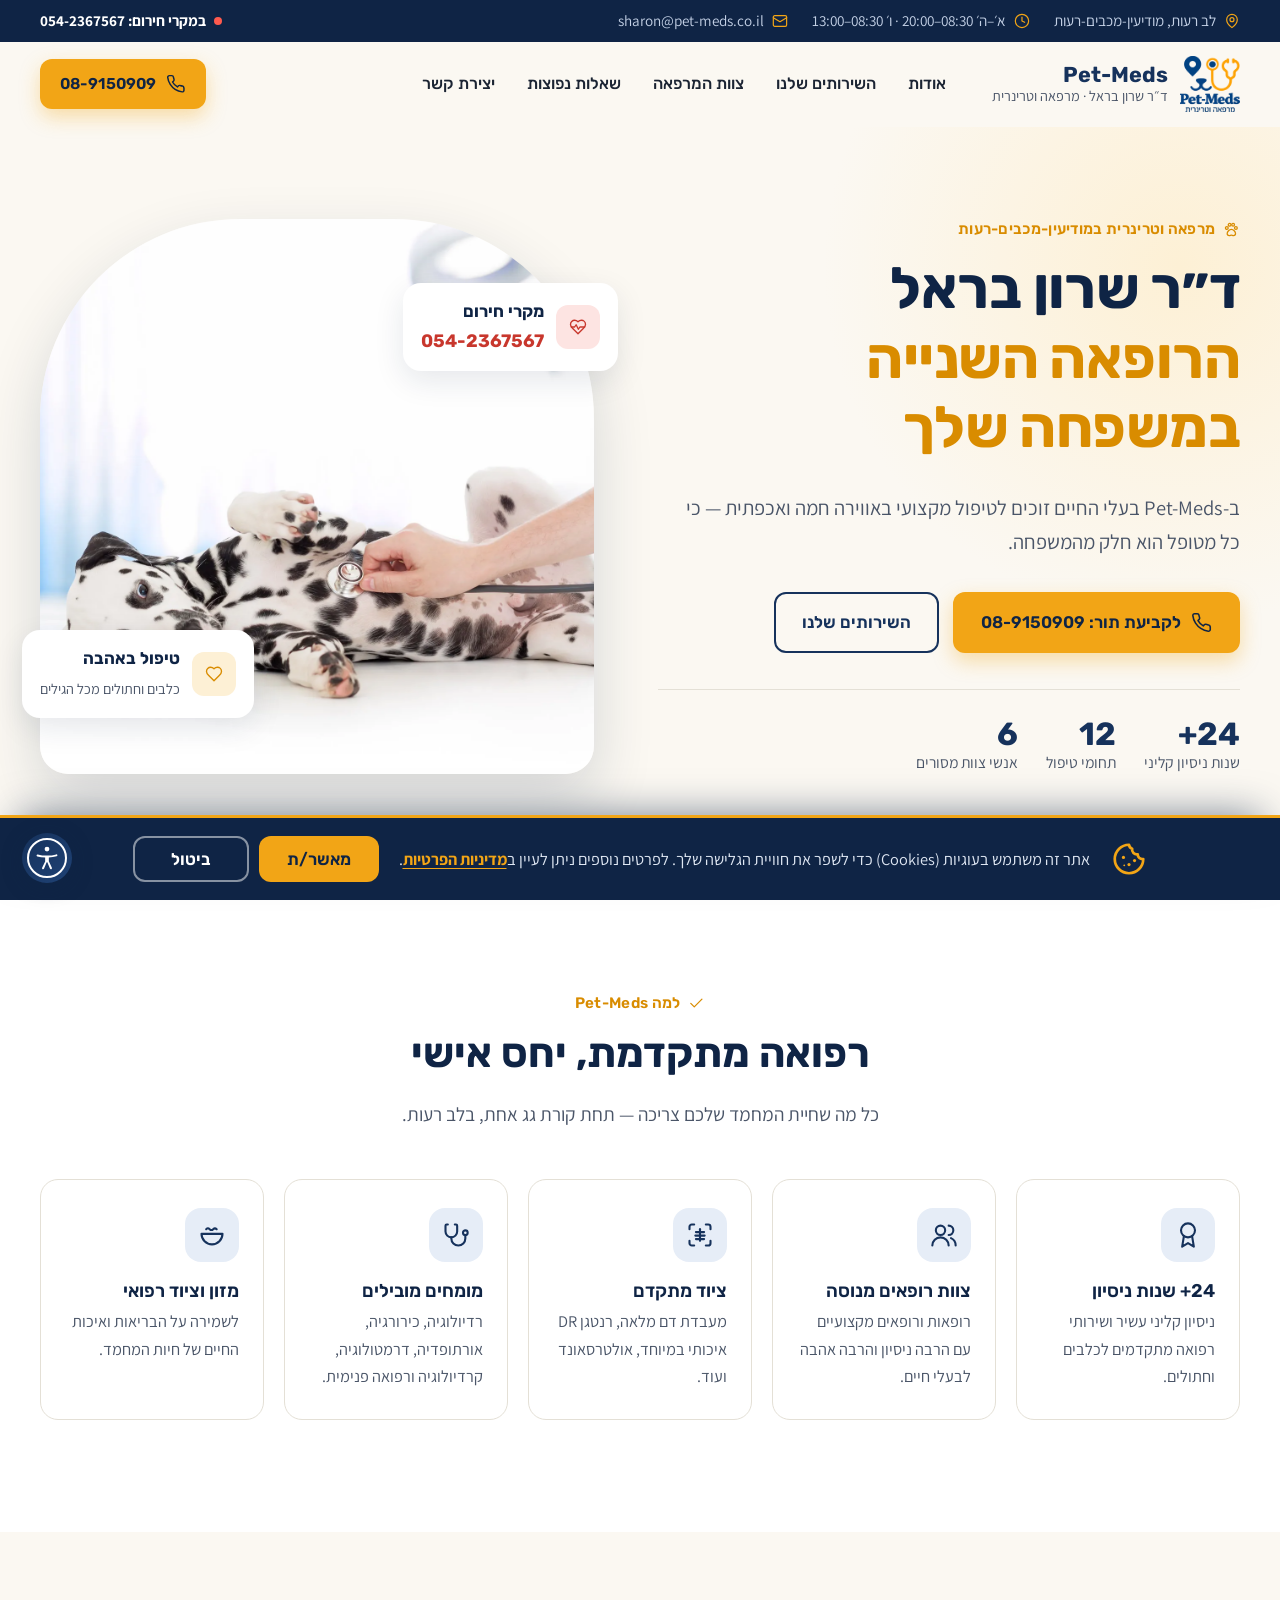
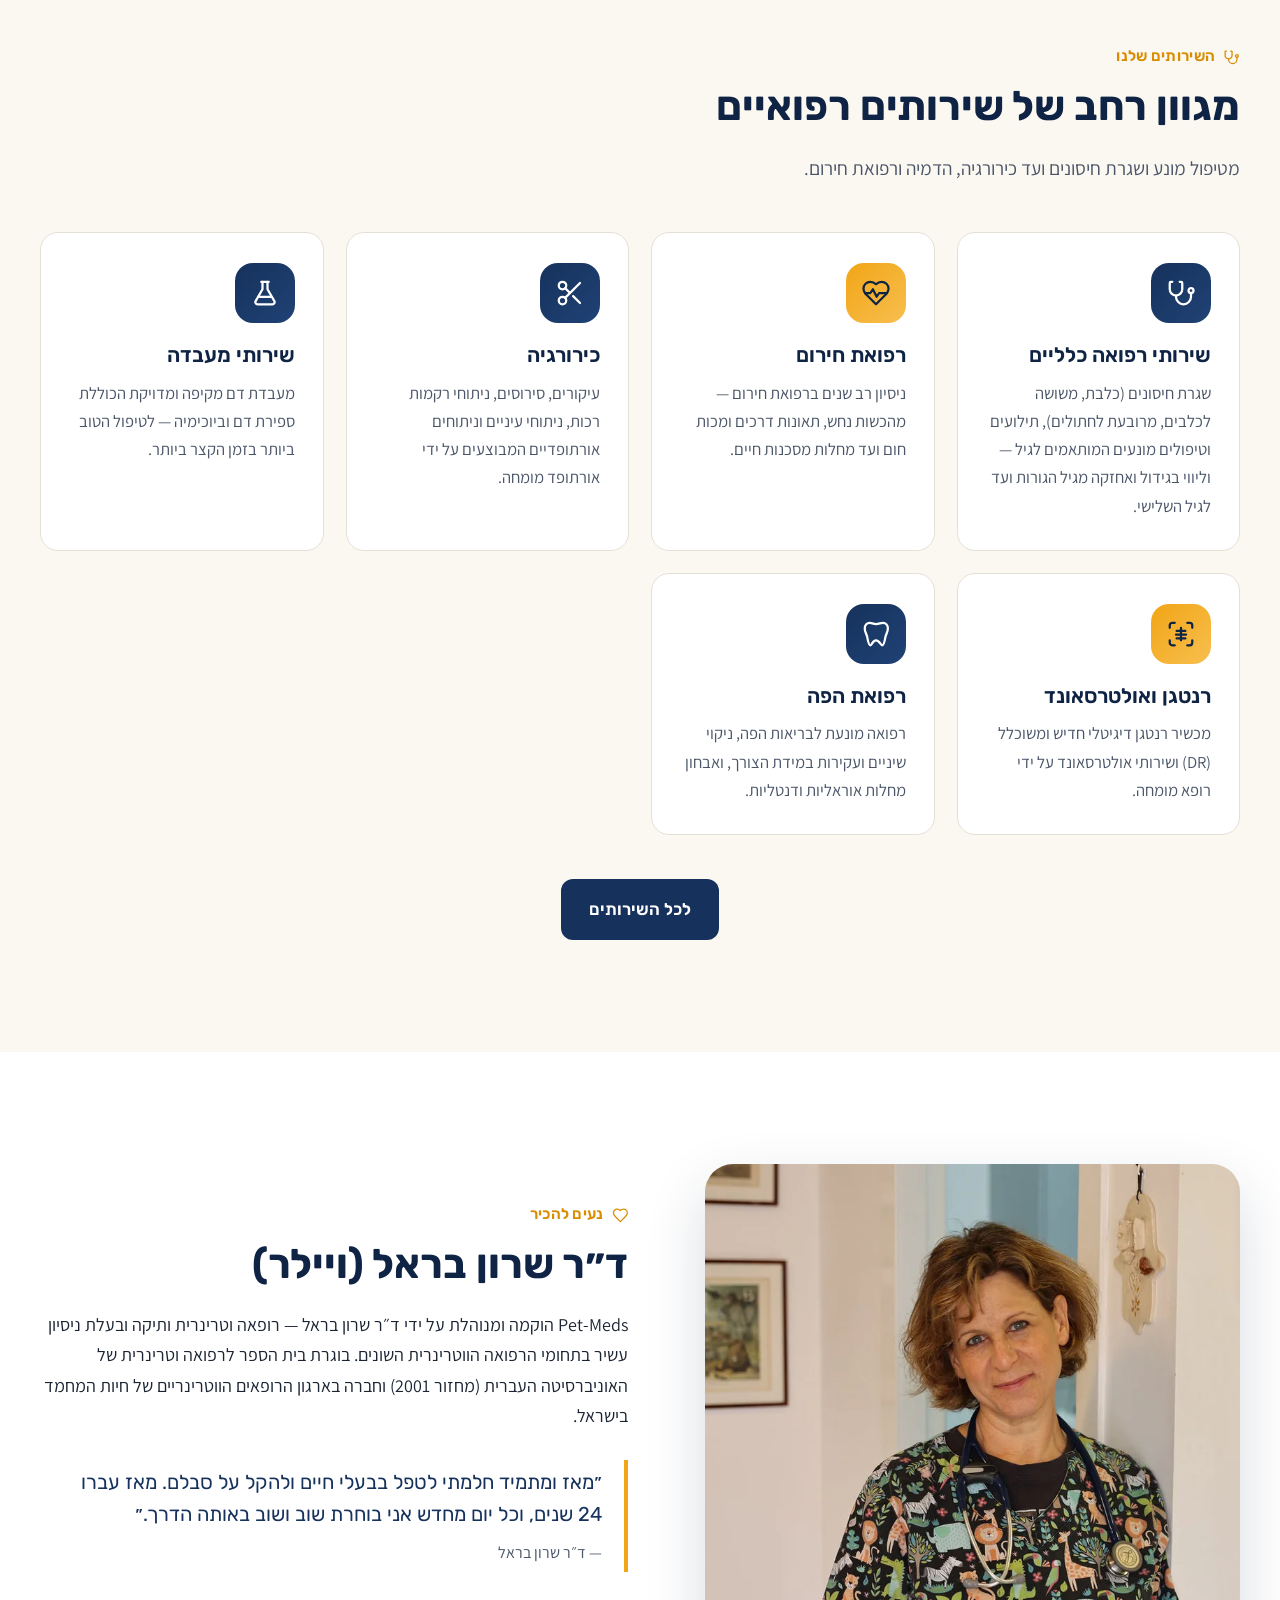
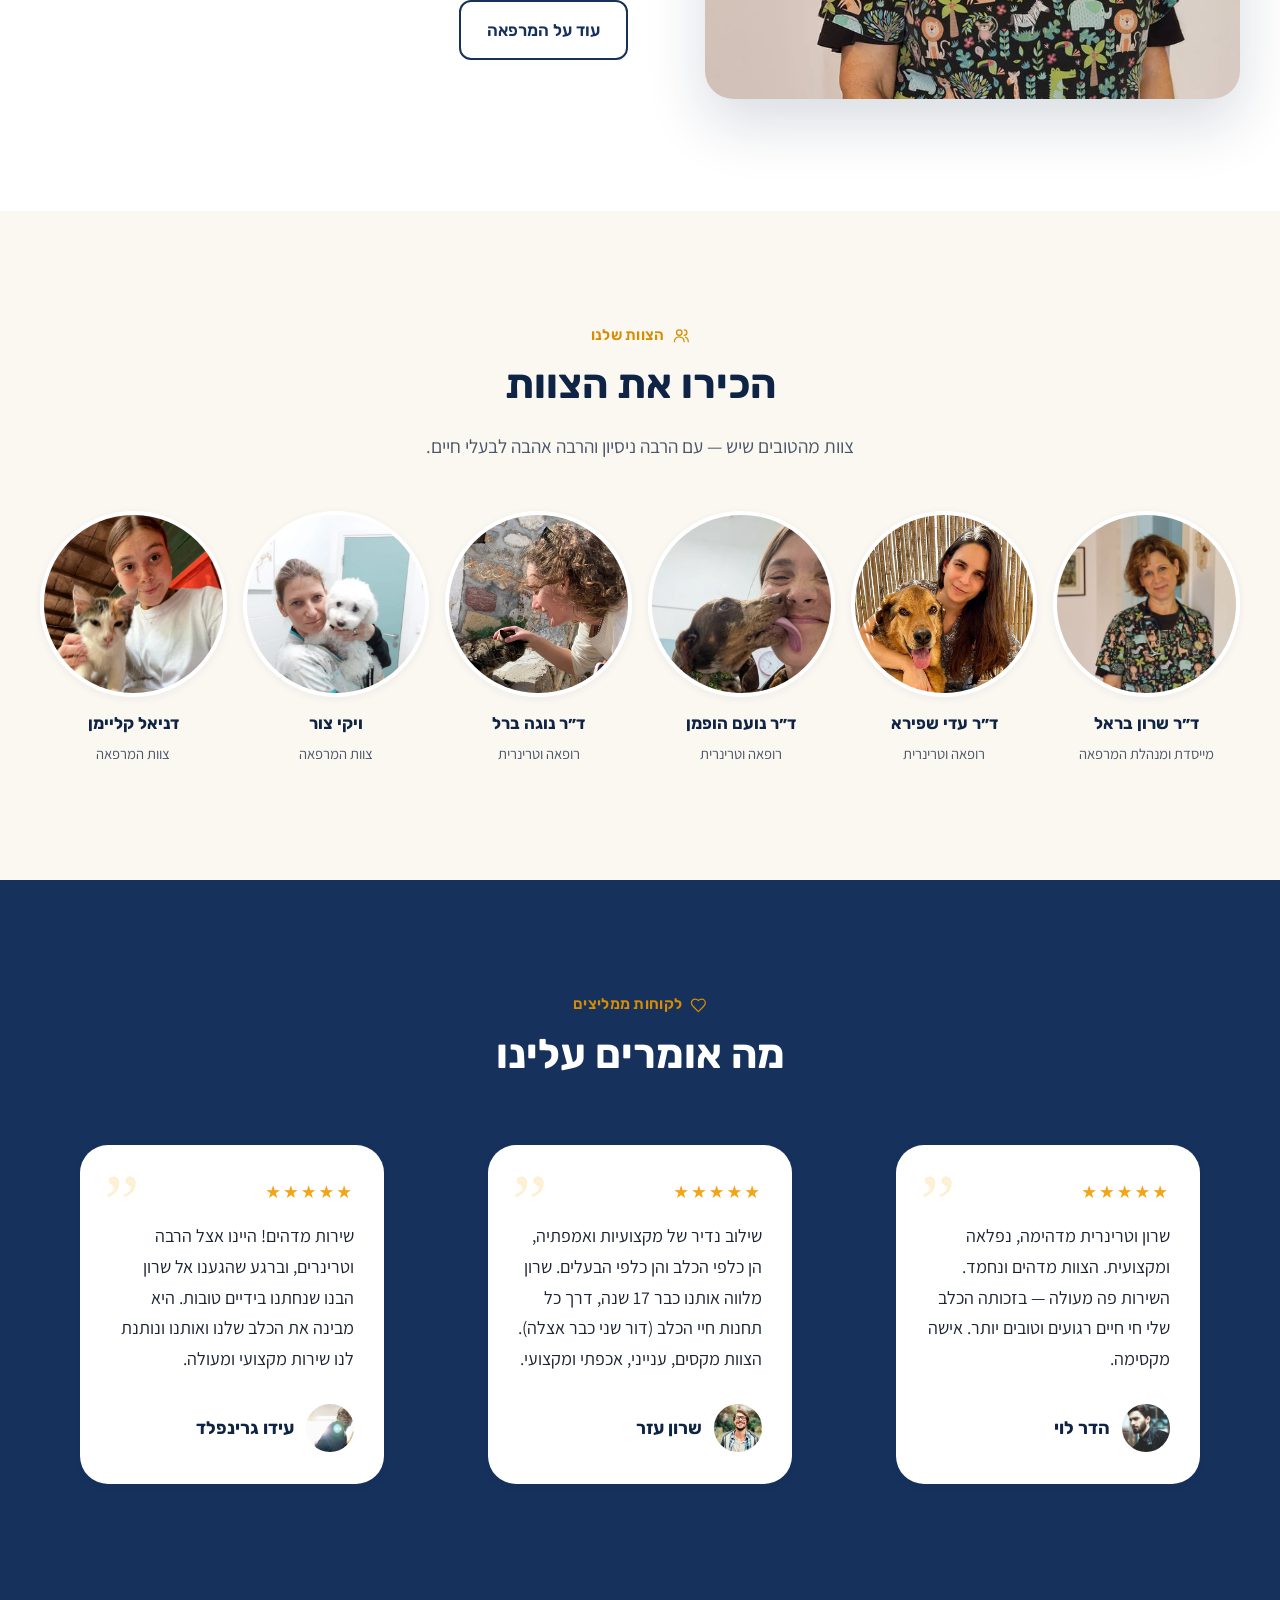
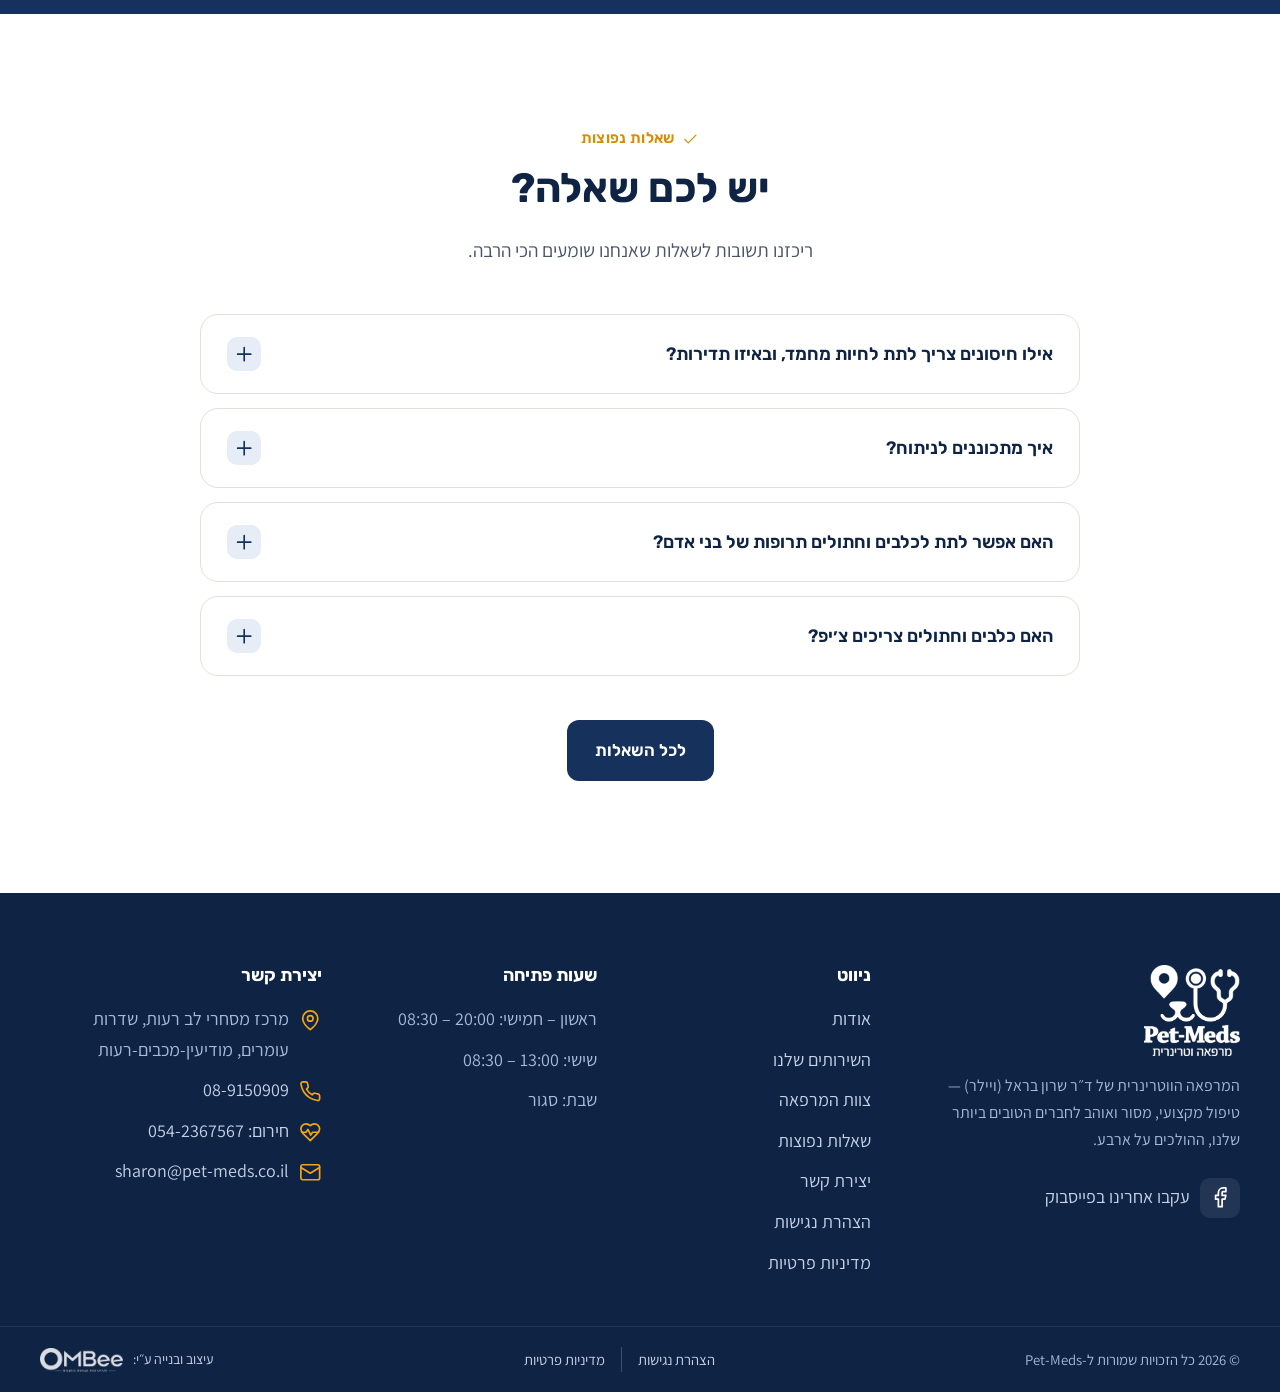
<file: index.html>
<!doctype html>
<html lang="he" dir="rtl">
<head>
  <meta charset="utf-8">
  <meta name="viewport" content="width=device-width, initial-scale=1">
  <title>Pet-Meds | וטרינר במודיעין — ד״ר שרון בראל, מכבים רעות</title>
  <meta name="description" content="המרפאה הווטרינרית של ד״ר שרון בראל (ויילר) בלב רעות, מודיעין-מכבים-רעות. למעלה מ-24 שנות ניסיון, ציוד מתקדם, כירורגיה, מעבדה, רנטגן ורפואת חירום לכלבים וחתולים.">
  <meta property="og:title" content="Pet-Meds | וטרינר במודיעין — ד״ר שרון בראל, מכבים רעות">
  <meta property="og:description" content="המרפאה הווטרינרית של ד״ר שרון בראל (ויילר) בלב רעות, מודיעין-מכבים-רעות. למעלה מ-24 שנות ניסיון, ציוד מתקדם, כירורגיה, מעבדה, רנטגן ורפואת חירום לכלבים וחתולים.">
  <meta property="og:type" content="website">
  <meta property="og:locale" content="he_IL">
  <meta property="og:image" content="img/hero.webp">
  <meta name="theme-color" content="#16325c">
  <link rel="canonical" href="https://www.pet-meds.co.il/">
  <link rel="icon" href="img/logo-Pet-Meds.webp">
  <link rel="preconnect" href="https://fonts.googleapis.com">
  <link rel="preconnect" href="https://fonts.gstatic.com" crossorigin>
  <link href="https://fonts.googleapis.com/css2?family=Assistant:wght@400;600;700&family=Rubik:wght@500;600;700&display=swap" rel="stylesheet">
  <link rel="stylesheet" href="css/style.css">

  <script type="application/ld+json">
  {"@context":"https://schema.org","@type":"VeterinaryCare","name":"Pet-Meds — המרפאה הווטרינרית של ד״ר שרון בראל","url":"https://www.pet-meds.co.il","telephone":"+972-8-9150909","email":"sharon@pet-meds.co.il","image":"https://www.pet-meds.co.il/img/logo-Pet-Meds.webp","address":{"@type":"PostalAddress","streetAddress":"מרכז מסחרי לב רעות, שדרות עומרים","addressLocality":"מודיעין-מכבים-רעות","addressCountry":"IL"},"openingHoursSpecification":[{"@type":"OpeningHoursSpecification","dayOfWeek":["Sunday","Monday","Tuesday","Wednesday","Thursday"],"opens":"08:30","closes":"20:00"},{"@type":"OpeningHoursSpecification","dayOfWeek":"Friday","opens":"08:30","closes":"13:00"}]}
  </script>
</head>
<body>
<a class="skip-link" href="#main">דילוג לתוכן הראשי</a>
<div class="topbar">
  <div class="container">
    <div class="topbar__info">
      <span class="topbar__item"><svg class="icon" viewBox="0 0 24 24" aria-hidden="true" focusable="false"><path d="M20 10c0 6-8 12-8 12s-8-6-8-12a8 8 0 0 1 16 0Z"/><circle cx="12" cy="10" r="3"/></svg> לב רעות, מודיעין-מכבים-רעות</span>
      <span class="topbar__item"><svg class="icon" viewBox="0 0 24 24" aria-hidden="true" focusable="false"><circle cx="12" cy="12" r="10"/><path d="M12 6v6l4 2"/></svg> א׳–ה׳ 08:30–20:00 · ו׳ 08:30–13:00</span>
      <a class="topbar__item" href="mailto:sharon@pet-meds.co.il"><svg class="icon" viewBox="0 0 24 24" aria-hidden="true" focusable="false"><rect x="2" y="4" width="20" height="16" rx="2"/><path d="m22 7-10 6L2 7"/></svg> sharon@pet-meds.co.il</a>
    </div>
    <a class="topbar__emergency" href="tel:0542367567"><span class="dot" aria-hidden="true"></span> במקרי חירום: 054-2367567</a>
  </div>
</div>
<header class="header">
  <div class="container">
    <button class="nav-toggle" type="button" aria-label="פתיחת תפריט" aria-controls="drawer" aria-expanded="false"><svg class="icon" viewBox="0 0 24 24" aria-hidden="true" focusable="false"><path d="M4 6h16M4 12h16M4 18h16"/></svg></button>
    <a class="brand" href="index.html" aria-label="Pet-Meds — לעמוד הבית">
      <img src="img/logo-Pet-Meds.webp" alt="" width="60" height="60">
      <span class="brand__text">
        <span class="brand__name">Pet-Meds</span>
        <span class="brand__sub">ד״ר שרון בראל · מרפאה וטרינרית</span>
      </span>
    </a>
    <nav class="nav" id="main-nav" aria-label="ניווט ראשי">
      <a href="about.html">אודות</a>
      <a href="services.html">השירותים שלנו</a>
      <a href="team.html">צוות המרפאה</a>
      <a href="faq.html">שאלות נפוצות</a>
      <a href="contact.html">יצירת קשר</a>
    </nav>
    <div class="header__cta">
      <a class="btn btn--primary btn--sm" href="tel:089150909"><svg class="icon" viewBox="0 0 24 24" aria-hidden="true" focusable="false"><path d="M22 16.9v3a2 2 0 0 1-2.2 2 19.8 19.8 0 0 1-8.6-3.1 19.5 19.5 0 0 1-6-6A19.8 19.8 0 0 1 2.1 4.2 2 2 0 0 1 4.1 2h3a2 2 0 0 1 2 1.7c.1.9.4 1.8.7 2.7a2 2 0 0 1-.5 2.1L8 9.8a16 16 0 0 0 6 6l1.3-1.3a2 2 0 0 1 2.1-.4c.9.3 1.8.6 2.7.7a2 2 0 0 1 1.7 2Z"/></svg> 08-9150909</a>
    </div>
  </div>
</header>
<main id="main">

<section class="hero">
  <div class="container">
    <div class="hero__text">
      <span class="eyebrow"><svg class="icon" viewBox="0 0 24 24" aria-hidden="true" focusable="false"><circle cx="5.5" cy="10" r="2"/><circle cx="9.5" cy="5.5" r="2"/><circle cx="14.5" cy="5.5" r="2"/><circle cx="18.5" cy="10" r="2"/><path d="M12 12c-2.8 0-6 3.4-6 6 0 1.7 1.3 3 3 3 1.2 0 2-.6 3-.6s1.8.6 3 .6c1.7 0 3-1.3 3-3 0-2.6-3.2-6-6-6Z"/></svg> מרפאה וטרינרית במודיעין-מכבים-רעות</span>
      <h1>ד״ר שרון בראל <span class="accent">הרופאה השנייה במשפחה שלך</span></h1>
      <p class="hero__lead">ב-Pet-Meds בעלי החיים זוכים לטיפול מקצועי באווירה חמה ואכפתית — כי כל מטופל הוא חלק מהמשפחה.</p>
      <div class="hero__actions">
        <a class="btn btn--primary" href="tel:089150909"><svg class="icon" viewBox="0 0 24 24" aria-hidden="true" focusable="false"><path d="M22 16.9v3a2 2 0 0 1-2.2 2 19.8 19.8 0 0 1-8.6-3.1 19.5 19.5 0 0 1-6-6A19.8 19.8 0 0 1 2.1 4.2 2 2 0 0 1 4.1 2h3a2 2 0 0 1 2 1.7c.1.9.4 1.8.7 2.7a2 2 0 0 1-.5 2.1L8 9.8a16 16 0 0 0 6 6l1.3-1.3a2 2 0 0 1 2.1-.4c.9.3 1.8.6 2.7.7a2 2 0 0 1 1.7 2Z"/></svg> לקביעת תור: 08-9150909</a>
        <a class="btn btn--ghost" href="services.html">השירותים שלנו</a>
      </div>
      <div class="hero__stats">
        <div><div class="stat__num">24+</div><div class="stat__label">שנות ניסיון קליני</div></div>
        <div><div class="stat__num">12</div><div class="stat__label">תחומי טיפול</div></div>
        <div><div class="stat__num">6</div><div class="stat__label">אנשי צוות מסורים</div></div>
      </div>
    </div>
    <div class="hero__media">
      <img class="hero__img" src="img/hero.webp" alt="ווטרינר בודק כלב דלמטי עם סטטוסקופ" width="2000" height="1312" fetchpriority="high">
      <div class="hero__badge hero__badge--a"><span class="ico"><svg class="icon" viewBox="0 0 24 24" aria-hidden="true" focusable="false"><path d="M19 14c1.5-1.5 3-3.2 3-5.5A5.5 5.5 0 0 0 16.5 3c-1.8 0-3 .5-4.5 2-1.5-1.5-2.7-2-4.5-2A5.5 5.5 0 0 0 2 8.5c0 2.3 1.5 4 3 5.5l7 7Z"/></svg></span><div><strong>טיפול באהבה</strong><span>כלבים וחתולים מכל הגילים</span></div></div>
      <div class="hero__badge hero__badge--b"><span class="ico"><svg class="icon" viewBox="0 0 24 24" aria-hidden="true" focusable="false"><path d="M19 14c1.5-1.5 3-3.2 3-5.5A5.5 5.5 0 0 0 16.5 3c-1.8 0-3 .5-4.5 2-1.5-1.5-2.7-2-4.5-2A5.5 5.5 0 0 0 2 8.5c0 2.3 1.5 4 3 5.5l7 7Z"/><path d="M3.2 12h4.3l2-3 3 6 2-3h6.3"/></svg></span><div><strong>מקרי חירום</strong><a href="tel:0542367567">054-2367567</a></div></div>
    </div>
  </div>
</section>

<section class="section section--white">
  <div class="container">
    <div class="section-head section-head--center">
      <span class="eyebrow"><svg class="icon" viewBox="0 0 24 24" aria-hidden="true" focusable="false"><path d="M20 6 9 17l-5-5"/></svg> למה Pet-Meds</span>
      <h2>רפואה מתקדמת, יחס אישי</h2>
      <p>כל מה שחיית המחמד שלכם צריכה — תחת קורת גג אחת, בלב רעות.</p>
    </div>
    <div class="features">
      <div class="feature reveal"><div class="feature__ico"><svg class="icon" viewBox="0 0 24 24" aria-hidden="true" focusable="false"><circle cx="12" cy="8" r="6"/><path d="M15.5 13 17 22l-5-3-5 3 1.5-9"/></svg></div><h3>24+ שנות ניסיון</h3><p>ניסיון קליני עשיר ושירותי רפואה מתקדמים לכלבים וחתולים.</p></div>
      <div class="feature reveal"><div class="feature__ico"><svg class="icon" viewBox="0 0 24 24" aria-hidden="true" focusable="false"><circle cx="9" cy="8" r="4"/><path d="M2 21a7 7 0 0 1 14 0"/><path d="M16 4a4 4 0 0 1 0 8"/><path d="M22 21a7 7 0 0 0-4-6.3"/></svg></div><h3>צוות רופאים מנוסה</h3><p>רופאות ורופאים מקצועיים עם הרבה ניסיון והרבה אהבה לבעלי חיים.</p></div>
      <div class="feature reveal"><div class="feature__ico"><svg class="icon" viewBox="0 0 24 24" aria-hidden="true" focusable="false"><path d="M3 7V5a2 2 0 0 1 2-2h2"/><path d="M17 3h2a2 2 0 0 1 2 2v2"/><path d="M21 17v2a2 2 0 0 1-2 2h-2"/><path d="M7 21H5a2 2 0 0 1-2-2v-2"/><path d="M12 7v10"/><path d="M8.5 9.5h7M8 12.5h8M8.5 15.5h7"/></svg></div><h3>ציוד מתקדם</h3><p>מעבדת דם מלאה, רנטגן DR איכותי במיוחד, אולטרסאונד ועוד.</p></div>
      <div class="feature reveal"><div class="feature__ico"><svg class="icon" viewBox="0 0 24 24" aria-hidden="true" focusable="false"><path d="M5 3H4a1 1 0 0 0-1 1v5a5 5 0 0 0 10 0V4a1 1 0 0 0-1-1h-1"/><path d="M8 14v1a6 6 0 0 0 12 0v-3"/><circle cx="20" cy="10" r="2"/></svg></div><h3>מומחים מובילים</h3><p>רדיולוגיה, כירורגיה, אורתופדיה, דרמטולוגיה, קרדיולוגיה ורפואה פנימית.</p></div>
      <div class="feature reveal"><div class="feature__ico"><svg class="icon" viewBox="0 0 24 24" aria-hidden="true" focusable="false"><path d="M3 11h18a9 9 0 0 1-18 0Z"/><path d="M7 7c1-1 2-1 3 0s2 1 3 0 2-1 3 0"/></svg></div><h3>מזון וציוד רפואי</h3><p>לשמירה על הבריאות ואיכות החיים של חיות המחמד.</p></div>
    </div>
  </div>
</section>

<section class="section">
  <div class="container">
    <div class="section-head">
      <span class="eyebrow"><svg class="icon" viewBox="0 0 24 24" aria-hidden="true" focusable="false"><path d="M5 3H4a1 1 0 0 0-1 1v5a5 5 0 0 0 10 0V4a1 1 0 0 0-1-1h-1"/><path d="M8 14v1a6 6 0 0 0 12 0v-3"/><circle cx="20" cy="10" r="2"/></svg> השירותים שלנו</span>
      <h2>מגוון רחב של שירותים רפואיים</h2>
      <p>מטיפול מונע ושגרת חיסונים ועד כירורגיה, הדמיה ורפואת חירום.</p>
    </div>
    <div class="services">
      <article class="service reveal">
        <div class="service__ico"><svg class="icon" viewBox="0 0 24 24" aria-hidden="true" focusable="false"><path d="M5 3H4a1 1 0 0 0-1 1v5a5 5 0 0 0 10 0V4a1 1 0 0 0-1-1h-1"/><path d="M8 14v1a6 6 0 0 0 12 0v-3"/><circle cx="20" cy="10" r="2"/></svg></div>
        <h3>שירותי רפואה כלליים</h3>
        <p>שגרת חיסונים (כלבת, משושה לכלבים, מרובעת לחתולים), תילועים וטיפולים מונעים המותאמים לגיל — וליווי בגידול ואחזקה מגיל הגורות ועד לגיל השלישי.</p>
      </article>
      <article class="service reveal">
        <div class="service__ico"><svg class="icon" viewBox="0 0 24 24" aria-hidden="true" focusable="false"><path d="M19 14c1.5-1.5 3-3.2 3-5.5A5.5 5.5 0 0 0 16.5 3c-1.8 0-3 .5-4.5 2-1.5-1.5-2.7-2-4.5-2A5.5 5.5 0 0 0 2 8.5c0 2.3 1.5 4 3 5.5l7 7Z"/><path d="M3.2 12h4.3l2-3 3 6 2-3h6.3"/></svg></div>
        <h3>רפואת חירום</h3>
        <p>ניסיון רב שנים ברפואת חירום — מהכשות נחש, תאונות דרכים ומכות חום ועד מחלות מסכנות חיים.</p>
      </article>
      <article class="service reveal">
        <div class="service__ico"><svg class="icon" viewBox="0 0 24 24" aria-hidden="true" focusable="false"><circle cx="6" cy="6" r="3"/><circle cx="6" cy="18" r="3"/><path d="M20 4 8.1 15.9"/><path d="M14.5 14.5 20 20"/><path d="M8.1 8.1 12 12"/></svg></div>
        <h3>כירורגיה</h3>
        <p>עיקורים, סירוסים, ניתוחי רקמות רכות, ניתוחי עיניים וניתוחים אורתופדיים המבוצעים על ידי אורתופד מומחה.</p>
      </article>
      <article class="service reveal">
        <div class="service__ico"><svg class="icon" viewBox="0 0 24 24" aria-hidden="true" focusable="false"><path d="M9 3h6"/><path d="M10 3v6L4.5 18.5A1.7 1.7 0 0 0 6 21h12a1.7 1.7 0 0 0 1.5-2.5L14 9V3"/><path d="M7 15h10"/></svg></div>
        <h3>שירותי מעבדה</h3>
        <p>מעבדת דם מקיפה ומדויקת הכוללת ספירת דם וביוכימיה — לטיפול הטוב ביותר בזמן הקצר ביותר.</p>
      </article>
      <article class="service reveal">
        <div class="service__ico"><svg class="icon" viewBox="0 0 24 24" aria-hidden="true" focusable="false"><path d="M3 7V5a2 2 0 0 1 2-2h2"/><path d="M17 3h2a2 2 0 0 1 2 2v2"/><path d="M21 17v2a2 2 0 0 1-2 2h-2"/><path d="M7 21H5a2 2 0 0 1-2-2v-2"/><path d="M12 7v10"/><path d="M8.5 9.5h7M8 12.5h8M8.5 15.5h7"/></svg></div>
        <h3>רנטגן ואולטרסאונד</h3>
        <p>מכשיר רנטגן דיגיטלי חדיש ומשוכלל (DR) ושירותי אולטרסאונד על ידי רופא מומחה.</p>
      </article>
      <article class="service reveal">
        <div class="service__ico"><svg class="icon" viewBox="0 0 24 24" aria-hidden="true" focusable="false"><path d="M7 3c-2.5 0-4 2-4 4.5 0 3 1.5 4.5 2 7 .5 3 1 6.5 2.5 6.5S9 17 12 17s3.5 4 5 4 2-3.5 2.5-6.5c.5-2.5 2-4 2-7C21.5 5 20 3 17.5 3c-2 0-3 1-5.5 1S9 3 7 3Z"/></svg></div>
        <h3>רפואת הפה</h3>
        <p>רפואה מונעת לבריאות הפה, ניקוי שיניים ועקירות במידת הצורך, ואבחון מחלות אוראליות ודנטליות.</p>
      </article>
    </div>
    <div class="section-cta"><a class="btn btn--navy" href="services.html">לכל השירותים</a></div>
  </div>
</section>

<section class="section section--white">
  <div class="container split">
    <div class="split__media reveal">
      <img src="img/team-sharon.webp" alt="ד״ר שרון בראל במרפאה" width="900" height="765" loading="lazy">
    </div>
    <div class="reveal">
      <span class="eyebrow"><svg class="icon" viewBox="0 0 24 24" aria-hidden="true" focusable="false"><path d="M19 14c1.5-1.5 3-3.2 3-5.5A5.5 5.5 0 0 0 16.5 3c-1.8 0-3 .5-4.5 2-1.5-1.5-2.7-2-4.5-2A5.5 5.5 0 0 0 2 8.5c0 2.3 1.5 4 3 5.5l7 7Z"/></svg> נעים להכיר</span>
      <h2>ד״ר שרון בראל (ויילר)</h2>
      <p>Pet-Meds הוקמה ומנוהלת על ידי ד״ר שרון בראל — רופאה וטרינרית ותיקה ובעלת ניסיון עשיר בתחומי הרפואה הווטרינרית השונים. בוגרת בית הספר לרפואה וטרינרית של האוניברסיטה העברית (מחזור 2001) וחברה בארגון הרופאים הווטרינריים של חיות המחמד בישראל.</p>
      <blockquote class="quote">
        ״מאז ומתמיד חלמתי לטפל בבעלי חיים ולהקל על סבלם. מאז עברו 24 שנים, וכל יום מחדש אני בוחרת שוב ושוב באותה הדרך.״
        <cite>— ד״ר שרון בראל</cite>
      </blockquote>
      <a class="btn btn--ghost" href="about.html">עוד על המרפאה</a>
    </div>
  </div>
</section>

<section class="section">
  <div class="container">
    <div class="section-head section-head--center">
      <span class="eyebrow"><svg class="icon" viewBox="0 0 24 24" aria-hidden="true" focusable="false"><circle cx="9" cy="8" r="4"/><path d="M2 21a7 7 0 0 1 14 0"/><path d="M16 4a4 4 0 0 1 0 8"/><path d="M22 21a7 7 0 0 0-4-6.3"/></svg> הצוות שלנו</span>
      <h2>הכירו את הצוות</h2>
      <p>צוות מהטובים שיש — עם הרבה ניסיון והרבה אהבה לבעלי חיים.</p>
    </div>
    <div class="team-strip">
      <a class="reveal" href="team.html#sharon"><img src="img/team-sharon.webp" alt="" loading="lazy"><strong>ד״ר שרון בראל</strong><span>מייסדת ומנהלת המרפאה</span></a>
      <a class="reveal" href="team.html#adi"><img src="img/team-adi.webp" alt="" loading="lazy"><strong>ד״ר עדי שפירא</strong><span>רופאה וטרינרית</span></a>
      <a class="reveal" href="team.html#noam"><img src="img/team-noam.webp" alt="" loading="lazy"><strong>ד״ר נועם הופמן</strong><span>רופאה וטרינרית</span></a>
      <a class="reveal" href="team.html#noga"><img src="img/team-noga.webp" alt="" loading="lazy"><strong>ד״ר נוגה ברל</strong><span>רופאה וטרינרית</span></a>
      <a class="reveal" href="team.html#vicky"><img src="img/team-vicky.webp" alt="" loading="lazy"><strong>ויקי צור</strong><span>צוות המרפאה</span></a>
      <a class="reveal" href="team.html#daniel"><img src="img/team-daniel.webp" alt="" loading="lazy"><strong>דניאל קליימן</strong><span>צוות המרפאה</span></a>
    </div>
  </div>
</section>

<section class="section section--navy">
  <div class="container">
    <div class="section-head section-head--center">
      <span class="eyebrow"><svg class="icon" viewBox="0 0 24 24" aria-hidden="true" focusable="false"><path d="M19 14c1.5-1.5 3-3.2 3-5.5A5.5 5.5 0 0 0 16.5 3c-1.8 0-3 .5-4.5 2-1.5-1.5-2.7-2-4.5-2A5.5 5.5 0 0 0 2 8.5c0 2.3 1.5 4 3 5.5l7 7Z"/></svg> לקוחות ממליצים</span>
      <h2>מה אומרים עלינו</h2>
    </div>
    <div class="reviews">
      <figure class="review reveal">
        <span class="review__mark" aria-hidden="true">”</span>
        <div class="review__stars" aria-label="5 כוכבים">★★★★★</div>
        <blockquote style="margin:0"><p>שרון וטרינרית מדהימה, נפלאה ומקצועית. הצוות מדהים ונחמד. השירות פה מעולה — בזכותה הכלב שלי חי חיים רגועים וטובים יותר. אישה מקסימה.</p></blockquote>
        <figcaption class="review__author"><img src="img/review-1.webp" alt="" width="48" height="48" loading="lazy"><strong>הדר לוי</strong></figcaption>
      </figure>
      <figure class="review reveal">
        <span class="review__mark" aria-hidden="true">”</span>
        <div class="review__stars" aria-label="5 כוכבים">★★★★★</div>
        <blockquote style="margin:0"><p>שילוב נדיר של מקצועיות ואמפתיה, הן כלפי הכלב והן כלפי הבעלים. שרון מלווה אותנו כבר 17 שנה, דרך כל תחנות חיי הכלב (דור שני כבר אצלה). הצוות מקסים, ענייני, אכפתי ומקצועי.</p></blockquote>
        <figcaption class="review__author"><img src="img/review-2.webp" alt="" width="48" height="48" loading="lazy"><strong>שרון עזר</strong></figcaption>
      </figure>
      <figure class="review reveal">
        <span class="review__mark" aria-hidden="true">”</span>
        <div class="review__stars" aria-label="5 כוכבים">★★★★★</div>
        <blockquote style="margin:0"><p>שירות מדהים! היינו אצל הרבה וטרינרים, וברגע שהגענו אל שרון הבנו שנחתנו בידיים טובות. היא מבינה את הכלב שלנו ואותנו ונותנת לנו שירות מקצועי ומעולה.</p></blockquote>
        <figcaption class="review__author"><img src="img/review-3.webp" alt="" width="48" height="48" loading="lazy"><strong>עידו גרינפלד</strong></figcaption>
      </figure>
    </div>
  </div>
</section>

<section class="section section--white">
  <div class="container">
    <div class="section-head section-head--center">
      <span class="eyebrow"><svg class="icon" viewBox="0 0 24 24" aria-hidden="true" focusable="false"><path d="M20 6 9 17l-5-5"/></svg> שאלות נפוצות</span>
      <h2>יש לכם שאלה?</h2>
      <p>ריכזנו תשובות לשאלות שאנחנו שומעים הכי הרבה.</p>
    </div>
    <div class="faq">
      <details data-cat="prevent">
        <summary>אילו חיסונים צריך לתת לחיות מחמד, ובאיזו תדירות?<span class="plus" aria-hidden="true"><svg class="icon" viewBox="0 0 24 24" aria-hidden="true" focusable="false"><path d="M12 5v14M5 12h14"/></svg></span></summary>
        <div class="faq__body">
    <h4>כלבים</h4>
    <ul>
      <li><strong>חיסון משושה:</strong> מגיל 6–8 שבועות, בשלוש מנות ראשונות, ולאחר מכן פעם בשנה.</li>
      <li><strong>חיסון כלבת:</strong> בגורים החיסון ניתן פעמיים בהפרש של חודש ויום, ולאחר מכן אחת לשנתיים.</li>
      <li><strong>תילועים:</strong> בגורים ניתנים פעמיים בהפרש של 10 ימים, ולאחר מכן אחת לחצי שנה כטיפול מונע.</li>
      <li><strong>תולעת הפארק (S. lupi):</strong> זריקה של חומר הנקרא דקטומקס, הניתנת כל חודשיים.</li>
      <li><strong>חיסון שעלת המכלאות:</strong> לפי הצורך.</li>
      <li>טיפול קבוע לאורך כל השנה נגד טפילים חיצוניים (פרעושים וקרציות).</li>
    </ul>
    <h4>חתולים</h4>
    <ul>
      <li><strong>חיסון מרובע:</strong> מגיל 8 שבועות, בשתי מנות ראשונות, ולאחר מכן פעם בשנה.</li>
      <li><strong>תילועים:</strong> בגורים ניתנים פעמיים בהפרש של 10 ימים, ולאחר מכן אחת לחצי שנה כטיפול מונע.</li>
      <li>טיפול קבוע לאורך כל השנה נגד פרעושים וקרציות — לחתולים שיוצאים מהבית.</li>
      <li><strong>חיסון נגד כלבת:</strong> אינו חובה על פי חוק, וניתן במקרים מיוחדים.</li>
    </ul></div>
      </details>
      <details data-cat="care">
        <summary>איך מתכוננים לניתוח?<span class="plus" aria-hidden="true"><svg class="icon" viewBox="0 0 24 24" aria-hidden="true" focusable="false"><path d="M12 5v14M5 12h14"/></svg></span></summary>
        <div class="faq__body"><p>לפני ניתוח חשוב להקפיד:</p><ul><li>צום של 8–12 שעות (מים — חופשי).</li><li>להביא היסטוריה רפואית עדכנית.</li><li>לקיים שיחה מקדימה עם הווטרינר לקבלת הנחיות נוספות.</li></ul></div>
      </details>
      <details data-cat="health">
        <summary>האם אפשר לתת לכלבים וחתולים תרופות של בני אדם?<span class="plus" aria-hidden="true"><svg class="icon" viewBox="0 0 24 24" aria-hidden="true" focusable="false"><path d="M12 5v14M5 12h14"/></svg></span></summary>
        <div class="faq__body"><p><strong>בשום אופן לא!</strong> רוב התרופות של בני אדם עלולות להיות רעילות ואף קטלניות לחיות מחמד. בכל מקרה של צורך בטיפול תרופתי, יש להיוועץ בווטרינר.</p></div>
      </details>
      <details data-cat="prevent">
        <summary>האם כלבים וחתולים צריכים צ׳יפ?<span class="plus" aria-hidden="true"><svg class="icon" viewBox="0 0 24 24" aria-hidden="true" focusable="false"><path d="M12 5v14M5 12h14"/></svg></span></summary>
        <div class="faq__body"><p>כן. החוק בישראל מחייב סימון כלבים בצ׳יפ. גם לחתולים מומלץ לשים צ׳יפ, כדי להגדיל את הסיכוי לאתר אותם אם הם הולכים לאיבוד — אך בחתולים אין חוק בנושא.</p></div>
      </details>
    </div>
    <div class="section-cta"><a class="btn btn--navy" href="faq.html">לכל השאלות</a></div>
  </div>
</section>
</main>
<footer class="footer">
  <div class="container footer__grid">
    <div class="footer__brand">
      <img src="img/logo-Pet-Meds.webp" alt="Pet-Meds — מרפאה וטרינרית" width="72" height="72">
      <p>המרפאה הווטרינרית של ד״ר שרון בראל (ויילר) — טיפול מקצועי, מסור ואוהב לחברים הטובים ביותר שלנו, ההולכים על ארבע.</p>
      <a class="footer__social" href="https://www.facebook.com/petmeds2015" target="_blank" rel="noopener"><span class="ico"><svg class="icon" viewBox="0 0 24 24" aria-hidden="true" focusable="false"><path d="M18 2h-3a5 5 0 0 0-5 5v3H7v4h3v8h4v-8h3l1-4h-4V7a1 1 0 0 1 1-1h3Z"/></svg></span> עקבו אחרינו בפייסבוק</a>
    </div>
    <div>
      <h4>ניווט</h4>
      <ul><li><a href="about.html">אודות</a></li><li><a href="services.html">השירותים שלנו</a></li><li><a href="team.html">צוות המרפאה</a></li><li><a href="faq.html">שאלות נפוצות</a></li><li><a href="contact.html">יצירת קשר</a></li><li><a href="accessibility.html">הצהרת נגישות</a></li><li><a href="privacy.html">מדיניות פרטיות</a></li></ul>
    </div>
    <div>
      <h4>שעות פתיחה</h4>
      <ul><li>ראשון – חמישי: <span dir="ltr">08:30 – 20:00</span></li><li>שישי: <span dir="ltr">08:30 – 13:00</span></li><li>שבת: <span dir="ltr">סגור</span></li></ul>
    </div>
    <div>
      <h4>יצירת קשר</h4>
      <ul class="footer__contact">
        <li><svg class="icon" viewBox="0 0 24 24" aria-hidden="true" focusable="false"><path d="M20 10c0 6-8 12-8 12s-8-6-8-12a8 8 0 0 1 16 0Z"/><circle cx="12" cy="10" r="3"/></svg> <span>מרכז מסחרי לב רעות, שדרות עומרים, מודיעין-מכבים-רעות</span></li>
        <li><svg class="icon" viewBox="0 0 24 24" aria-hidden="true" focusable="false"><path d="M22 16.9v3a2 2 0 0 1-2.2 2 19.8 19.8 0 0 1-8.6-3.1 19.5 19.5 0 0 1-6-6A19.8 19.8 0 0 1 2.1 4.2 2 2 0 0 1 4.1 2h3a2 2 0 0 1 2 1.7c.1.9.4 1.8.7 2.7a2 2 0 0 1-.5 2.1L8 9.8a16 16 0 0 0 6 6l1.3-1.3a2 2 0 0 1 2.1-.4c.9.3 1.8.6 2.7.7a2 2 0 0 1 1.7 2Z"/></svg> <a href="tel:089150909">08-9150909</a></li>
        <li><svg class="icon" viewBox="0 0 24 24" aria-hidden="true" focusable="false"><path d="M19 14c1.5-1.5 3-3.2 3-5.5A5.5 5.5 0 0 0 16.5 3c-1.8 0-3 .5-4.5 2-1.5-1.5-2.7-2-4.5-2A5.5 5.5 0 0 0 2 8.5c0 2.3 1.5 4 3 5.5l7 7Z"/><path d="M3.2 12h4.3l2-3 3 6 2-3h6.3"/></svg> <a href="tel:0542367567">חירום: 054-2367567</a></li>
        <li><svg class="icon" viewBox="0 0 24 24" aria-hidden="true" focusable="false"><rect x="2" y="4" width="20" height="16" rx="2"/><path d="m22 7-10 6L2 7"/></svg> <a href="mailto:sharon@pet-meds.co.il">sharon@pet-meds.co.il</a></li>
      </ul>
    </div>
  </div>
  <div class="footer__bottom">
    <div class="container">
      <span>© <span id="year">2026</span> כל הזכויות שמורות ל-Pet-Meds</span>
      <span class="footer__legal"><a href="accessibility.html">הצהרת נגישות</a><a href="privacy.html">מדיניות פרטיות</a></span>
      <a class="footer__credit" href="https://ombee.co.il" target="_blank" rel="noopener">עיצוב ובנייה ע״י: <img src="img/ombee-logo.webp" alt="OMBee — Graphic Design and UI/UX" width="800" height="230" loading="lazy"></a>
    </div>
  </div>
</footer>

<a class="fab" href="tel:0542367567"><svg class="icon" viewBox="0 0 24 24" aria-hidden="true" focusable="false"><path d="M22 16.9v3a2 2 0 0 1-2.2 2 19.8 19.8 0 0 1-8.6-3.1 19.5 19.5 0 0 1-6-6A19.8 19.8 0 0 1 2.1 4.2 2 2 0 0 1 4.1 2h3a2 2 0 0 1 2 1.7c.1.9.4 1.8.7 2.7a2 2 0 0 1-.5 2.1L8 9.8a16 16 0 0 0 6 6l1.3-1.3a2 2 0 0 1 2.1-.4c.9.3 1.8.6 2.7.7a2 2 0 0 1 1.7 2Z"/></svg> חירום</a>

<div class="drawer-overlay" hidden></div>
<aside class="drawer" id="drawer" aria-label="תפריט ניווט" hidden>
  <div class="drawer__head">
    <a class="brand" href="index.html" aria-label="Pet-Meds — לעמוד הבית">
      <img src="img/logo-Pet-Meds.webp" alt="" width="48" height="48">
      <span class="brand__name">Pet-Meds</span>
    </a>
    <button class="drawer__close" type="button" aria-label="סגירת תפריט"><svg class="icon" viewBox="0 0 24 24" aria-hidden="true" focusable="false"><path d="M18 6 6 18M6 6l12 12"/></svg></button>
  </div>
  <nav class="drawer__nav" aria-label="ניווט ראשי">
    <a href="about.html">אודות</a>
    <a href="services.html">השירותים שלנו</a>
    <a href="team.html">צוות המרפאה</a>
    <a href="faq.html">שאלות נפוצות</a>
    <a href="contact.html">יצירת קשר</a>
  </nav>
  <div class="drawer__foot">
    <div class="drawer__hours"><svg class="icon" viewBox="0 0 24 24" aria-hidden="true" focusable="false"><circle cx="12" cy="12" r="10"/><path d="M12 6v6l4 2"/></svg><span>א׳–ה׳ 08:30–20:00<br>ו׳ 08:30–13:00</span></div>
    <a class="btn btn--primary" href="tel:089150909"><svg class="icon" viewBox="0 0 24 24" aria-hidden="true" focusable="false"><path d="M22 16.9v3a2 2 0 0 1-2.2 2 19.8 19.8 0 0 1-8.6-3.1 19.5 19.5 0 0 1-6-6A19.8 19.8 0 0 1 2.1 4.2 2 2 0 0 1 4.1 2h3a2 2 0 0 1 2 1.7c.1.9.4 1.8.7 2.7a2 2 0 0 1-.5 2.1L8 9.8a16 16 0 0 0 6 6l1.3-1.3a2 2 0 0 1 2.1-.4c.9.3 1.8.6 2.7.7a2 2 0 0 1 1.7 2Z"/></svg> 08-9150909</a>
    <a class="btn drawer__emergency" href="tel:0542367567"><svg class="icon" viewBox="0 0 24 24" aria-hidden="true" focusable="false"><path d="M19 14c1.5-1.5 3-3.2 3-5.5A5.5 5.5 0 0 0 16.5 3c-1.8 0-3 .5-4.5 2-1.5-1.5-2.7-2-4.5-2A5.5 5.5 0 0 0 2 8.5c0 2.3 1.5 4 3 5.5l7 7Z"/><path d="M3.2 12h4.3l2-3 3 6 2-3h6.3"/></svg> חירום: 054-2367567</a>
  </div>
</aside>

<script src="js/accessibility.js"></script>
<script src="js/cookies.js"></script>
<script src="js/main.js"></script>
</body>
</html>
</file>
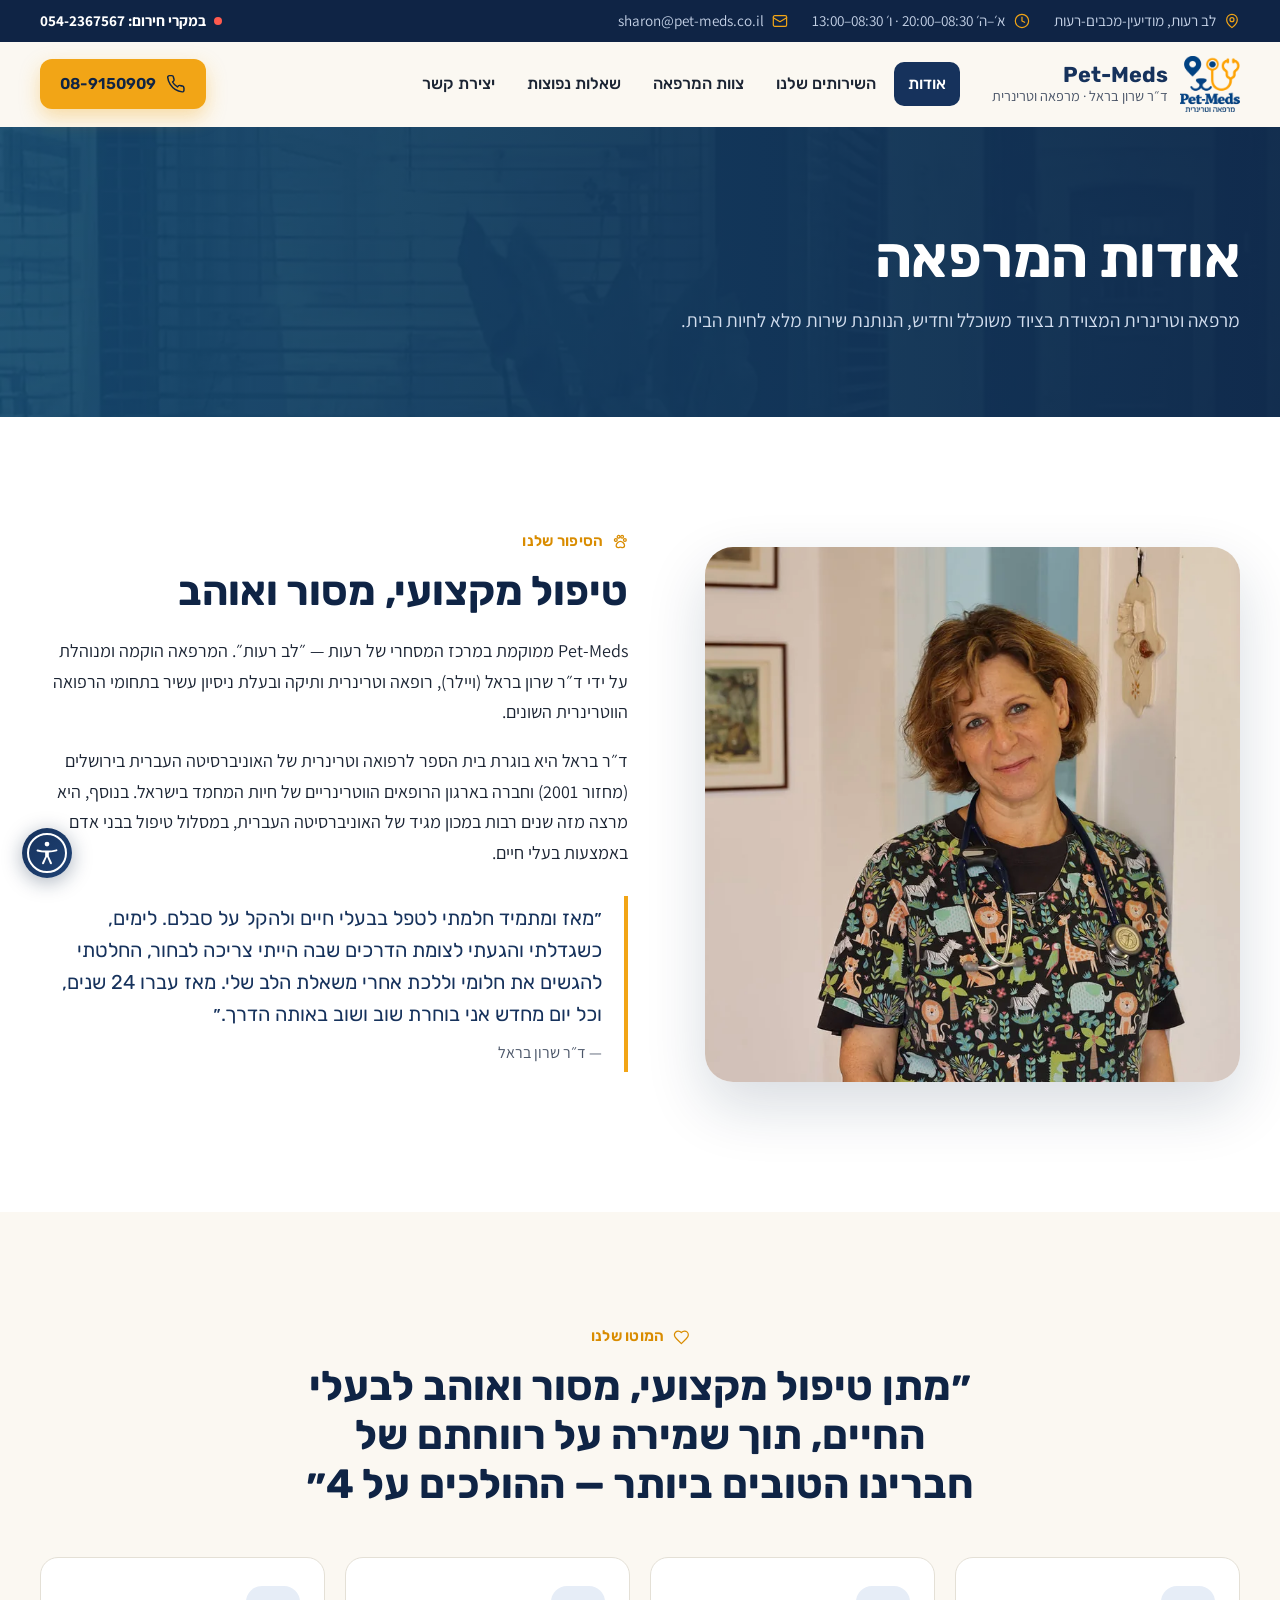
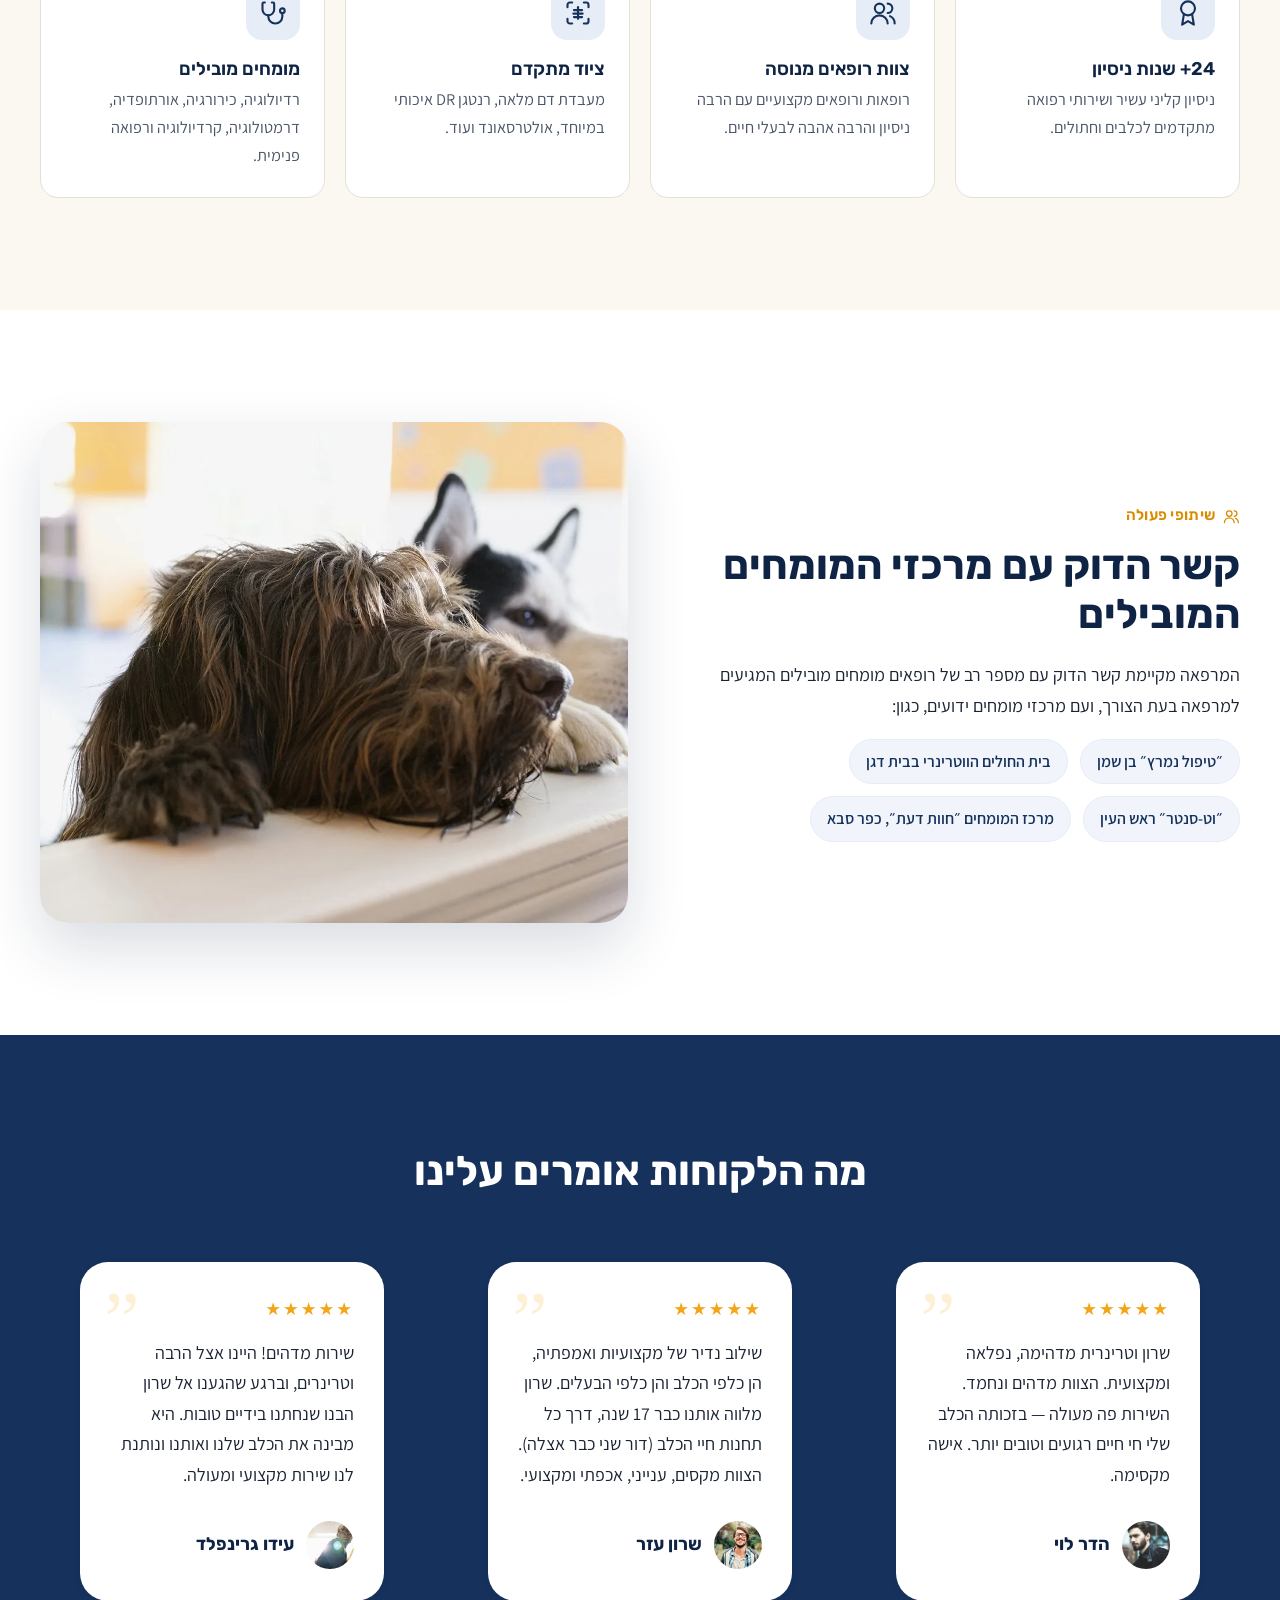
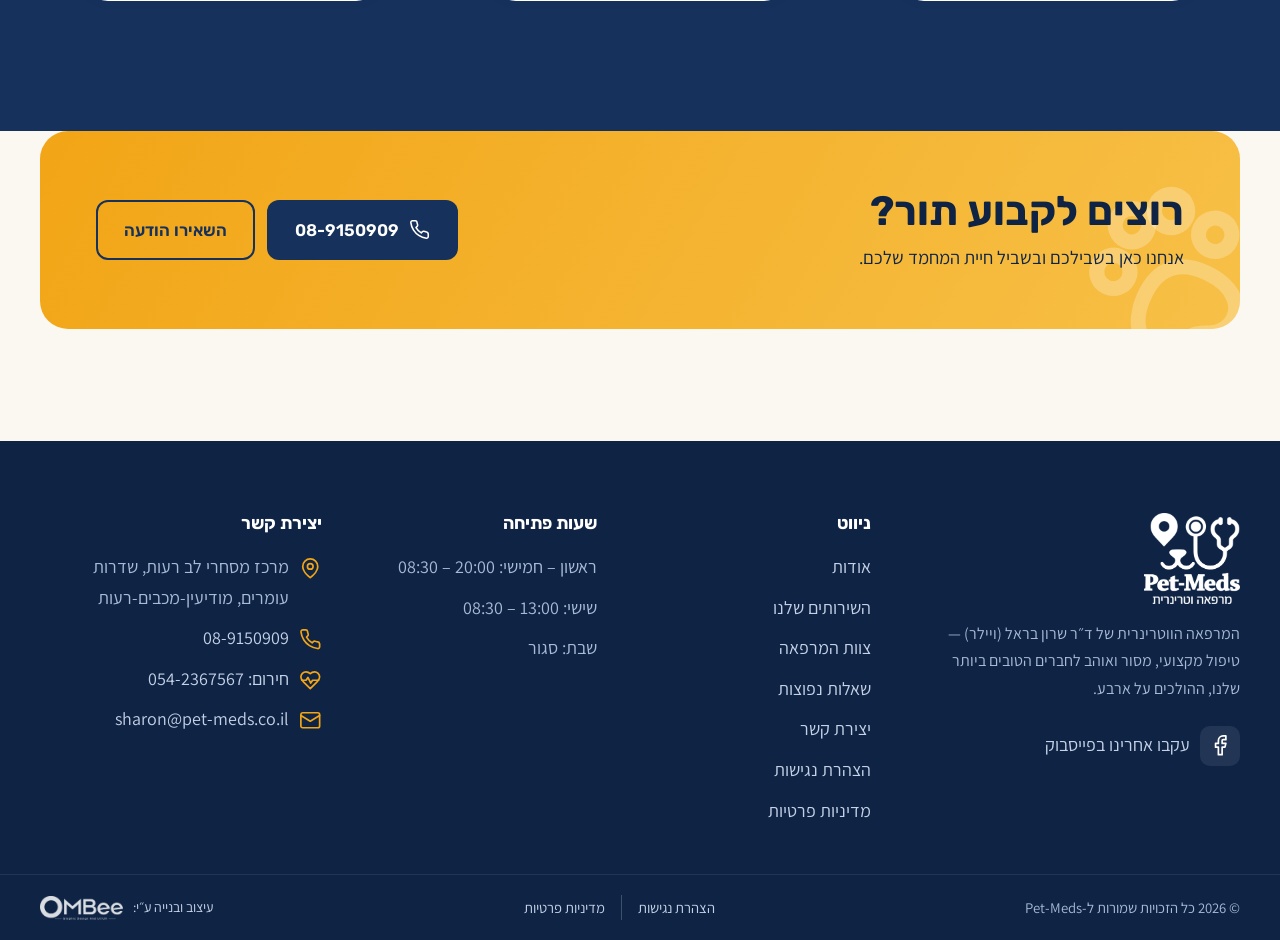
<file: about.html>
<!doctype html>
<html lang="he" dir="rtl">
<head>
  <meta charset="utf-8">
  <meta name="viewport" content="width=device-width, initial-scale=1">
  <title>אודות המרפאה | Pet-Meds — מרפאה וטרינרית בלב רעות</title>
  <meta name="description" content="Pet-Meds היא מרפאה וטרינרית מצוידת בציוד משוכלל וחדיש, הנותנת שירות מלא לחיות הבית — בהנהלת ד״ר שרון בראל (ויילר).">
  <meta property="og:title" content="אודות המרפאה | Pet-Meds — מרפאה וטרינרית בלב רעות">
  <meta property="og:description" content="Pet-Meds היא מרפאה וטרינרית מצוידת בציוד משוכלל וחדיש, הנותנת שירות מלא לחיות הבית — בהנהלת ד״ר שרון בראל (ויילר).">
  <meta property="og:type" content="website">
  <meta property="og:locale" content="he_IL">
  <meta property="og:image" content="img/hero.webp">
  <meta name="theme-color" content="#16325c">
  <link rel="canonical" href="https://www.pet-meds.co.il/about.html">
  <link rel="icon" href="img/logo-Pet-Meds.webp">
  <link rel="preconnect" href="https://fonts.googleapis.com">
  <link rel="preconnect" href="https://fonts.gstatic.com" crossorigin>
  <link href="https://fonts.googleapis.com/css2?family=Assistant:wght@400;600;700&family=Rubik:wght@500;600;700&display=swap" rel="stylesheet">
  <link rel="stylesheet" href="css/style.css">
</head>
<body>
<a class="skip-link" href="#main">דילוג לתוכן הראשי</a>
<div class="topbar">
  <div class="container">
    <div class="topbar__info">
      <span class="topbar__item"><svg class="icon" viewBox="0 0 24 24" aria-hidden="true" focusable="false"><path d="M20 10c0 6-8 12-8 12s-8-6-8-12a8 8 0 0 1 16 0Z"/><circle cx="12" cy="10" r="3"/></svg> לב רעות, מודיעין-מכבים-רעות</span>
      <span class="topbar__item"><svg class="icon" viewBox="0 0 24 24" aria-hidden="true" focusable="false"><circle cx="12" cy="12" r="10"/><path d="M12 6v6l4 2"/></svg> א׳–ה׳ 08:30–20:00 · ו׳ 08:30–13:00</span>
      <a class="topbar__item" href="mailto:sharon@pet-meds.co.il"><svg class="icon" viewBox="0 0 24 24" aria-hidden="true" focusable="false"><rect x="2" y="4" width="20" height="16" rx="2"/><path d="m22 7-10 6L2 7"/></svg> sharon@pet-meds.co.il</a>
    </div>
    <a class="topbar__emergency" href="tel:0542367567"><span class="dot" aria-hidden="true"></span> במקרי חירום: 054-2367567</a>
  </div>
</div>
<header class="header">
  <div class="container">
    <button class="nav-toggle" type="button" aria-label="פתיחת תפריט" aria-controls="drawer" aria-expanded="false"><svg class="icon" viewBox="0 0 24 24" aria-hidden="true" focusable="false"><path d="M4 6h16M4 12h16M4 18h16"/></svg></button>
    <a class="brand" href="index.html" aria-label="Pet-Meds — לעמוד הבית">
      <img src="img/logo-Pet-Meds.webp" alt="" width="60" height="60">
      <span class="brand__text">
        <span class="brand__name">Pet-Meds</span>
        <span class="brand__sub">ד״ר שרון בראל · מרפאה וטרינרית</span>
      </span>
    </a>
    <nav class="nav" id="main-nav" aria-label="ניווט ראשי">
      <a href="about.html" aria-current="page">אודות</a>
      <a href="services.html">השירותים שלנו</a>
      <a href="team.html">צוות המרפאה</a>
      <a href="faq.html">שאלות נפוצות</a>
      <a href="contact.html">יצירת קשר</a>
    </nav>
    <div class="header__cta">
      <a class="btn btn--primary btn--sm" href="tel:089150909"><svg class="icon" viewBox="0 0 24 24" aria-hidden="true" focusable="false"><path d="M22 16.9v3a2 2 0 0 1-2.2 2 19.8 19.8 0 0 1-8.6-3.1 19.5 19.5 0 0 1-6-6A19.8 19.8 0 0 1 2.1 4.2 2 2 0 0 1 4.1 2h3a2 2 0 0 1 2 1.7c.1.9.4 1.8.7 2.7a2 2 0 0 1-.5 2.1L8 9.8a16 16 0 0 0 6 6l1.3-1.3a2 2 0 0 1 2.1-.4c.9.3 1.8.6 2.7.7a2 2 0 0 1 1.7 2Z"/></svg> 08-9150909</a>
    </div>
  </div>
</header>
<main id="main">

<section class="page-hero">
  <div class="container">
    <h1>אודות המרפאה</h1>
    <p>מרפאה וטרינרית המצוידת בציוד משוכלל וחדיש, הנותנת שירות מלא לחיות הבית.</p>
  </div>
</section>
<section class="section section--white">
  <div class="container split">
    <div class="split__media reveal"><img src="img/team-sharon.webp" alt="ד״ר שרון בראל" width="900" height="765" loading="lazy"></div>
    <div class="reveal">
      <span class="eyebrow"><svg class="icon" viewBox="0 0 24 24" aria-hidden="true" focusable="false"><circle cx="5.5" cy="10" r="2"/><circle cx="9.5" cy="5.5" r="2"/><circle cx="14.5" cy="5.5" r="2"/><circle cx="18.5" cy="10" r="2"/><path d="M12 12c-2.8 0-6 3.4-6 6 0 1.7 1.3 3 3 3 1.2 0 2-.6 3-.6s1.8.6 3 .6c1.7 0 3-1.3 3-3 0-2.6-3.2-6-6-6Z"/></svg> הסיפור שלנו</span>
      <h2>טיפול מקצועי, מסור ואוהב</h2>
      <p>Pet-Meds ממוקמת במרכז המסחרי של רעות — ״לב רעות״. המרפאה הוקמה ומנוהלת על ידי ד״ר שרון בראל (ויילר), רופאה וטרינרית ותיקה ובעלת ניסיון עשיר בתחומי הרפואה הווטרינרית השונים.</p>
      <p>ד״ר בראל היא בוגרת בית הספר לרפואה וטרינרית של האוניברסיטה העברית בירושלים (מחזור 2001) וחברה בארגון הרופאים הווטרינריים של חיות המחמד בישראל. בנוסף, היא מרצה מזה שנים רבות במכון מגיד של האוניברסיטה העברית, במסלול טיפול בבני אדם באמצעות בעלי חיים.</p>
      <blockquote class="quote">
        ״מאז ומתמיד חלמתי לטפל בבעלי חיים ולהקל על סבלם. לימים, כשגדלתי והגעתי לצומת הדרכים שבה הייתי צריכה לבחור, החלטתי להגשים את חלומי וללכת אחרי משאלת הלב שלי. מאז עברו 24 שנים, וכל יום מחדש אני בוחרת שוב ושוב באותה הדרך.״
        <cite>— ד״ר שרון בראל</cite>
      </blockquote>
    </div>
  </div>
</section>
<section class="section">
  <div class="container">
    <div class="section-head section-head--center">
      <span class="eyebrow"><svg class="icon" viewBox="0 0 24 24" aria-hidden="true" focusable="false"><path d="M19 14c1.5-1.5 3-3.2 3-5.5A5.5 5.5 0 0 0 16.5 3c-1.8 0-3 .5-4.5 2-1.5-1.5-2.7-2-4.5-2A5.5 5.5 0 0 0 2 8.5c0 2.3 1.5 4 3 5.5l7 7Z"/></svg> המוטו שלנו</span>
      <h2>״מתן טיפול מקצועי, מסור ואוהב לבעלי החיים, תוך שמירה על רווחתם של חברינו הטובים ביותר — ההולכים על 4״</h2>
    </div>
    <div class="features">
      <div class="feature reveal"><div class="feature__ico"><svg class="icon" viewBox="0 0 24 24" aria-hidden="true" focusable="false"><circle cx="12" cy="8" r="6"/><path d="M15.5 13 17 22l-5-3-5 3 1.5-9"/></svg></div><h3>24+ שנות ניסיון</h3><p>ניסיון קליני עשיר ושירותי רפואה מתקדמים לכלבים וחתולים.</p></div>
      <div class="feature reveal"><div class="feature__ico"><svg class="icon" viewBox="0 0 24 24" aria-hidden="true" focusable="false"><circle cx="9" cy="8" r="4"/><path d="M2 21a7 7 0 0 1 14 0"/><path d="M16 4a4 4 0 0 1 0 8"/><path d="M22 21a7 7 0 0 0-4-6.3"/></svg></div><h3>צוות רופאים מנוסה</h3><p>רופאות ורופאים מקצועיים עם הרבה ניסיון והרבה אהבה לבעלי חיים.</p></div>
      <div class="feature reveal"><div class="feature__ico"><svg class="icon" viewBox="0 0 24 24" aria-hidden="true" focusable="false"><path d="M3 7V5a2 2 0 0 1 2-2h2"/><path d="M17 3h2a2 2 0 0 1 2 2v2"/><path d="M21 17v2a2 2 0 0 1-2 2h-2"/><path d="M7 21H5a2 2 0 0 1-2-2v-2"/><path d="M12 7v10"/><path d="M8.5 9.5h7M8 12.5h8M8.5 15.5h7"/></svg></div><h3>ציוד מתקדם</h3><p>מעבדת דם מלאה, רנטגן DR איכותי במיוחד, אולטרסאונד ועוד.</p></div>
      <div class="feature reveal"><div class="feature__ico"><svg class="icon" viewBox="0 0 24 24" aria-hidden="true" focusable="false"><path d="M5 3H4a1 1 0 0 0-1 1v5a5 5 0 0 0 10 0V4a1 1 0 0 0-1-1h-1"/><path d="M8 14v1a6 6 0 0 0 12 0v-3"/><circle cx="20" cy="10" r="2"/></svg></div><h3>מומחים מובילים</h3><p>רדיולוגיה, כירורגיה, אורתופדיה, דרמטולוגיה, קרדיולוגיה ורפואה פנימית.</p></div>
    </div>
  </div>
</section>
<section class="section section--white">
  <div class="container split">
    <div class="reveal">
      <span class="eyebrow"><svg class="icon" viewBox="0 0 24 24" aria-hidden="true" focusable="false"><circle cx="9" cy="8" r="4"/><path d="M2 21a7 7 0 0 1 14 0"/><path d="M16 4a4 4 0 0 1 0 8"/><path d="M22 21a7 7 0 0 0-4-6.3"/></svg> שיתופי פעולה</span>
      <h2>קשר הדוק עם מרכזי המומחים המובילים</h2>
      <p>המרפאה מקיימת קשר הדוק עם מספר רב של רופאים מומחים מובילים המגיעים למרפאה בעת הצורך, ועם מרכזי מומחים ידועים, כגון:</p>
      <div class="partners">
        <span>״טיפול נמרץ״ בן שמן</span>
        <span>בית החולים הווטרינרי בבית דגן</span>
        <span>״וט-סנטר״ ראש העין</span>
        <span>מרכז המומחים ״חוות דעת״, כפר סבא</span>
      </div>
    </div>
    <div class="split__media reveal"><img src="img/two-dogs.webp" alt="שני כלבים" width="1296" height="864" loading="lazy" style="aspect-ratio:4/3.4"></div>
  </div>
</section>
<section class="section section--navy">
  <div class="container">
    <div class="section-head section-head--center"><h2>מה הלקוחות אומרים עלינו</h2></div>
    <div class="reviews">
      <figure class="review reveal">
        <span class="review__mark" aria-hidden="true">”</span>
        <div class="review__stars" aria-label="5 כוכבים">★★★★★</div>
        <blockquote style="margin:0"><p>שרון וטרינרית מדהימה, נפלאה ומקצועית. הצוות מדהים ונחמד. השירות פה מעולה — בזכותה הכלב שלי חי חיים רגועים וטובים יותר. אישה מקסימה.</p></blockquote>
        <figcaption class="review__author"><img src="img/review-1.webp" alt="" width="48" height="48" loading="lazy"><strong>הדר לוי</strong></figcaption>
      </figure>
      <figure class="review reveal">
        <span class="review__mark" aria-hidden="true">”</span>
        <div class="review__stars" aria-label="5 כוכבים">★★★★★</div>
        <blockquote style="margin:0"><p>שילוב נדיר של מקצועיות ואמפתיה, הן כלפי הכלב והן כלפי הבעלים. שרון מלווה אותנו כבר 17 שנה, דרך כל תחנות חיי הכלב (דור שני כבר אצלה). הצוות מקסים, ענייני, אכפתי ומקצועי.</p></blockquote>
        <figcaption class="review__author"><img src="img/review-2.webp" alt="" width="48" height="48" loading="lazy"><strong>שרון עזר</strong></figcaption>
      </figure>
      <figure class="review reveal">
        <span class="review__mark" aria-hidden="true">”</span>
        <div class="review__stars" aria-label="5 כוכבים">★★★★★</div>
        <blockquote style="margin:0"><p>שירות מדהים! היינו אצל הרבה וטרינרים, וברגע שהגענו אל שרון הבנו שנחתנו בידיים טובות. היא מבינה את הכלב שלנו ואותנו ונותנת לנו שירות מקצועי ומעולה.</p></blockquote>
        <figcaption class="review__author"><img src="img/review-3.webp" alt="" width="48" height="48" loading="lazy"><strong>עידו גרינפלד</strong></figcaption>
      </figure>
    </div>
  </div>
</section>

<section class="section" style="padding-top:0">
  <div class="container">
    <div class="cta-band reveal">
      <svg class="cta-band__paw icon" viewBox="0 0 24 24" aria-hidden="true"><circle cx="5.5" cy="10" r="2"/><circle cx="9.5" cy="5.5" r="2"/><circle cx="14.5" cy="5.5" r="2"/><circle cx="18.5" cy="10" r="2"/><path d="M12 12c-2.8 0-6 3.4-6 6 0 1.7 1.3 3 3 3 1.2 0 2-.6 3-.6s1.8.6 3 .6c1.7 0 3-1.3 3-3 0-2.6-3.2-6-6-6Z"/></svg>
      <div>
        <h2>רוצים לקבוע תור?</h2>
        <p>אנחנו כאן בשבילכם ובשביל חיית המחמד שלכם.</p>
      </div>
      <div style="display:flex;gap:12px;flex-wrap:wrap">
        <a class="btn btn--navy" href="tel:089150909"><svg class="icon" viewBox="0 0 24 24" aria-hidden="true" focusable="false"><path d="M22 16.9v3a2 2 0 0 1-2.2 2 19.8 19.8 0 0 1-8.6-3.1 19.5 19.5 0 0 1-6-6A19.8 19.8 0 0 1 2.1 4.2 2 2 0 0 1 4.1 2h3a2 2 0 0 1 2 1.7c.1.9.4 1.8.7 2.7a2 2 0 0 1-.5 2.1L8 9.8a16 16 0 0 0 6 6l1.3-1.3a2 2 0 0 1 2.1-.4c.9.3 1.8.6 2.7.7a2 2 0 0 1 1.7 2Z"/></svg> 08-9150909</a>
        <a class="btn btn--ghost" href="contact.html">השאירו הודעה</a>
      </div>
    </div>
  </div>
</section>
</main>
<footer class="footer">
  <div class="container footer__grid">
    <div class="footer__brand">
      <img src="img/logo-Pet-Meds.webp" alt="Pet-Meds — מרפאה וטרינרית" width="72" height="72">
      <p>המרפאה הווטרינרית של ד״ר שרון בראל (ויילר) — טיפול מקצועי, מסור ואוהב לחברים הטובים ביותר שלנו, ההולכים על ארבע.</p>
      <a class="footer__social" href="https://www.facebook.com/petmeds2015" target="_blank" rel="noopener"><span class="ico"><svg class="icon" viewBox="0 0 24 24" aria-hidden="true" focusable="false"><path d="M18 2h-3a5 5 0 0 0-5 5v3H7v4h3v8h4v-8h3l1-4h-4V7a1 1 0 0 1 1-1h3Z"/></svg></span> עקבו אחרינו בפייסבוק</a>
    </div>
    <div>
      <h4>ניווט</h4>
      <ul><li><a href="about.html">אודות</a></li><li><a href="services.html">השירותים שלנו</a></li><li><a href="team.html">צוות המרפאה</a></li><li><a href="faq.html">שאלות נפוצות</a></li><li><a href="contact.html">יצירת קשר</a></li><li><a href="accessibility.html">הצהרת נגישות</a></li><li><a href="privacy.html">מדיניות פרטיות</a></li></ul>
    </div>
    <div>
      <h4>שעות פתיחה</h4>
      <ul><li>ראשון – חמישי: <span dir="ltr">08:30 – 20:00</span></li><li>שישי: <span dir="ltr">08:30 – 13:00</span></li><li>שבת: <span dir="ltr">סגור</span></li></ul>
    </div>
    <div>
      <h4>יצירת קשר</h4>
      <ul class="footer__contact">
        <li><svg class="icon" viewBox="0 0 24 24" aria-hidden="true" focusable="false"><path d="M20 10c0 6-8 12-8 12s-8-6-8-12a8 8 0 0 1 16 0Z"/><circle cx="12" cy="10" r="3"/></svg> <span>מרכז מסחרי לב רעות, שדרות עומרים, מודיעין-מכבים-רעות</span></li>
        <li><svg class="icon" viewBox="0 0 24 24" aria-hidden="true" focusable="false"><path d="M22 16.9v3a2 2 0 0 1-2.2 2 19.8 19.8 0 0 1-8.6-3.1 19.5 19.5 0 0 1-6-6A19.8 19.8 0 0 1 2.1 4.2 2 2 0 0 1 4.1 2h3a2 2 0 0 1 2 1.7c.1.9.4 1.8.7 2.7a2 2 0 0 1-.5 2.1L8 9.8a16 16 0 0 0 6 6l1.3-1.3a2 2 0 0 1 2.1-.4c.9.3 1.8.6 2.7.7a2 2 0 0 1 1.7 2Z"/></svg> <a href="tel:089150909">08-9150909</a></li>
        <li><svg class="icon" viewBox="0 0 24 24" aria-hidden="true" focusable="false"><path d="M19 14c1.5-1.5 3-3.2 3-5.5A5.5 5.5 0 0 0 16.5 3c-1.8 0-3 .5-4.5 2-1.5-1.5-2.7-2-4.5-2A5.5 5.5 0 0 0 2 8.5c0 2.3 1.5 4 3 5.5l7 7Z"/><path d="M3.2 12h4.3l2-3 3 6 2-3h6.3"/></svg> <a href="tel:0542367567">חירום: 054-2367567</a></li>
        <li><svg class="icon" viewBox="0 0 24 24" aria-hidden="true" focusable="false"><rect x="2" y="4" width="20" height="16" rx="2"/><path d="m22 7-10 6L2 7"/></svg> <a href="mailto:sharon@pet-meds.co.il">sharon@pet-meds.co.il</a></li>
      </ul>
    </div>
  </div>
  <div class="footer__bottom">
    <div class="container">
      <span>© <span id="year">2026</span> כל הזכויות שמורות ל-Pet-Meds</span>
      <span class="footer__legal"><a href="accessibility.html">הצהרת נגישות</a><a href="privacy.html">מדיניות פרטיות</a></span>
      <a class="footer__credit" href="https://ombee.co.il" target="_blank" rel="noopener">עיצוב ובנייה ע״י: <img src="img/ombee-logo.webp" alt="OMBee — Graphic Design and UI/UX" width="800" height="230" loading="lazy"></a>
    </div>
  </div>
</footer>

<a class="fab" href="tel:0542367567"><svg class="icon" viewBox="0 0 24 24" aria-hidden="true" focusable="false"><path d="M22 16.9v3a2 2 0 0 1-2.2 2 19.8 19.8 0 0 1-8.6-3.1 19.5 19.5 0 0 1-6-6A19.8 19.8 0 0 1 2.1 4.2 2 2 0 0 1 4.1 2h3a2 2 0 0 1 2 1.7c.1.9.4 1.8.7 2.7a2 2 0 0 1-.5 2.1L8 9.8a16 16 0 0 0 6 6l1.3-1.3a2 2 0 0 1 2.1-.4c.9.3 1.8.6 2.7.7a2 2 0 0 1 1.7 2Z"/></svg> חירום</a>

<div class="drawer-overlay" hidden></div>
<aside class="drawer" id="drawer" aria-label="תפריט ניווט" hidden>
  <div class="drawer__head">
    <a class="brand" href="index.html" aria-label="Pet-Meds — לעמוד הבית">
      <img src="img/logo-Pet-Meds.webp" alt="" width="48" height="48">
      <span class="brand__name">Pet-Meds</span>
    </a>
    <button class="drawer__close" type="button" aria-label="סגירת תפריט"><svg class="icon" viewBox="0 0 24 24" aria-hidden="true" focusable="false"><path d="M18 6 6 18M6 6l12 12"/></svg></button>
  </div>
  <nav class="drawer__nav" aria-label="ניווט ראשי">
    <a href="about.html" aria-current="page">אודות</a>
    <a href="services.html">השירותים שלנו</a>
    <a href="team.html">צוות המרפאה</a>
    <a href="faq.html">שאלות נפוצות</a>
    <a href="contact.html">יצירת קשר</a>
  </nav>
  <div class="drawer__foot">
    <div class="drawer__hours"><svg class="icon" viewBox="0 0 24 24" aria-hidden="true" focusable="false"><circle cx="12" cy="12" r="10"/><path d="M12 6v6l4 2"/></svg><span>א׳–ה׳ 08:30–20:00<br>ו׳ 08:30–13:00</span></div>
    <a class="btn btn--primary" href="tel:089150909"><svg class="icon" viewBox="0 0 24 24" aria-hidden="true" focusable="false"><path d="M22 16.9v3a2 2 0 0 1-2.2 2 19.8 19.8 0 0 1-8.6-3.1 19.5 19.5 0 0 1-6-6A19.8 19.8 0 0 1 2.1 4.2 2 2 0 0 1 4.1 2h3a2 2 0 0 1 2 1.7c.1.9.4 1.8.7 2.7a2 2 0 0 1-.5 2.1L8 9.8a16 16 0 0 0 6 6l1.3-1.3a2 2 0 0 1 2.1-.4c.9.3 1.8.6 2.7.7a2 2 0 0 1 1.7 2Z"/></svg> 08-9150909</a>
    <a class="btn drawer__emergency" href="tel:0542367567"><svg class="icon" viewBox="0 0 24 24" aria-hidden="true" focusable="false"><path d="M19 14c1.5-1.5 3-3.2 3-5.5A5.5 5.5 0 0 0 16.5 3c-1.8 0-3 .5-4.5 2-1.5-1.5-2.7-2-4.5-2A5.5 5.5 0 0 0 2 8.5c0 2.3 1.5 4 3 5.5l7 7Z"/><path d="M3.2 12h4.3l2-3 3 6 2-3h6.3"/></svg> חירום: 054-2367567</a>
  </div>
</aside>

<script src="js/accessibility.js"></script>
<script src="js/cookies.js"></script>
<script src="js/main.js"></script>
</body>
</html>
</file>
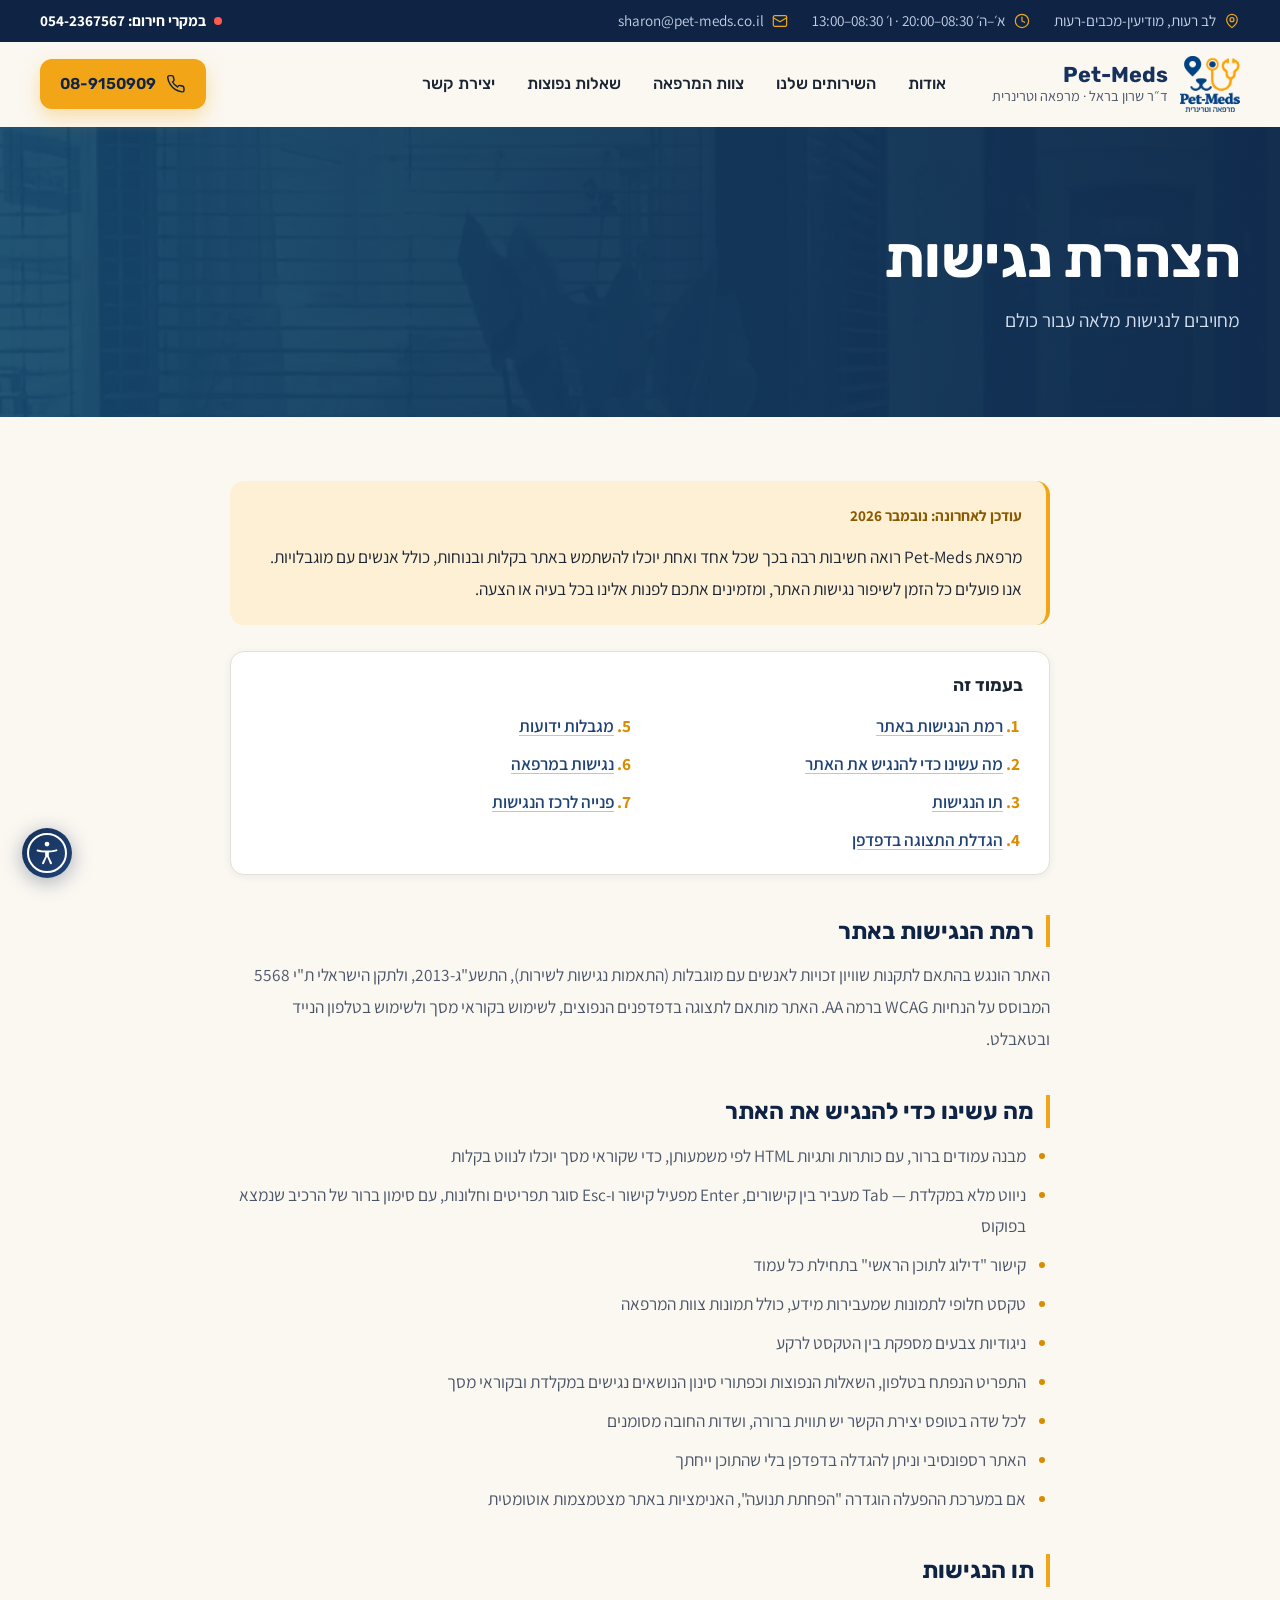
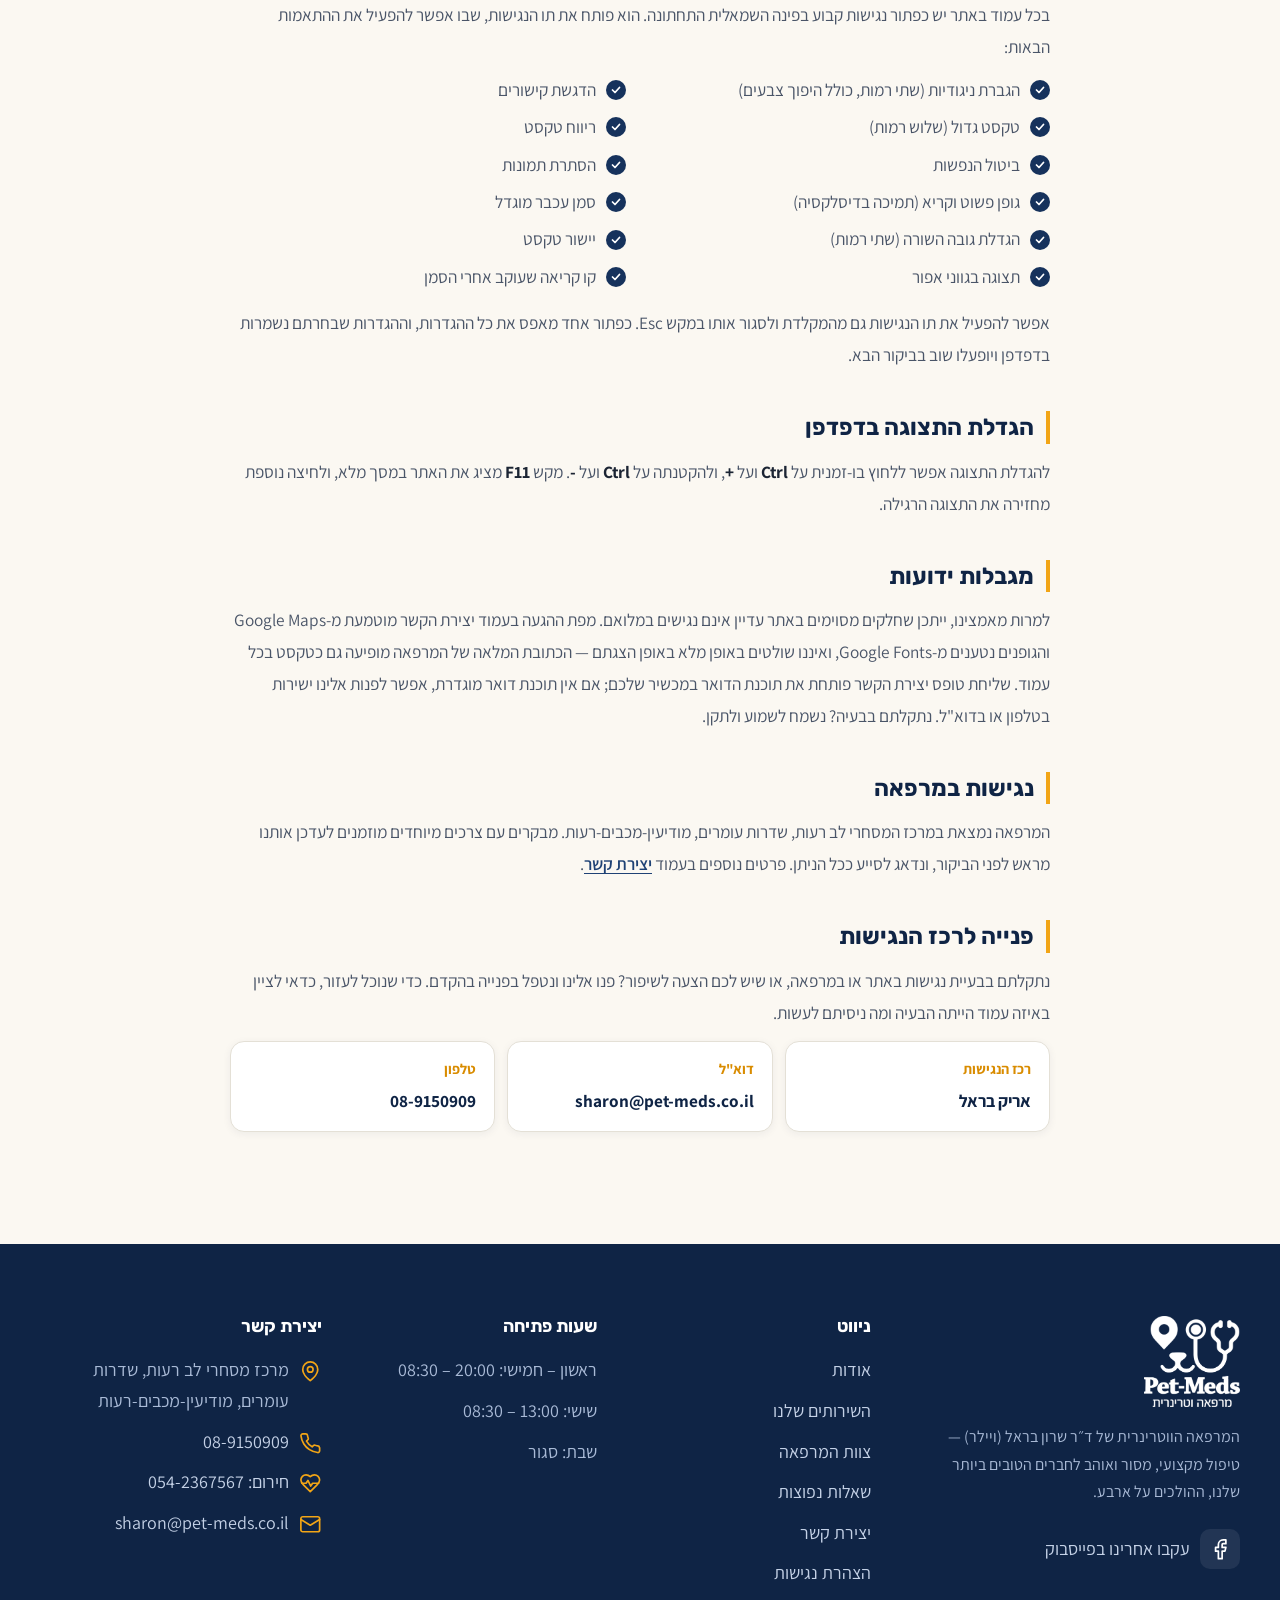
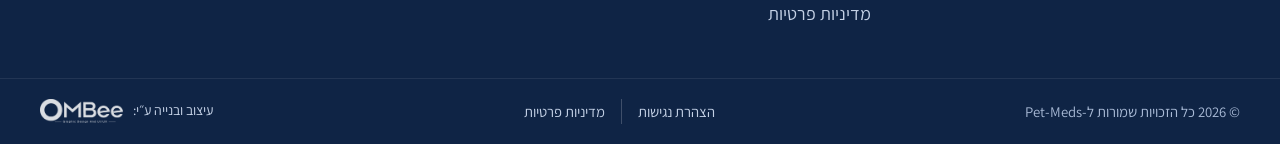
<file: accessibility.html>
<!doctype html>
<html lang="he" dir="rtl">
<head>
  <meta charset="utf-8">
  <meta name="viewport" content="width=device-width, initial-scale=1">
  <title>הצהרת נגישות | Pet-Meds</title>
  <meta name="description" content="הצהרת הנגישות של אתר מרפאת Pet-Meds.">
  <meta property="og:title" content="הצהרת נגישות | Pet-Meds">
  <meta property="og:description" content="הצהרת הנגישות של אתר מרפאת Pet-Meds.">
  <meta property="og:type" content="website">
  <meta property="og:locale" content="he_IL">
  <meta property="og:image" content="img/hero.webp">
  <meta name="theme-color" content="#16325c">
  <link rel="canonical" href="https://www.pet-meds.co.il/accessibility.html">
  <link rel="icon" href="img/logo-Pet-Meds.webp">
  <link rel="preconnect" href="https://fonts.googleapis.com">
  <link rel="preconnect" href="https://fonts.gstatic.com" crossorigin>
  <link href="https://fonts.googleapis.com/css2?family=Assistant:wght@400;600;700&family=Rubik:wght@500;600;700&display=swap" rel="stylesheet">
  <link rel="stylesheet" href="css/style.css">
</head>
<body>
<a class="skip-link" href="#main">דילוג לתוכן הראשי</a>
<div class="topbar">
  <div class="container">
    <div class="topbar__info">
      <span class="topbar__item"><svg class="icon" viewBox="0 0 24 24" aria-hidden="true" focusable="false"><path d="M20 10c0 6-8 12-8 12s-8-6-8-12a8 8 0 0 1 16 0Z"/><circle cx="12" cy="10" r="3"/></svg> לב רעות, מודיעין-מכבים-רעות</span>
      <span class="topbar__item"><svg class="icon" viewBox="0 0 24 24" aria-hidden="true" focusable="false"><circle cx="12" cy="12" r="10"/><path d="M12 6v6l4 2"/></svg> א׳–ה׳ 08:30–20:00 · ו׳ 08:30–13:00</span>
      <a class="topbar__item" href="mailto:sharon@pet-meds.co.il"><svg class="icon" viewBox="0 0 24 24" aria-hidden="true" focusable="false"><rect x="2" y="4" width="20" height="16" rx="2"/><path d="m22 7-10 6L2 7"/></svg> sharon@pet-meds.co.il</a>
    </div>
    <a class="topbar__emergency" href="tel:0542367567"><span class="dot" aria-hidden="true"></span> במקרי חירום: 054-2367567</a>
  </div>
</div>
<header class="header">
  <div class="container">
    <button class="nav-toggle" type="button" aria-label="פתיחת תפריט" aria-controls="drawer" aria-expanded="false"><svg class="icon" viewBox="0 0 24 24" aria-hidden="true" focusable="false"><path d="M4 6h16M4 12h16M4 18h16"/></svg></button>
    <a class="brand" href="index.html" aria-label="Pet-Meds — לעמוד הבית">
      <img src="img/logo-Pet-Meds.webp" alt="" width="60" height="60">
      <span class="brand__text">
        <span class="brand__name">Pet-Meds</span>
        <span class="brand__sub">ד״ר שרון בראל · מרפאה וטרינרית</span>
      </span>
    </a>
    <nav class="nav" id="main-nav" aria-label="ניווט ראשי">
      <a href="about.html">אודות</a>
      <a href="services.html">השירותים שלנו</a>
      <a href="team.html">צוות המרפאה</a>
      <a href="faq.html">שאלות נפוצות</a>
      <a href="contact.html">יצירת קשר</a>
    </nav>
    <div class="header__cta">
      <a class="btn btn--primary btn--sm" href="tel:089150909"><svg class="icon" viewBox="0 0 24 24" aria-hidden="true" focusable="false"><path d="M22 16.9v3a2 2 0 0 1-2.2 2 19.8 19.8 0 0 1-8.6-3.1 19.5 19.5 0 0 1-6-6A19.8 19.8 0 0 1 2.1 4.2 2 2 0 0 1 4.1 2h3a2 2 0 0 1 2 1.7c.1.9.4 1.8.7 2.7a2 2 0 0 1-.5 2.1L8 9.8a16 16 0 0 0 6 6l1.3-1.3a2 2 0 0 1 2.1-.4c.9.3 1.8.6 2.7.7a2 2 0 0 1 1.7 2Z"/></svg> 08-9150909</a>
    </div>
  </div>
</header>
<main id="main">

<section class="page-hero">
  <div class="container">
    <h1>הצהרת נגישות</h1>
    <p>מחויבים לנגישות מלאה עבור כולם</p>
  </div>
</section>

<section class="legal-wrap">
  <div class="container">
    <div class="legal-content">
      <div class="legal-intro">
        <p class="legal-date">עודכן לאחרונה: נובמבר 2026</p>
        <p>מרפאת Pet-Meds רואה חשיבות רבה בכך שכל אחד ואחת יוכלו להשתמש באתר בקלות ובנוחות, כולל אנשים עם מוגבלויות. אנו פועלים כל הזמן לשיפור נגישות האתר, ומזמינים אתכם לפנות אלינו בכל בעיה או הצעה.</p>
      </div>
      <nav class="legal-toc" aria-label="תוכן העמוד"><strong>בעמוד זה</strong><ol>
        <li><a href="#sec-1">רמת הנגישות באתר</a></li>
        <li><a href="#sec-2">מה עשינו כדי להנגיש את האתר</a></li>
        <li><a href="#sec-3">תו הנגישות</a></li>
        <li><a href="#sec-4">הגדלת התצוגה בדפדפן</a></li>
        <li><a href="#sec-5">מגבלות ידועות</a></li>
        <li><a href="#sec-6">נגישות במרפאה</a></li>
        <li><a href="#sec-7">פנייה לרכז הנגישות</a></li>
      </ol></nav>

      <h2 id="sec-1">רמת הנגישות באתר</h2>
      <p>האתר הונגש בהתאם לתקנות שוויון זכויות לאנשים עם מוגבלות (התאמות נגישות לשירות), התשע"ג-2013, ולתקן הישראלי ת"י 5568 המבוסס על הנחיות WCAG ברמה AA. האתר מותאם לתצוגה בדפדפנים הנפוצים, לשימוש בקוראי מסך ולשימוש בטלפון הנייד ובטאבלט.</p>

      <h2 id="sec-2">מה עשינו כדי להנגיש את האתר</h2>
      <ul class="legal-list">
        <li>מבנה עמודים ברור, עם כותרות ותגיות HTML לפי משמעותן, כדי שקוראי מסך יוכלו לנווט בקלות</li>
        <li>ניווט מלא במקלדת — Tab מעביר בין קישורים, Enter מפעיל קישור ו-Esc סוגר תפריטים וחלונות, עם סימון ברור של הרכיב שנמצא בפוקוס</li>
        <li>קישור "דילוג לתוכן הראשי" בתחילת כל עמוד</li>
        <li>טקסט חלופי לתמונות שמעבירות מידע, כולל תמונות צוות המרפאה</li>
        <li>ניגודיות צבעים מספקת בין הטקסט לרקע</li>
        <li>התפריט הנפתח בטלפון, השאלות הנפוצות וכפתורי סינון הנושאים נגישים במקלדת ובקוראי מסך</li>
        <li>לכל שדה בטופס יצירת הקשר יש תווית ברורה, ושדות החובה מסומנים</li>
        <li>האתר רספונסיבי וניתן להגדלה בדפדפן בלי שהתוכן ייחתך</li>
        <li>אם במערכת ההפעלה הוגדרה "הפחתת תנועה", האנימציות באתר מצטמצמות אוטומטית</li>
      </ul>

      <h2 id="sec-3">תו הנגישות</h2>
      <p>בכל עמוד באתר יש כפתור נגישות קבוע בפינה השמאלית התחתונה. הוא פותח את תו הנגישות, שבו אפשר להפעיל את ההתאמות הבאות:</p>
      <ul class="legal-checklist">
        <li>הגברת ניגודיות (שתי רמות, כולל היפוך צבעים)</li>
        <li>הדגשת קישורים</li>
        <li>טקסט גדול (שלוש רמות)</li>
        <li>ריווח טקסט</li>
        <li>ביטול הנפשות</li>
        <li>הסתרת תמונות</li>
        <li>גופן פשוט וקריא (תמיכה בדיסלקסיה)</li>
        <li>סמן עכבר מוגדל</li>
        <li>הגדלת גובה השורה (שתי רמות)</li>
        <li>יישור טקסט</li>
        <li>תצוגה בגווני אפור</li>
        <li>קו קריאה שעוקב אחרי הסמן</li>
      </ul>
      <p>אפשר להפעיל את תו הנגישות גם מהמקלדת ולסגור אותו במקש Esc. כפתור אחד מאפס את כל ההגדרות, וההגדרות שבחרתם נשמרות בדפדפן ויופעלו שוב בביקור הבא.</p>

      <h2 id="sec-4">הגדלת התצוגה בדפדפן</h2>
      <p>להגדלת התצוגה אפשר ללחוץ בו-זמנית על <strong>Ctrl</strong> ועל <strong>+</strong>, ולהקטנתה על <strong>Ctrl</strong> ועל <strong>-</strong>. מקש <strong>F11</strong> מציג את האתר במסך מלא, ולחיצה נוספת מחזירה את התצוגה הרגילה.</p>

      <h2 id="sec-5">מגבלות ידועות</h2>
      <p>למרות מאמצינו, ייתכן שחלקים מסוימים באתר עדיין אינם נגישים במלואם. מפת ההגעה בעמוד יצירת הקשר מוטמעת מ-Google Maps והגופנים נטענים מ-Google Fonts, ואיננו שולטים באופן מלא באופן הצגתם — הכתובת המלאה של המרפאה מופיעה גם כטקסט בכל עמוד. שליחת טופס יצירת הקשר פותחת את תוכנת הדואר במכשיר שלכם; אם אין תוכנת דואר מוגדרת, אפשר לפנות אלינו ישירות בטלפון או בדוא"ל. נתקלתם בבעיה? נשמח לשמוע ולתקן.</p>

      <h2 id="sec-6">נגישות במרפאה</h2>
      <p>המרפאה נמצאת במרכז המסחרי לב רעות, שדרות עומרים, מודיעין-מכבים-רעות. מבקרים עם צרכים מיוחדים מוזמנים לעדכן אותנו מראש לפני הביקור, ונדאג לסייע ככל הניתן. פרטים נוספים בעמוד <a href="contact.html">יצירת קשר</a>.</p>

      <h2 id="sec-7">פנייה לרכז הנגישות</h2>
      <p>נתקלתם בבעיית נגישות באתר או במרפאה, או שיש לכם הצעה לשיפור? פנו אלינו ונטפל בפנייה בהקדם. כדי שנוכל לעזור, כדאי לציין באיזה עמוד הייתה הבעיה ומה ניסיתם לעשות.</p>
      <div class="legal-contact">
        <div><strong>רכז הנגישות</strong><span>אריק בראל</span></div>
        <div><strong>דוא"ל</strong><a href="mailto:sharon@pet-meds.co.il">sharon@pet-meds.co.il</a></div>
        <div><strong>טלפון</strong><a href="tel:089150909"><bdi dir="ltr">08-9150909</bdi></a></div>
      </div>
    </div>
  </div>
</section>
</main>
<footer class="footer">
  <div class="container footer__grid">
    <div class="footer__brand">
      <img src="img/logo-Pet-Meds.webp" alt="Pet-Meds — מרפאה וטרינרית" width="72" height="72">
      <p>המרפאה הווטרינרית של ד״ר שרון בראל (ויילר) — טיפול מקצועי, מסור ואוהב לחברים הטובים ביותר שלנו, ההולכים על ארבע.</p>
      <a class="footer__social" href="https://www.facebook.com/petmeds2015" target="_blank" rel="noopener"><span class="ico"><svg class="icon" viewBox="0 0 24 24" aria-hidden="true" focusable="false"><path d="M18 2h-3a5 5 0 0 0-5 5v3H7v4h3v8h4v-8h3l1-4h-4V7a1 1 0 0 1 1-1h3Z"/></svg></span> עקבו אחרינו בפייסבוק</a>
    </div>
    <div>
      <h4>ניווט</h4>
      <ul><li><a href="about.html">אודות</a></li><li><a href="services.html">השירותים שלנו</a></li><li><a href="team.html">צוות המרפאה</a></li><li><a href="faq.html">שאלות נפוצות</a></li><li><a href="contact.html">יצירת קשר</a></li><li><a href="accessibility.html">הצהרת נגישות</a></li><li><a href="privacy.html">מדיניות פרטיות</a></li></ul>
    </div>
    <div>
      <h4>שעות פתיחה</h4>
      <ul><li>ראשון – חמישי: <span dir="ltr">08:30 – 20:00</span></li><li>שישי: <span dir="ltr">08:30 – 13:00</span></li><li>שבת: <span dir="ltr">סגור</span></li></ul>
    </div>
    <div>
      <h4>יצירת קשר</h4>
      <ul class="footer__contact">
        <li><svg class="icon" viewBox="0 0 24 24" aria-hidden="true" focusable="false"><path d="M20 10c0 6-8 12-8 12s-8-6-8-12a8 8 0 0 1 16 0Z"/><circle cx="12" cy="10" r="3"/></svg> <span>מרכז מסחרי לב רעות, שדרות עומרים, מודיעין-מכבים-רעות</span></li>
        <li><svg class="icon" viewBox="0 0 24 24" aria-hidden="true" focusable="false"><path d="M22 16.9v3a2 2 0 0 1-2.2 2 19.8 19.8 0 0 1-8.6-3.1 19.5 19.5 0 0 1-6-6A19.8 19.8 0 0 1 2.1 4.2 2 2 0 0 1 4.1 2h3a2 2 0 0 1 2 1.7c.1.9.4 1.8.7 2.7a2 2 0 0 1-.5 2.1L8 9.8a16 16 0 0 0 6 6l1.3-1.3a2 2 0 0 1 2.1-.4c.9.3 1.8.6 2.7.7a2 2 0 0 1 1.7 2Z"/></svg> <a href="tel:089150909">08-9150909</a></li>
        <li><svg class="icon" viewBox="0 0 24 24" aria-hidden="true" focusable="false"><path d="M19 14c1.5-1.5 3-3.2 3-5.5A5.5 5.5 0 0 0 16.5 3c-1.8 0-3 .5-4.5 2-1.5-1.5-2.7-2-4.5-2A5.5 5.5 0 0 0 2 8.5c0 2.3 1.5 4 3 5.5l7 7Z"/><path d="M3.2 12h4.3l2-3 3 6 2-3h6.3"/></svg> <a href="tel:0542367567">חירום: 054-2367567</a></li>
        <li><svg class="icon" viewBox="0 0 24 24" aria-hidden="true" focusable="false"><rect x="2" y="4" width="20" height="16" rx="2"/><path d="m22 7-10 6L2 7"/></svg> <a href="mailto:sharon@pet-meds.co.il">sharon@pet-meds.co.il</a></li>
      </ul>
    </div>
  </div>
  <div class="footer__bottom">
    <div class="container">
      <span>© <span id="year">2026</span> כל הזכויות שמורות ל-Pet-Meds</span>
      <span class="footer__legal"><a href="accessibility.html">הצהרת נגישות</a><a href="privacy.html">מדיניות פרטיות</a></span>
      <a class="footer__credit" href="https://ombee.co.il" target="_blank" rel="noopener">עיצוב ובנייה ע״י: <img src="img/ombee-logo.webp" alt="OMBee — Graphic Design and UI/UX" width="800" height="230" loading="lazy"></a>
    </div>
  </div>
</footer>

<a class="fab" href="tel:0542367567"><svg class="icon" viewBox="0 0 24 24" aria-hidden="true" focusable="false"><path d="M22 16.9v3a2 2 0 0 1-2.2 2 19.8 19.8 0 0 1-8.6-3.1 19.5 19.5 0 0 1-6-6A19.8 19.8 0 0 1 2.1 4.2 2 2 0 0 1 4.1 2h3a2 2 0 0 1 2 1.7c.1.9.4 1.8.7 2.7a2 2 0 0 1-.5 2.1L8 9.8a16 16 0 0 0 6 6l1.3-1.3a2 2 0 0 1 2.1-.4c.9.3 1.8.6 2.7.7a2 2 0 0 1 1.7 2Z"/></svg> חירום</a>

<div class="drawer-overlay" hidden></div>
<aside class="drawer" id="drawer" aria-label="תפריט ניווט" hidden>
  <div class="drawer__head">
    <a class="brand" href="index.html" aria-label="Pet-Meds — לעמוד הבית">
      <img src="img/logo-Pet-Meds.webp" alt="" width="48" height="48">
      <span class="brand__name">Pet-Meds</span>
    </a>
    <button class="drawer__close" type="button" aria-label="סגירת תפריט"><svg class="icon" viewBox="0 0 24 24" aria-hidden="true" focusable="false"><path d="M18 6 6 18M6 6l12 12"/></svg></button>
  </div>
  <nav class="drawer__nav" aria-label="ניווט ראשי">
    <a href="about.html">אודות</a>
    <a href="services.html">השירותים שלנו</a>
    <a href="team.html">צוות המרפאה</a>
    <a href="faq.html">שאלות נפוצות</a>
    <a href="contact.html">יצירת קשר</a>
  </nav>
  <div class="drawer__foot">
    <div class="drawer__hours"><svg class="icon" viewBox="0 0 24 24" aria-hidden="true" focusable="false"><circle cx="12" cy="12" r="10"/><path d="M12 6v6l4 2"/></svg><span>א׳–ה׳ 08:30–20:00<br>ו׳ 08:30–13:00</span></div>
    <a class="btn btn--primary" href="tel:089150909"><svg class="icon" viewBox="0 0 24 24" aria-hidden="true" focusable="false"><path d="M22 16.9v3a2 2 0 0 1-2.2 2 19.8 19.8 0 0 1-8.6-3.1 19.5 19.5 0 0 1-6-6A19.8 19.8 0 0 1 2.1 4.2 2 2 0 0 1 4.1 2h3a2 2 0 0 1 2 1.7c.1.9.4 1.8.7 2.7a2 2 0 0 1-.5 2.1L8 9.8a16 16 0 0 0 6 6l1.3-1.3a2 2 0 0 1 2.1-.4c.9.3 1.8.6 2.7.7a2 2 0 0 1 1.7 2Z"/></svg> 08-9150909</a>
    <a class="btn drawer__emergency" href="tel:0542367567"><svg class="icon" viewBox="0 0 24 24" aria-hidden="true" focusable="false"><path d="M19 14c1.5-1.5 3-3.2 3-5.5A5.5 5.5 0 0 0 16.5 3c-1.8 0-3 .5-4.5 2-1.5-1.5-2.7-2-4.5-2A5.5 5.5 0 0 0 2 8.5c0 2.3 1.5 4 3 5.5l7 7Z"/><path d="M3.2 12h4.3l2-3 3 6 2-3h6.3"/></svg> חירום: 054-2367567</a>
  </div>
</aside>

<script src="js/accessibility.js"></script>
<script src="js/cookies.js"></script>
<script src="js/main.js"></script>
</body>
</html>
</file>
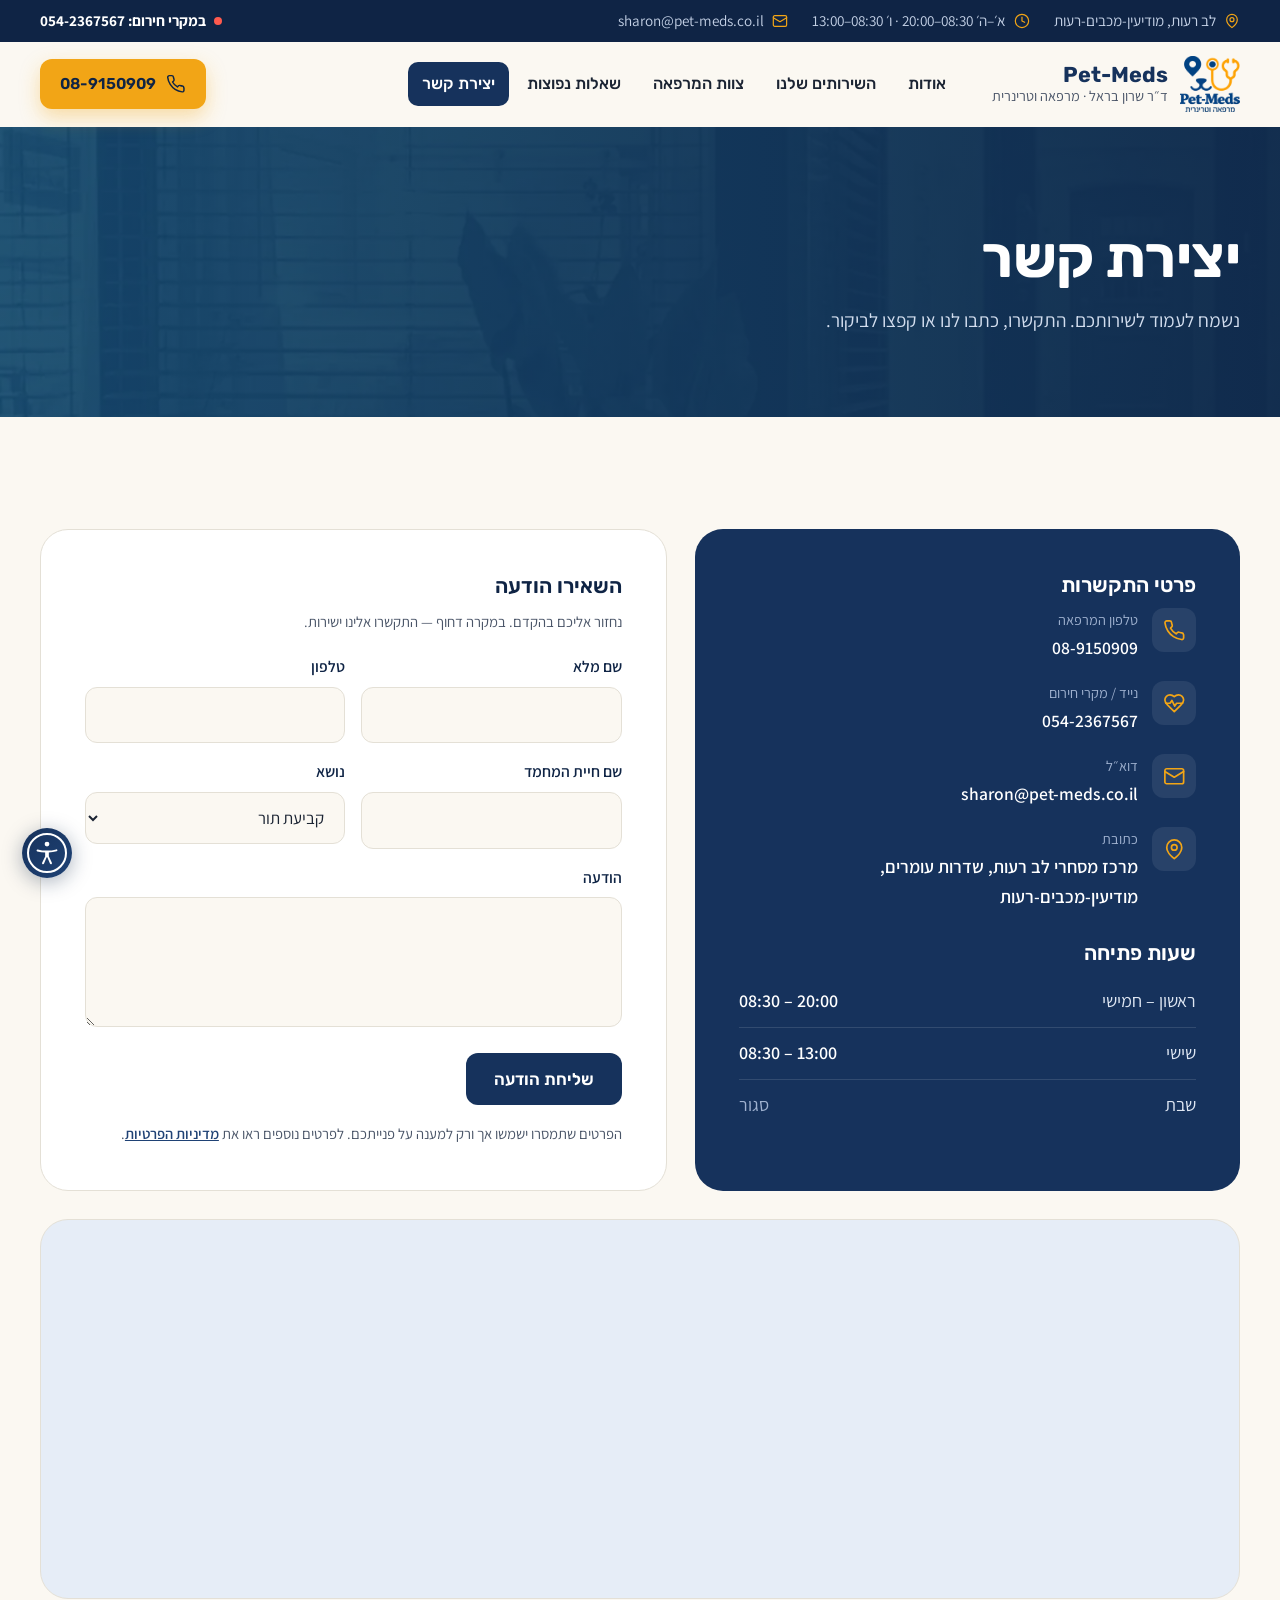
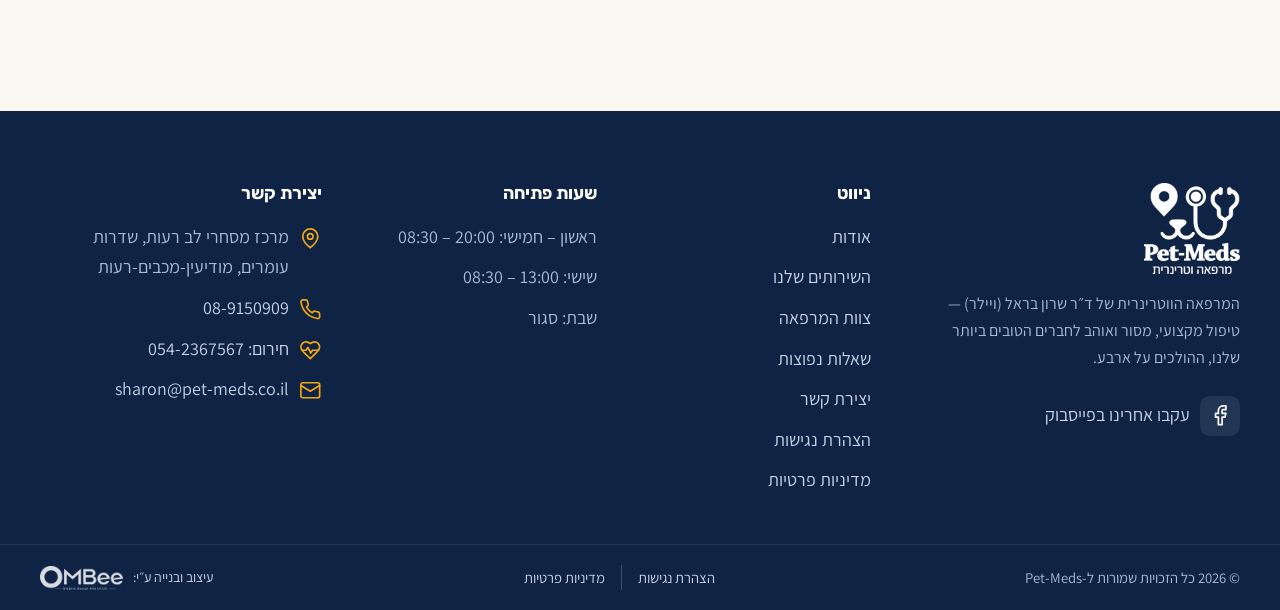
<file: contact.html>
<!doctype html>
<html lang="he" dir="rtl">
<head>
  <meta charset="utf-8">
  <meta name="viewport" content="width=device-width, initial-scale=1">
  <title>יצירת קשר | Pet-Meds — מרפאה וטרינרית בלב רעות</title>
  <meta name="description" content="מרפאת Pet-Meds, מרכז מסחרי לב רעות, שדרות עומרים, מודיעין-מכבים-רעות. טלפון 08-9150909, חירום 054-2367567.">
  <meta property="og:title" content="יצירת קשר | Pet-Meds — מרפאה וטרינרית בלב רעות">
  <meta property="og:description" content="מרפאת Pet-Meds, מרכז מסחרי לב רעות, שדרות עומרים, מודיעין-מכבים-רעות. טלפון 08-9150909, חירום 054-2367567.">
  <meta property="og:type" content="website">
  <meta property="og:locale" content="he_IL">
  <meta property="og:image" content="img/hero.webp">
  <meta name="theme-color" content="#16325c">
  <link rel="canonical" href="https://www.pet-meds.co.il/contact.html">
  <link rel="icon" href="img/logo-Pet-Meds.webp">
  <link rel="preconnect" href="https://fonts.googleapis.com">
  <link rel="preconnect" href="https://fonts.gstatic.com" crossorigin>
  <link href="https://fonts.googleapis.com/css2?family=Assistant:wght@400;600;700&family=Rubik:wght@500;600;700&display=swap" rel="stylesheet">
  <link rel="stylesheet" href="css/style.css">

  <script type="application/ld+json">
  {"@context":"https://schema.org","@type":"VeterinaryCare","name":"Pet-Meds — המרפאה הווטרינרית של ד״ר שרון בראל","url":"https://www.pet-meds.co.il","telephone":"+972-8-9150909","email":"sharon@pet-meds.co.il","image":"https://www.pet-meds.co.il/img/logo-Pet-Meds.webp","address":{"@type":"PostalAddress","streetAddress":"מרכז מסחרי לב רעות, שדרות עומרים","addressLocality":"מודיעין-מכבים-רעות","addressCountry":"IL"},"openingHoursSpecification":[{"@type":"OpeningHoursSpecification","dayOfWeek":["Sunday","Monday","Tuesday","Wednesday","Thursday"],"opens":"08:30","closes":"20:00"},{"@type":"OpeningHoursSpecification","dayOfWeek":"Friday","opens":"08:30","closes":"13:00"}]}
  </script>
</head>
<body>
<a class="skip-link" href="#main">דילוג לתוכן הראשי</a>
<div class="topbar">
  <div class="container">
    <div class="topbar__info">
      <span class="topbar__item"><svg class="icon" viewBox="0 0 24 24" aria-hidden="true" focusable="false"><path d="M20 10c0 6-8 12-8 12s-8-6-8-12a8 8 0 0 1 16 0Z"/><circle cx="12" cy="10" r="3"/></svg> לב רעות, מודיעין-מכבים-רעות</span>
      <span class="topbar__item"><svg class="icon" viewBox="0 0 24 24" aria-hidden="true" focusable="false"><circle cx="12" cy="12" r="10"/><path d="M12 6v6l4 2"/></svg> א׳–ה׳ 08:30–20:00 · ו׳ 08:30–13:00</span>
      <a class="topbar__item" href="mailto:sharon@pet-meds.co.il"><svg class="icon" viewBox="0 0 24 24" aria-hidden="true" focusable="false"><rect x="2" y="4" width="20" height="16" rx="2"/><path d="m22 7-10 6L2 7"/></svg> sharon@pet-meds.co.il</a>
    </div>
    <a class="topbar__emergency" href="tel:0542367567"><span class="dot" aria-hidden="true"></span> במקרי חירום: 054-2367567</a>
  </div>
</div>
<header class="header">
  <div class="container">
    <button class="nav-toggle" type="button" aria-label="פתיחת תפריט" aria-controls="drawer" aria-expanded="false"><svg class="icon" viewBox="0 0 24 24" aria-hidden="true" focusable="false"><path d="M4 6h16M4 12h16M4 18h16"/></svg></button>
    <a class="brand" href="index.html" aria-label="Pet-Meds — לעמוד הבית">
      <img src="img/logo-Pet-Meds.webp" alt="" width="60" height="60">
      <span class="brand__text">
        <span class="brand__name">Pet-Meds</span>
        <span class="brand__sub">ד״ר שרון בראל · מרפאה וטרינרית</span>
      </span>
    </a>
    <nav class="nav" id="main-nav" aria-label="ניווט ראשי">
      <a href="about.html">אודות</a>
      <a href="services.html">השירותים שלנו</a>
      <a href="team.html">צוות המרפאה</a>
      <a href="faq.html">שאלות נפוצות</a>
      <a href="contact.html" aria-current="page">יצירת קשר</a>
    </nav>
    <div class="header__cta">
      <a class="btn btn--primary btn--sm" href="tel:089150909"><svg class="icon" viewBox="0 0 24 24" aria-hidden="true" focusable="false"><path d="M22 16.9v3a2 2 0 0 1-2.2 2 19.8 19.8 0 0 1-8.6-3.1 19.5 19.5 0 0 1-6-6A19.8 19.8 0 0 1 2.1 4.2 2 2 0 0 1 4.1 2h3a2 2 0 0 1 2 1.7c.1.9.4 1.8.7 2.7a2 2 0 0 1-.5 2.1L8 9.8a16 16 0 0 0 6 6l1.3-1.3a2 2 0 0 1 2.1-.4c.9.3 1.8.6 2.7.7a2 2 0 0 1 1.7 2Z"/></svg> 08-9150909</a>
    </div>
  </div>
</header>
<main id="main">

<section class="page-hero">
  <div class="container">
    <h1>יצירת קשר</h1>
    <p>נשמח לעמוד לשירותכם. התקשרו, כתבו לנו או קפצו לביקור.</p>
  </div>
</section>
<section class="section">
  <div class="container">
    
    <div class="contact">
      <div class="contact__card reveal">
        <h3>פרטי התקשרות</h3>
        <ul class="contact__list">
          <li><span class="ico"><svg class="icon" viewBox="0 0 24 24" aria-hidden="true" focusable="false"><path d="M22 16.9v3a2 2 0 0 1-2.2 2 19.8 19.8 0 0 1-8.6-3.1 19.5 19.5 0 0 1-6-6A19.8 19.8 0 0 1 2.1 4.2 2 2 0 0 1 4.1 2h3a2 2 0 0 1 2 1.7c.1.9.4 1.8.7 2.7a2 2 0 0 1-.5 2.1L8 9.8a16 16 0 0 0 6 6l1.3-1.3a2 2 0 0 1 2.1-.4c.9.3 1.8.6 2.7.7a2 2 0 0 1 1.7 2Z"/></svg></span><div><small>טלפון המרפאה</small><a href="tel:089150909">08-9150909</a></div></li>
          <li><span class="ico"><svg class="icon" viewBox="0 0 24 24" aria-hidden="true" focusable="false"><path d="M19 14c1.5-1.5 3-3.2 3-5.5A5.5 5.5 0 0 0 16.5 3c-1.8 0-3 .5-4.5 2-1.5-1.5-2.7-2-4.5-2A5.5 5.5 0 0 0 2 8.5c0 2.3 1.5 4 3 5.5l7 7Z"/><path d="M3.2 12h4.3l2-3 3 6 2-3h6.3"/></svg></span><div><small>נייד / מקרי חירום</small><a href="tel:0542367567">054-2367567</a></div></li>
          <li><span class="ico"><svg class="icon" viewBox="0 0 24 24" aria-hidden="true" focusable="false"><rect x="2" y="4" width="20" height="16" rx="2"/><path d="m22 7-10 6L2 7"/></svg></span><div><small>דוא״ל</small><a href="mailto:sharon@pet-meds.co.il">sharon@pet-meds.co.il</a></div></li>
          <li><span class="ico"><svg class="icon" viewBox="0 0 24 24" aria-hidden="true" focusable="false"><path d="M20 10c0 6-8 12-8 12s-8-6-8-12a8 8 0 0 1 16 0Z"/><circle cx="12" cy="10" r="3"/></svg></span><div><small>כתובת</small><span style="color:#fff;font-weight:600">מרכז מסחרי לב רעות, שדרות עומרים, מודיעין-מכבים-רעות</span></div></li>
        </ul>
        <h3>שעות פתיחה</h3>
        <table class="hours"><tbody>
<tr><td>ראשון – חמישי</td><td>08:30 – 20:00</td></tr>
<tr><td>שישי</td><td>08:30 – 13:00</td></tr>
<tr class="closed"><td>שבת</td><td>סגור</td></tr>
</tbody></table>
      </div>
      <div class="form-card reveal">
        <h3>השאירו הודעה</h3>
        <p class="form__note" style="margin-bottom:20px">נחזור אליכם בהקדם. במקרה דחוף — התקשרו אלינו ישירות.</p>
        <form class="form" id="contact-form">
          <div><label for="f-name">שם מלא</label><input id="f-name" name="name" required autocomplete="name"></div>
          <div><label for="f-phone">טלפון</label><input id="f-phone" name="phone" type="tel" required autocomplete="tel" dir="rtl"></div>
          <div><label for="f-pet">שם חיית המחמד</label><input id="f-pet" name="pet"></div>
          <div><label for="f-subject">נושא</label>
            <select id="f-subject" name="subject">
              <option>קביעת תור</option><option>חיסונים וטיפול מונע</option><option>שאלה רפואית</option><option>מזון וציוד</option><option>אחר</option>
            </select>
          </div>
          <div class="full"><label for="f-msg">הודעה</label><textarea id="f-msg" name="message" required></textarea></div>
          <div class="full"><button class="btn btn--navy" type="submit">שליחת הודעה</button></div>
          <p class="form__note full">הפרטים שתמסרו ישמשו אך ורק למענה על פנייתכם. לפרטים נוספים ראו את <a href="privacy.html">מדיניות הפרטיות</a>.</p>
          <p class="form__status" role="status">תוכנת הדואר שלכם נפתחה עם ההודעה — נותר רק ללחוץ "שלח". תודה!</p>
        </form>
      </div>
    </div>
    <div class="map reveal"><iframe src="https://maps.google.com/maps?hl=iw&q=%D7%9C%D7%91%20%D7%A8%D7%A2%D7%95%D7%AA%2C%20%D7%A9%D7%93%D7%A8%D7%95%D7%AA%20%D7%A2%D7%95%D7%9E%D7%A8%D7%99%D7%9D%2C%20%D7%9E%D7%95%D7%93%D7%99%D7%A2%D7%99%D7%9F-%D7%9E%D7%9B%D7%91%D7%99%D7%9D-%D7%A8%D7%A2%D7%95%D7%AA&z=16&output=embed" title="מפה — מרפאת Pet-Meds בלב רעות" loading="lazy" referrerpolicy="no-referrer-when-downgrade"></iframe></div>
  </div>
</section>
</main>
<footer class="footer">
  <div class="container footer__grid">
    <div class="footer__brand">
      <img src="img/logo-Pet-Meds.webp" alt="Pet-Meds — מרפאה וטרינרית" width="72" height="72">
      <p>המרפאה הווטרינרית של ד״ר שרון בראל (ויילר) — טיפול מקצועי, מסור ואוהב לחברים הטובים ביותר שלנו, ההולכים על ארבע.</p>
      <a class="footer__social" href="https://www.facebook.com/petmeds2015" target="_blank" rel="noopener"><span class="ico"><svg class="icon" viewBox="0 0 24 24" aria-hidden="true" focusable="false"><path d="M18 2h-3a5 5 0 0 0-5 5v3H7v4h3v8h4v-8h3l1-4h-4V7a1 1 0 0 1 1-1h3Z"/></svg></span> עקבו אחרינו בפייסבוק</a>
    </div>
    <div>
      <h4>ניווט</h4>
      <ul><li><a href="about.html">אודות</a></li><li><a href="services.html">השירותים שלנו</a></li><li><a href="team.html">צוות המרפאה</a></li><li><a href="faq.html">שאלות נפוצות</a></li><li><a href="contact.html">יצירת קשר</a></li><li><a href="accessibility.html">הצהרת נגישות</a></li><li><a href="privacy.html">מדיניות פרטיות</a></li></ul>
    </div>
    <div>
      <h4>שעות פתיחה</h4>
      <ul><li>ראשון – חמישי: <span dir="ltr">08:30 – 20:00</span></li><li>שישי: <span dir="ltr">08:30 – 13:00</span></li><li>שבת: <span dir="ltr">סגור</span></li></ul>
    </div>
    <div>
      <h4>יצירת קשר</h4>
      <ul class="footer__contact">
        <li><svg class="icon" viewBox="0 0 24 24" aria-hidden="true" focusable="false"><path d="M20 10c0 6-8 12-8 12s-8-6-8-12a8 8 0 0 1 16 0Z"/><circle cx="12" cy="10" r="3"/></svg> <span>מרכז מסחרי לב רעות, שדרות עומרים, מודיעין-מכבים-רעות</span></li>
        <li><svg class="icon" viewBox="0 0 24 24" aria-hidden="true" focusable="false"><path d="M22 16.9v3a2 2 0 0 1-2.2 2 19.8 19.8 0 0 1-8.6-3.1 19.5 19.5 0 0 1-6-6A19.8 19.8 0 0 1 2.1 4.2 2 2 0 0 1 4.1 2h3a2 2 0 0 1 2 1.7c.1.9.4 1.8.7 2.7a2 2 0 0 1-.5 2.1L8 9.8a16 16 0 0 0 6 6l1.3-1.3a2 2 0 0 1 2.1-.4c.9.3 1.8.6 2.7.7a2 2 0 0 1 1.7 2Z"/></svg> <a href="tel:089150909">08-9150909</a></li>
        <li><svg class="icon" viewBox="0 0 24 24" aria-hidden="true" focusable="false"><path d="M19 14c1.5-1.5 3-3.2 3-5.5A5.5 5.5 0 0 0 16.5 3c-1.8 0-3 .5-4.5 2-1.5-1.5-2.7-2-4.5-2A5.5 5.5 0 0 0 2 8.5c0 2.3 1.5 4 3 5.5l7 7Z"/><path d="M3.2 12h4.3l2-3 3 6 2-3h6.3"/></svg> <a href="tel:0542367567">חירום: 054-2367567</a></li>
        <li><svg class="icon" viewBox="0 0 24 24" aria-hidden="true" focusable="false"><rect x="2" y="4" width="20" height="16" rx="2"/><path d="m22 7-10 6L2 7"/></svg> <a href="mailto:sharon@pet-meds.co.il">sharon@pet-meds.co.il</a></li>
      </ul>
    </div>
  </div>
  <div class="footer__bottom">
    <div class="container">
      <span>© <span id="year">2026</span> כל הזכויות שמורות ל-Pet-Meds</span>
      <span class="footer__legal"><a href="accessibility.html">הצהרת נגישות</a><a href="privacy.html">מדיניות פרטיות</a></span>
      <a class="footer__credit" href="https://ombee.co.il" target="_blank" rel="noopener">עיצוב ובנייה ע״י: <img src="img/ombee-logo.webp" alt="OMBee — Graphic Design and UI/UX" width="800" height="230" loading="lazy"></a>
    </div>
  </div>
</footer>

<a class="fab" href="tel:0542367567"><svg class="icon" viewBox="0 0 24 24" aria-hidden="true" focusable="false"><path d="M22 16.9v3a2 2 0 0 1-2.2 2 19.8 19.8 0 0 1-8.6-3.1 19.5 19.5 0 0 1-6-6A19.8 19.8 0 0 1 2.1 4.2 2 2 0 0 1 4.1 2h3a2 2 0 0 1 2 1.7c.1.9.4 1.8.7 2.7a2 2 0 0 1-.5 2.1L8 9.8a16 16 0 0 0 6 6l1.3-1.3a2 2 0 0 1 2.1-.4c.9.3 1.8.6 2.7.7a2 2 0 0 1 1.7 2Z"/></svg> חירום</a>

<div class="drawer-overlay" hidden></div>
<aside class="drawer" id="drawer" aria-label="תפריט ניווט" hidden>
  <div class="drawer__head">
    <a class="brand" href="index.html" aria-label="Pet-Meds — לעמוד הבית">
      <img src="img/logo-Pet-Meds.webp" alt="" width="48" height="48">
      <span class="brand__name">Pet-Meds</span>
    </a>
    <button class="drawer__close" type="button" aria-label="סגירת תפריט"><svg class="icon" viewBox="0 0 24 24" aria-hidden="true" focusable="false"><path d="M18 6 6 18M6 6l12 12"/></svg></button>
  </div>
  <nav class="drawer__nav" aria-label="ניווט ראשי">
    <a href="about.html">אודות</a>
    <a href="services.html">השירותים שלנו</a>
    <a href="team.html">צוות המרפאה</a>
    <a href="faq.html">שאלות נפוצות</a>
    <a href="contact.html" aria-current="page">יצירת קשר</a>
  </nav>
  <div class="drawer__foot">
    <div class="drawer__hours"><svg class="icon" viewBox="0 0 24 24" aria-hidden="true" focusable="false"><circle cx="12" cy="12" r="10"/><path d="M12 6v6l4 2"/></svg><span>א׳–ה׳ 08:30–20:00<br>ו׳ 08:30–13:00</span></div>
    <a class="btn btn--primary" href="tel:089150909"><svg class="icon" viewBox="0 0 24 24" aria-hidden="true" focusable="false"><path d="M22 16.9v3a2 2 0 0 1-2.2 2 19.8 19.8 0 0 1-8.6-3.1 19.5 19.5 0 0 1-6-6A19.8 19.8 0 0 1 2.1 4.2 2 2 0 0 1 4.1 2h3a2 2 0 0 1 2 1.7c.1.9.4 1.8.7 2.7a2 2 0 0 1-.5 2.1L8 9.8a16 16 0 0 0 6 6l1.3-1.3a2 2 0 0 1 2.1-.4c.9.3 1.8.6 2.7.7a2 2 0 0 1 1.7 2Z"/></svg> 08-9150909</a>
    <a class="btn drawer__emergency" href="tel:0542367567"><svg class="icon" viewBox="0 0 24 24" aria-hidden="true" focusable="false"><path d="M19 14c1.5-1.5 3-3.2 3-5.5A5.5 5.5 0 0 0 16.5 3c-1.8 0-3 .5-4.5 2-1.5-1.5-2.7-2-4.5-2A5.5 5.5 0 0 0 2 8.5c0 2.3 1.5 4 3 5.5l7 7Z"/><path d="M3.2 12h4.3l2-3 3 6 2-3h6.3"/></svg> חירום: 054-2367567</a>
  </div>
</aside>

<script src="js/accessibility.js"></script>
<script src="js/cookies.js"></script>
<script src="js/main.js"></script>
</body>
</html>
</file>
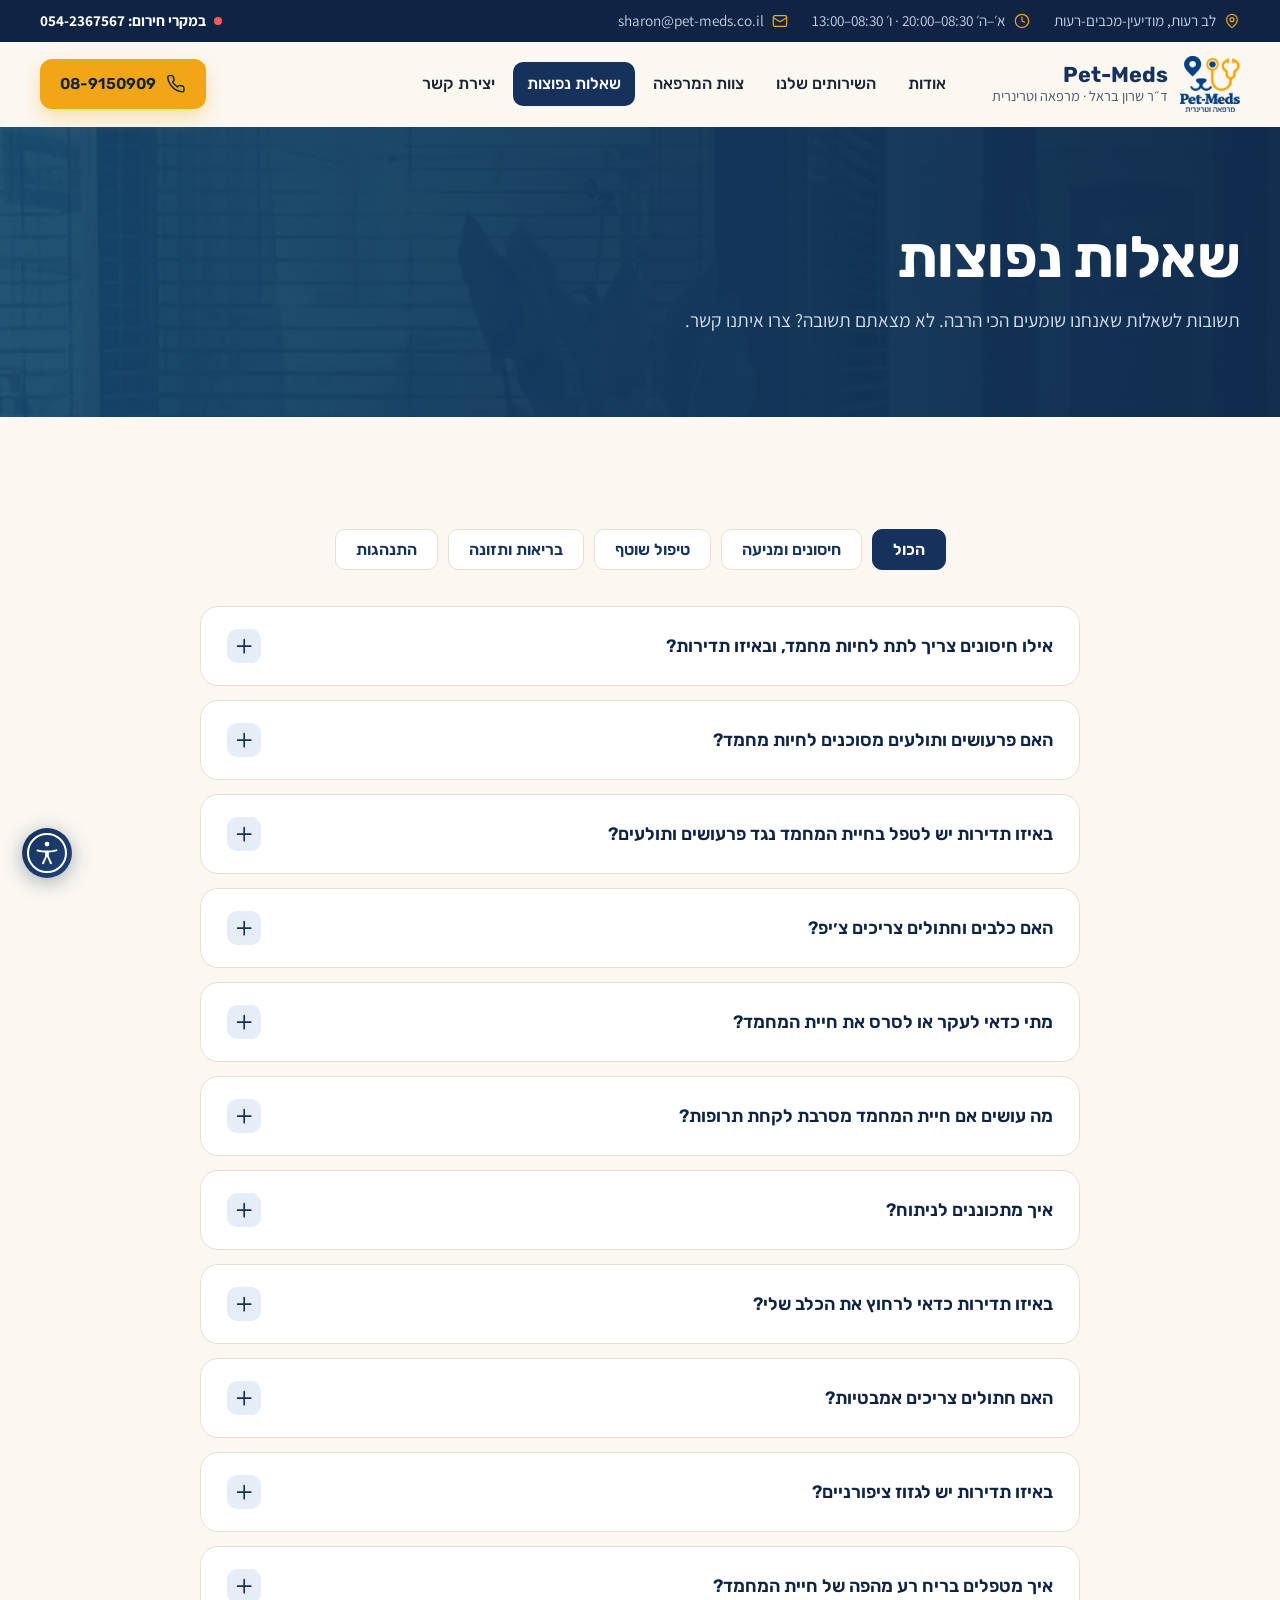
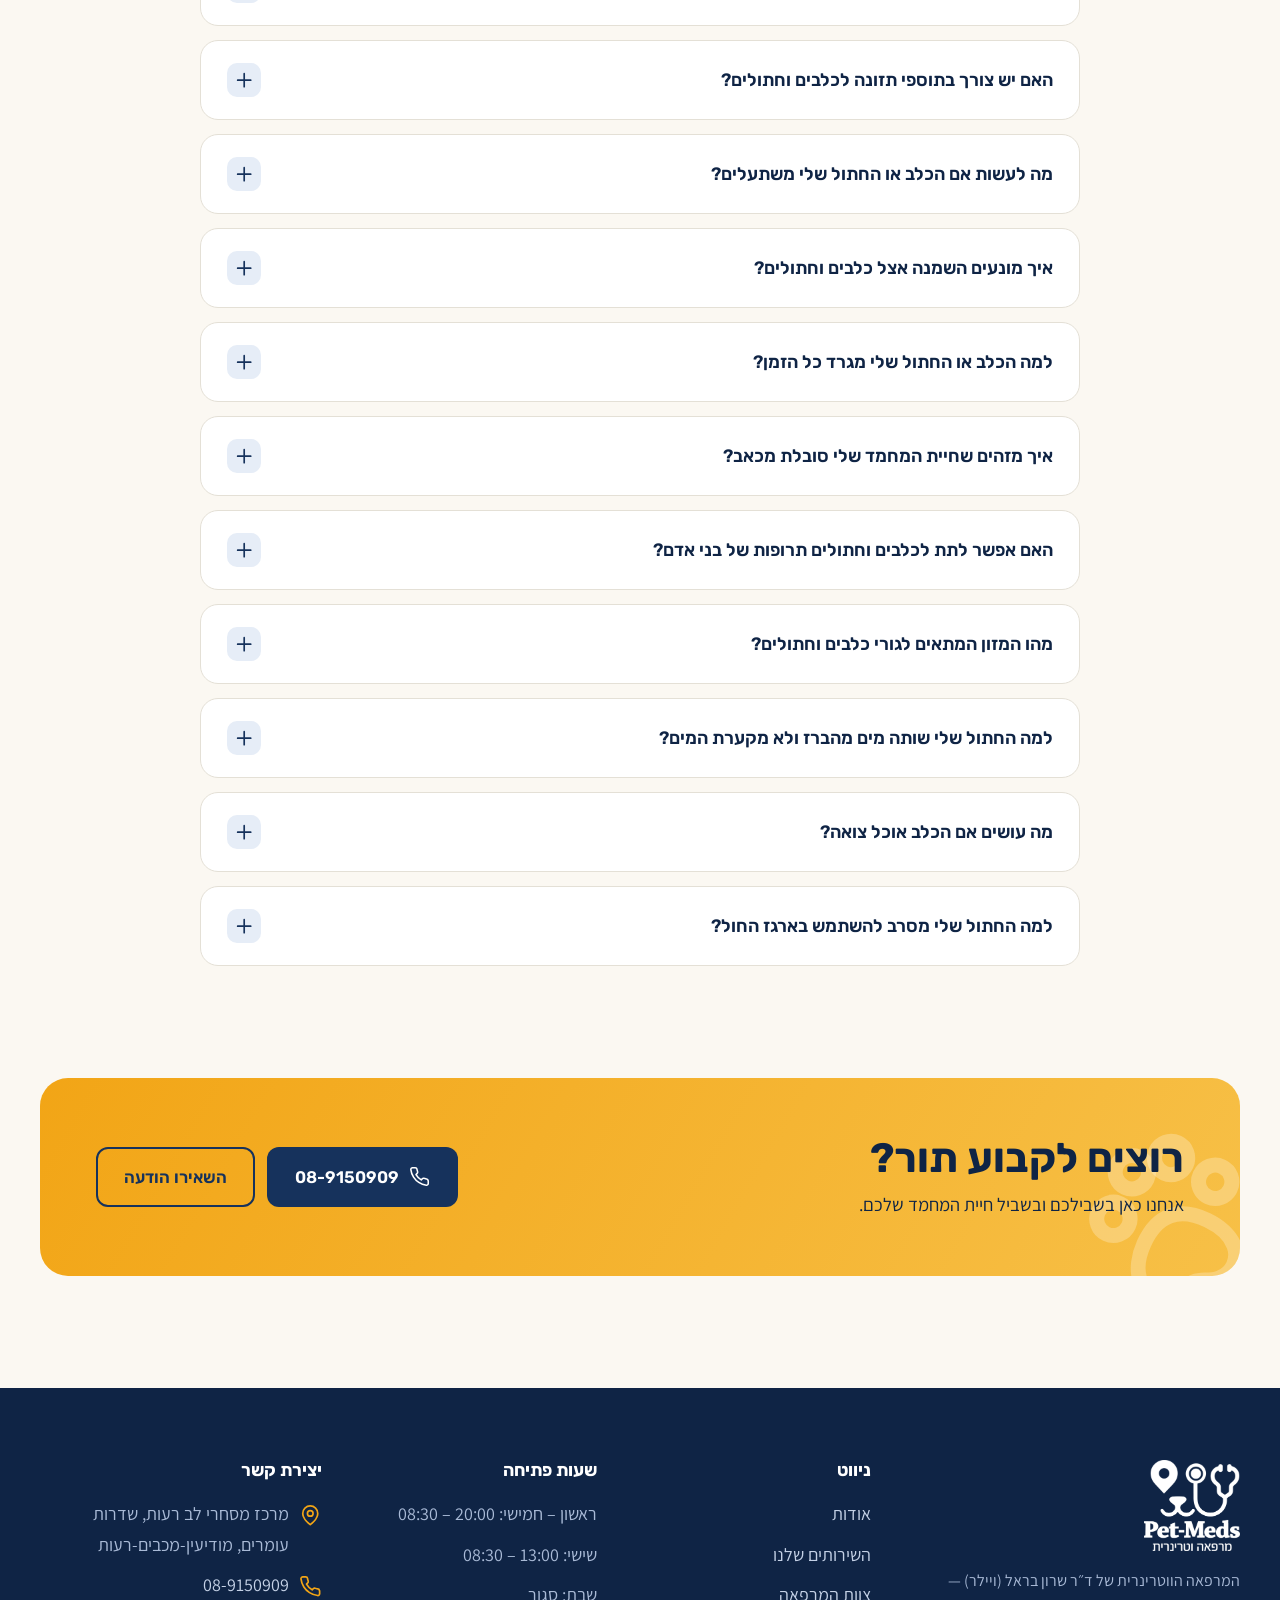
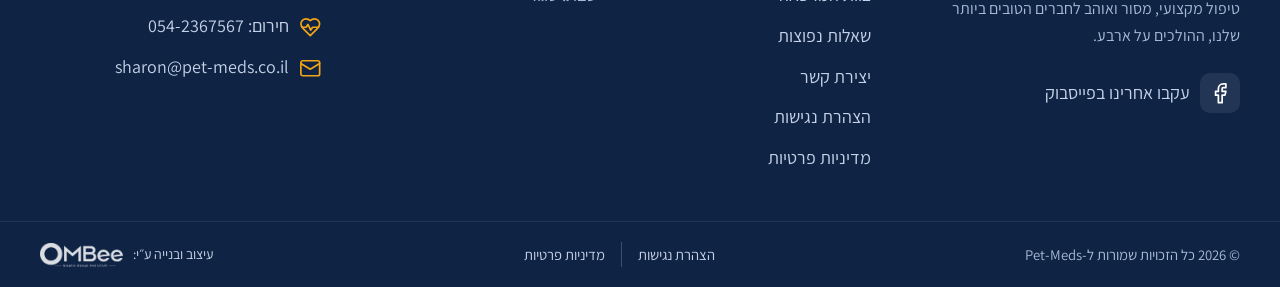
<file: faq.html>
<!doctype html>
<html lang="he" dir="rtl">
<head>
  <meta charset="utf-8">
  <meta name="viewport" content="width=device-width, initial-scale=1">
  <title>שאלות נפוצות | Pet-Meds — מרפאה וטרינרית</title>
  <meta name="description" content="תשובות לשאלות נפוצות על חיסונים, טיפול מונע, תזונה, התנהגות וטיפול שוטף בכלבים וחתולים — מצוות מרפאת Pet-Meds.">
  <meta property="og:title" content="שאלות נפוצות | Pet-Meds — מרפאה וטרינרית">
  <meta property="og:description" content="תשובות לשאלות נפוצות על חיסונים, טיפול מונע, תזונה, התנהגות וטיפול שוטף בכלבים וחתולים — מצוות מרפאת Pet-Meds.">
  <meta property="og:type" content="website">
  <meta property="og:locale" content="he_IL">
  <meta property="og:image" content="img/hero.webp">
  <meta name="theme-color" content="#16325c">
  <link rel="canonical" href="https://www.pet-meds.co.il/faq.html">
  <link rel="icon" href="img/logo-Pet-Meds.webp">
  <link rel="preconnect" href="https://fonts.googleapis.com">
  <link rel="preconnect" href="https://fonts.gstatic.com" crossorigin>
  <link href="https://fonts.googleapis.com/css2?family=Assistant:wght@400;600;700&family=Rubik:wght@500;600;700&display=swap" rel="stylesheet">
  <link rel="stylesheet" href="css/style.css">
</head>
<body>
<a class="skip-link" href="#main">דילוג לתוכן הראשי</a>
<div class="topbar">
  <div class="container">
    <div class="topbar__info">
      <span class="topbar__item"><svg class="icon" viewBox="0 0 24 24" aria-hidden="true" focusable="false"><path d="M20 10c0 6-8 12-8 12s-8-6-8-12a8 8 0 0 1 16 0Z"/><circle cx="12" cy="10" r="3"/></svg> לב רעות, מודיעין-מכבים-רעות</span>
      <span class="topbar__item"><svg class="icon" viewBox="0 0 24 24" aria-hidden="true" focusable="false"><circle cx="12" cy="12" r="10"/><path d="M12 6v6l4 2"/></svg> א׳–ה׳ 08:30–20:00 · ו׳ 08:30–13:00</span>
      <a class="topbar__item" href="mailto:sharon@pet-meds.co.il"><svg class="icon" viewBox="0 0 24 24" aria-hidden="true" focusable="false"><rect x="2" y="4" width="20" height="16" rx="2"/><path d="m22 7-10 6L2 7"/></svg> sharon@pet-meds.co.il</a>
    </div>
    <a class="topbar__emergency" href="tel:0542367567"><span class="dot" aria-hidden="true"></span> במקרי חירום: 054-2367567</a>
  </div>
</div>
<header class="header">
  <div class="container">
    <button class="nav-toggle" type="button" aria-label="פתיחת תפריט" aria-controls="drawer" aria-expanded="false"><svg class="icon" viewBox="0 0 24 24" aria-hidden="true" focusable="false"><path d="M4 6h16M4 12h16M4 18h16"/></svg></button>
    <a class="brand" href="index.html" aria-label="Pet-Meds — לעמוד הבית">
      <img src="img/logo-Pet-Meds.webp" alt="" width="60" height="60">
      <span class="brand__text">
        <span class="brand__name">Pet-Meds</span>
        <span class="brand__sub">ד״ר שרון בראל · מרפאה וטרינרית</span>
      </span>
    </a>
    <nav class="nav" id="main-nav" aria-label="ניווט ראשי">
      <a href="about.html">אודות</a>
      <a href="services.html">השירותים שלנו</a>
      <a href="team.html">צוות המרפאה</a>
      <a href="faq.html" aria-current="page">שאלות נפוצות</a>
      <a href="contact.html">יצירת קשר</a>
    </nav>
    <div class="header__cta">
      <a class="btn btn--primary btn--sm" href="tel:089150909"><svg class="icon" viewBox="0 0 24 24" aria-hidden="true" focusable="false"><path d="M22 16.9v3a2 2 0 0 1-2.2 2 19.8 19.8 0 0 1-8.6-3.1 19.5 19.5 0 0 1-6-6A19.8 19.8 0 0 1 2.1 4.2 2 2 0 0 1 4.1 2h3a2 2 0 0 1 2 1.7c.1.9.4 1.8.7 2.7a2 2 0 0 1-.5 2.1L8 9.8a16 16 0 0 0 6 6l1.3-1.3a2 2 0 0 1 2.1-.4c.9.3 1.8.6 2.7.7a2 2 0 0 1 1.7 2Z"/></svg> 08-9150909</a>
    </div>
  </div>
</header>
<main id="main">

<section class="page-hero">
  <div class="container">
    <h1>שאלות נפוצות</h1>
    <p>תשובות לשאלות שאנחנו שומעים הכי הרבה. לא מצאתם תשובה? צרו איתנו קשר.</p>
  </div>
</section>
<section class="section">
  <div class="container">
    <div class="faq-cats" role="group" aria-label="סינון לפי נושא">
      <button type="button" data-cat="all" aria-pressed="true">הכול</button>
      <button type="button" data-cat="prevent" aria-pressed="false">חיסונים ומניעה</button>
      <button type="button" data-cat="care" aria-pressed="false">טיפול שוטף</button>
      <button type="button" data-cat="health" aria-pressed="false">בריאות ותזונה</button>
      <button type="button" data-cat="behavior" aria-pressed="false">התנהגות</button>
    </div>
    <div class="faq">
      <details data-cat="prevent">
        <summary>אילו חיסונים צריך לתת לחיות מחמד, ובאיזו תדירות?<span class="plus" aria-hidden="true"><svg class="icon" viewBox="0 0 24 24" aria-hidden="true" focusable="false"><path d="M12 5v14M5 12h14"/></svg></span></summary>
        <div class="faq__body">
    <h4>כלבים</h4>
    <ul>
      <li><strong>חיסון משושה:</strong> מגיל 6–8 שבועות, בשלוש מנות ראשונות, ולאחר מכן פעם בשנה.</li>
      <li><strong>חיסון כלבת:</strong> בגורים החיסון ניתן פעמיים בהפרש של חודש ויום, ולאחר מכן אחת לשנתיים.</li>
      <li><strong>תילועים:</strong> בגורים ניתנים פעמיים בהפרש של 10 ימים, ולאחר מכן אחת לחצי שנה כטיפול מונע.</li>
      <li><strong>תולעת הפארק (S. lupi):</strong> זריקה של חומר הנקרא דקטומקס, הניתנת כל חודשיים.</li>
      <li><strong>חיסון שעלת המכלאות:</strong> לפי הצורך.</li>
      <li>טיפול קבוע לאורך כל השנה נגד טפילים חיצוניים (פרעושים וקרציות).</li>
    </ul>
    <h4>חתולים</h4>
    <ul>
      <li><strong>חיסון מרובע:</strong> מגיל 8 שבועות, בשתי מנות ראשונות, ולאחר מכן פעם בשנה.</li>
      <li><strong>תילועים:</strong> בגורים ניתנים פעמיים בהפרש של 10 ימים, ולאחר מכן אחת לחצי שנה כטיפול מונע.</li>
      <li>טיפול קבוע לאורך כל השנה נגד פרעושים וקרציות — לחתולים שיוצאים מהבית.</li>
      <li><strong>חיסון נגד כלבת:</strong> אינו חובה על פי חוק, וניתן במקרים מיוחדים.</li>
    </ul></div>
      </details>
      <details data-cat="prevent">
        <summary>האם פרעושים ותולעים מסוכנים לחיות מחמד?<span class="plus" aria-hidden="true"><svg class="icon" viewBox="0 0 24 24" aria-hidden="true" focusable="false"><path d="M12 5v14M5 12h14"/></svg></span></summary>
        <div class="faq__body"><p>כן. פרעושים עלולים לגרום לדלקות עור, אלרגיות ואי-נוחות, ותולעים עלולות להוביל לבעיות עיכול חמורות ואף לפגוע באיברים פנימיים. קרציות, לעומת זאת, מעבירות טפילי דם הגורמים למחלה מסכנת חיים (קדחת קרציות).</p><p>מומלץ להקפיד על טיפול מונע, כמו טבליות או טיפות ייעודיות.</p></div>
      </details>
      <details data-cat="prevent">
        <summary>באיזו תדירות יש לטפל בחיית המחמד נגד פרעושים ותולעים?<span class="plus" aria-hidden="true"><svg class="icon" viewBox="0 0 24 24" aria-hidden="true" focusable="false"><path d="M12 5v14M5 12h14"/></svg></span></summary>
        <div class="faq__body"><ul><li><strong>פרעושים וקרציות:</strong> טיפול מונע מומלץ אחת לחודש, במיוחד בעונות החמות. כיום ישנם תכשירים המתאימים לטיפול אחת ל-3 חודשים.</li><li><strong>תולעים:</strong> טיפול מונע מומלץ אחת לשלושה עד שישה חודשים.</li></ul></div>
      </details>
      <details data-cat="prevent">
        <summary>האם כלבים וחתולים צריכים צ׳יפ?<span class="plus" aria-hidden="true"><svg class="icon" viewBox="0 0 24 24" aria-hidden="true" focusable="false"><path d="M12 5v14M5 12h14"/></svg></span></summary>
        <div class="faq__body"><p>כן. החוק בישראל מחייב סימון כלבים בצ׳יפ. גם לחתולים מומלץ לשים צ׳יפ, כדי להגדיל את הסיכוי לאתר אותם אם הם הולכים לאיבוד — אך בחתולים אין חוק בנושא.</p></div>
      </details>
      <details data-cat="prevent">
        <summary>מתי כדאי לעקר או לסרס את חיית המחמד?<span class="plus" aria-hidden="true"><svg class="icon" viewBox="0 0 24 24" aria-hidden="true" focusable="false"><path d="M12 5v14M5 12h14"/></svg></span></summary>
        <div class="faq__body"><p>עיקור וסירוס מסייעים במניעת בעיות בריאותיות רבות ומגוונות, וכן בהתנהגויות לא רצויות.</p><p>כיום ישנם מחקרים רבים בנושא, ומומלץ להיוועץ בווטרינר המטפל, שייתן המלצה ספציפית לגבי הגיל המומלץ לניתוח לפי סוג בעל החיים והגזע.</p></div>
      </details>
      <details data-cat="care">
        <summary>מה עושים אם חיית המחמד מסרבת לקחת תרופות?<span class="plus" aria-hidden="true"><svg class="icon" viewBox="0 0 24 24" aria-hidden="true" focusable="false"><path d="M12 5v14M5 12h14"/></svg></span></summary>
        <div class="faq__body"><p>יש כמה טכניקות לתת תרופות לחיות מחמד, כמו הסתרת הכדור באוכל מועדף (חתיכה קטנה של נקניקייה, חמאת בוטנים) או שימוש בכדורים בצורת לעיסה. אנו מציעים ייעוץ מעשי, או שירות מתן תרופות במרפאה במידת הצורך.</p></div>
      </details>
      <details data-cat="care">
        <summary>איך מתכוננים לניתוח?<span class="plus" aria-hidden="true"><svg class="icon" viewBox="0 0 24 24" aria-hidden="true" focusable="false"><path d="M12 5v14M5 12h14"/></svg></span></summary>
        <div class="faq__body"><p>לפני ניתוח חשוב להקפיד:</p><ul><li>צום של 8–12 שעות (מים — חופשי).</li><li>להביא היסטוריה רפואית עדכנית.</li><li>לקיים שיחה מקדימה עם הווטרינר לקבלת הנחיות נוספות.</li></ul></div>
      </details>
      <details data-cat="care">
        <summary>באיזו תדירות כדאי לרחוץ את הכלב שלי?<span class="plus" aria-hidden="true"><svg class="icon" viewBox="0 0 24 24" aria-hidden="true" focusable="false"><path d="M12 5v14M5 12h14"/></svg></span></summary>
        <div class="faq__body"><p>יש להימנע מרחצה תכופה כדי למנוע ייבוש של עור הכלב, שינויי PH ופגיעה בהגנת העור. מומלץ להיוועץ בווטרינר המטפל לקבלת הנחיות מדויקות בהתאם לגזע ולמצב העור.</p></div>
      </details>
      <details data-cat="care">
        <summary>האם חתולים צריכים אמבטיות?<span class="plus" aria-hidden="true"><svg class="icon" viewBox="0 0 24 24" aria-hidden="true" focusable="false"><path d="M12 5v14M5 12h14"/></svg></span></summary>
        <div class="faq__body"><p>לרוב חתולים מנקים את עצמם ואין צורך ברחצה. עם זאת, במקרים מיוחדים ניתן לרחוץ אותם עם שמפו מיוחד לחתולים. מומלץ להיוועץ בווטרינר לפני כן.</p></div>
      </details>
      <details data-cat="care">
        <summary>באיזו תדירות יש לגזוז ציפורניים?<span class="plus" aria-hidden="true"><svg class="icon" viewBox="0 0 24 24" aria-hidden="true" focusable="false"><path d="M12 5v14M5 12h14"/></svg></span></summary>
        <div class="faq__body"><p>לרוב, כלבים וחתולים שוחקים את ציפורניהם באופן טבעי.</p><p>אם הציפורניים ארוכות מדי, כדאי שהווטרינר המטפל ילמד אתכם כיצד לגזוז אותן: ציפורני כלבים וחתולים מכילות כלי דם ועצבים, וגזירה לא נכונה עלולה להכאיב ולגרום לדימום שקשה לעצור ללא חומר מתאים.</p></div>
      </details>
      <details data-cat="health">
        <summary>איך מטפלים בריח רע מהפה של חיית המחמד?<span class="plus" aria-hidden="true"><svg class="icon" viewBox="0 0 24 24" aria-hidden="true" focusable="false"><path d="M12 5v14M5 12h14"/></svg></span></summary>
        <div class="faq__body"><p>ריח רע עלול להצביע על בעיות שיניים או חניכיים. מומלץ:</p><ul><li>לצחצח את שיני החיה באופן קבוע עם משחת שיניים ייעודית לחיות מחמד.</li><li>לתת מזון יבש שמסייע בניקוי השיניים.</li><li>להגיע לבדיקה במרפאה, שכן ריח רע עשוי להצביע על דלקות או בעיות חמורות יותר.</li></ul></div>
      </details>
      <details data-cat="health">
        <summary>האם יש צורך בתוספי תזונה לכלבים וחתולים?<span class="plus" aria-hidden="true"><svg class="icon" viewBox="0 0 24 24" aria-hidden="true" focusable="false"><path d="M12 5v14M5 12h14"/></svg></span></summary>
        <div class="faq__body"><p>תוספי תזונה אינם הכרחיים לחיות מחמד בריאות המקבלות מזון איכותי ומאוזן. עם זאת, במקרים של בעיות מפרקים, נשירת שיער או מחסור ספציפי, הווטרינר עשוי להמליץ על תוספים כמו אומגה 3, גלוקוזאמין או ויטמינים.</p></div>
      </details>
      <details data-cat="health">
        <summary>מה לעשות אם הכלב או החתול שלי משתעלים?<span class="plus" aria-hidden="true"><svg class="icon" viewBox="0 0 24 24" aria-hidden="true" focusable="false"><path d="M12 5v14M5 12h14"/></svg></span></summary>
        <div class="faq__body"><p>שיעול עלול לנבוע מאלרגיות, דלקות או מחלות מדבקות כמו שעלת המכלאות. במקרים של שיעול מתמשך (יותר מ-24 שעות), או אם הוא מלווה בקוצר נשימה, יש לפנות מיד לווטרינר.</p></div>
      </details>
      <details data-cat="health">
        <summary>איך מונעים השמנה אצל כלבים וחתולים?<span class="plus" aria-hidden="true"><svg class="icon" viewBox="0 0 24 24" aria-hidden="true" focusable="false"><path d="M12 5v14M5 12h14"/></svg></span></summary>
        <div class="faq__body"><ul><li>מזון מותאם לגיל, לגזע ולרמת הפעילות.</li><li>הימנעות ממתן שאריות אוכל של בני אדם.</li><li>פעילות גופנית יומיומית (משחקים, טיולים).</li><li>שקילה תקופתית ובדיקות אצל הווטרינר.</li></ul></div>
      </details>
      <details data-cat="health">
        <summary>למה הכלב או החתול שלי מגרד כל הזמן?<span class="plus" aria-hidden="true"><svg class="icon" viewBox="0 0 24 24" aria-hidden="true" focusable="false"><path d="M12 5v14M5 12h14"/></svg></span></summary>
        <div class="faq__body"><p>גירוד מוגזם עשוי להצביע על:</p><ul><li>נגיעות בפרעושים, קרציות או טפילים אחרים.</li><li>אלרגיות שונות.</li><li>זיהום פטרייתי או חיידקי.</li></ul><p>אם הגירוד מתמשך או גורם לפציעות, יש להגיע לבדיקה במרפאה.</p></div>
      </details>
      <details data-cat="health">
        <summary>איך מזהים שחיית המחמד שלי סובלת מכאב?<span class="plus" aria-hidden="true"><svg class="icon" viewBox="0 0 24 24" aria-hidden="true" focusable="false"><path d="M12 5v14M5 12h14"/></svg></span></summary>
        <div class="faq__body"><p>סימנים לכאב כוללים:</p><ul><li>ירידה בתיאבון.</li><li>חוסר רצון לזוז או לשחק.</li><li>יללות, נהמות או נשיפות בלתי רגילות.</li><li>ליקוק מתמיד של אזור מסוים בגוף.</li></ul><p>אם אתם חושדים שחיית המחמד סובלת מכאב, פנו לווטרינר ללא דיחוי.</p></div>
      </details>
      <details data-cat="health">
        <summary>האם אפשר לתת לכלבים וחתולים תרופות של בני אדם?<span class="plus" aria-hidden="true"><svg class="icon" viewBox="0 0 24 24" aria-hidden="true" focusable="false"><path d="M12 5v14M5 12h14"/></svg></span></summary>
        <div class="faq__body"><p><strong>בשום אופן לא!</strong> רוב התרופות של בני אדם עלולות להיות רעילות ואף קטלניות לחיות מחמד. בכל מקרה של צורך בטיפול תרופתי, יש להיוועץ בווטרינר.</p></div>
      </details>
      <details data-cat="health">
        <summary>מהו המזון המתאים לגורי כלבים וחתולים?<span class="plus" aria-hidden="true"><svg class="icon" viewBox="0 0 24 24" aria-hidden="true" focusable="false"><path d="M12 5v14M5 12h14"/></svg></span></summary>
        <div class="faq__body"><p>גורים צריכים מזון ייעודי לגילם, עשיר בחלבונים ושומנים, כדי לתמוך בגדילה ובהתפתחות. יש להאכיל אותם בכמויות קטנות מספר פעמים ביום, בהתאם להנחיות היצרן או הווטרינר.</p></div>
      </details>
      <details data-cat="behavior">
        <summary>למה החתול שלי שותה מים מהברז ולא מקערת המים?<span class="plus" aria-hidden="true"><svg class="icon" viewBox="0 0 24 24" aria-hidden="true" focusable="false"><path d="M12 5v14M5 12h14"/></svg></span></summary>
        <div class="faq__body"><p>חתולים רבים נמשכים למים זורמים, שנתפסים בעיניהם כטריים יותר. ניתן לרכוש מזרקת מים ייעודית לחתולים, שתעודד אותם לשתות יותר.</p></div>
      </details>
      <details data-cat="behavior">
        <summary>מה עושים אם הכלב אוכל צואה?<span class="plus" aria-hidden="true"><svg class="icon" viewBox="0 0 24 24" aria-hidden="true" focusable="false"><path d="M12 5v14M5 12h14"/></svg></span></summary>
        <div class="faq__body"><p>אכילת צואה (קופרופגיה) עלולה להיגרם ממחסור תזונתי, מבעיה בריאותית או מהרגל התנהגותי. יש להקפיד על תזונה מאוזנת, לנקות מיד את השטח ולהיוועץ בווטרינר לבדיקה אם יש סיבה רפואית.</p></div>
      </details>
      <details data-cat="behavior">
        <summary>למה החתול שלי מסרב להשתמש בארגז החול?<span class="plus" aria-hidden="true"><svg class="icon" viewBox="0 0 24 24" aria-hidden="true" focusable="false"><path d="M12 5v14M5 12h14"/></svg></span></summary>
        <div class="faq__body"><p>סיבות נפוצות כוללות:</p><ul><li>ארגז לא נקי.</li><li>סוג חול שאינו מתאים להעדפות החתול.</li><li>מתח, לחץ או שינוי בסביבה (מעבר דירה, הכנסת חיית מחמד חדשה).</li><li>בעיות רפואיות, כמו דלקת בדרכי השתן.</li></ul><p>במידת הצורך, מומלץ לפנות לווטרינר לבדיקה.</p></div>
      </details>
    </div>
  </div>
</section>

<section class="section" style="padding-top:0">
  <div class="container">
    <div class="cta-band reveal">
      <svg class="cta-band__paw icon" viewBox="0 0 24 24" aria-hidden="true"><circle cx="5.5" cy="10" r="2"/><circle cx="9.5" cy="5.5" r="2"/><circle cx="14.5" cy="5.5" r="2"/><circle cx="18.5" cy="10" r="2"/><path d="M12 12c-2.8 0-6 3.4-6 6 0 1.7 1.3 3 3 3 1.2 0 2-.6 3-.6s1.8.6 3 .6c1.7 0 3-1.3 3-3 0-2.6-3.2-6-6-6Z"/></svg>
      <div>
        <h2>רוצים לקבוע תור?</h2>
        <p>אנחנו כאן בשבילכם ובשביל חיית המחמד שלכם.</p>
      </div>
      <div style="display:flex;gap:12px;flex-wrap:wrap">
        <a class="btn btn--navy" href="tel:089150909"><svg class="icon" viewBox="0 0 24 24" aria-hidden="true" focusable="false"><path d="M22 16.9v3a2 2 0 0 1-2.2 2 19.8 19.8 0 0 1-8.6-3.1 19.5 19.5 0 0 1-6-6A19.8 19.8 0 0 1 2.1 4.2 2 2 0 0 1 4.1 2h3a2 2 0 0 1 2 1.7c.1.9.4 1.8.7 2.7a2 2 0 0 1-.5 2.1L8 9.8a16 16 0 0 0 6 6l1.3-1.3a2 2 0 0 1 2.1-.4c.9.3 1.8.6 2.7.7a2 2 0 0 1 1.7 2Z"/></svg> 08-9150909</a>
        <a class="btn btn--ghost" href="contact.html">השאירו הודעה</a>
      </div>
    </div>
  </div>
</section>
</main>
<footer class="footer">
  <div class="container footer__grid">
    <div class="footer__brand">
      <img src="img/logo-Pet-Meds.webp" alt="Pet-Meds — מרפאה וטרינרית" width="72" height="72">
      <p>המרפאה הווטרינרית של ד״ר שרון בראל (ויילר) — טיפול מקצועי, מסור ואוהב לחברים הטובים ביותר שלנו, ההולכים על ארבע.</p>
      <a class="footer__social" href="https://www.facebook.com/petmeds2015" target="_blank" rel="noopener"><span class="ico"><svg class="icon" viewBox="0 0 24 24" aria-hidden="true" focusable="false"><path d="M18 2h-3a5 5 0 0 0-5 5v3H7v4h3v8h4v-8h3l1-4h-4V7a1 1 0 0 1 1-1h3Z"/></svg></span> עקבו אחרינו בפייסבוק</a>
    </div>
    <div>
      <h4>ניווט</h4>
      <ul><li><a href="about.html">אודות</a></li><li><a href="services.html">השירותים שלנו</a></li><li><a href="team.html">צוות המרפאה</a></li><li><a href="faq.html">שאלות נפוצות</a></li><li><a href="contact.html">יצירת קשר</a></li><li><a href="accessibility.html">הצהרת נגישות</a></li><li><a href="privacy.html">מדיניות פרטיות</a></li></ul>
    </div>
    <div>
      <h4>שעות פתיחה</h4>
      <ul><li>ראשון – חמישי: <span dir="ltr">08:30 – 20:00</span></li><li>שישי: <span dir="ltr">08:30 – 13:00</span></li><li>שבת: <span dir="ltr">סגור</span></li></ul>
    </div>
    <div>
      <h4>יצירת קשר</h4>
      <ul class="footer__contact">
        <li><svg class="icon" viewBox="0 0 24 24" aria-hidden="true" focusable="false"><path d="M20 10c0 6-8 12-8 12s-8-6-8-12a8 8 0 0 1 16 0Z"/><circle cx="12" cy="10" r="3"/></svg> <span>מרכז מסחרי לב רעות, שדרות עומרים, מודיעין-מכבים-רעות</span></li>
        <li><svg class="icon" viewBox="0 0 24 24" aria-hidden="true" focusable="false"><path d="M22 16.9v3a2 2 0 0 1-2.2 2 19.8 19.8 0 0 1-8.6-3.1 19.5 19.5 0 0 1-6-6A19.8 19.8 0 0 1 2.1 4.2 2 2 0 0 1 4.1 2h3a2 2 0 0 1 2 1.7c.1.9.4 1.8.7 2.7a2 2 0 0 1-.5 2.1L8 9.8a16 16 0 0 0 6 6l1.3-1.3a2 2 0 0 1 2.1-.4c.9.3 1.8.6 2.7.7a2 2 0 0 1 1.7 2Z"/></svg> <a href="tel:089150909">08-9150909</a></li>
        <li><svg class="icon" viewBox="0 0 24 24" aria-hidden="true" focusable="false"><path d="M19 14c1.5-1.5 3-3.2 3-5.5A5.5 5.5 0 0 0 16.5 3c-1.8 0-3 .5-4.5 2-1.5-1.5-2.7-2-4.5-2A5.5 5.5 0 0 0 2 8.5c0 2.3 1.5 4 3 5.5l7 7Z"/><path d="M3.2 12h4.3l2-3 3 6 2-3h6.3"/></svg> <a href="tel:0542367567">חירום: 054-2367567</a></li>
        <li><svg class="icon" viewBox="0 0 24 24" aria-hidden="true" focusable="false"><rect x="2" y="4" width="20" height="16" rx="2"/><path d="m22 7-10 6L2 7"/></svg> <a href="mailto:sharon@pet-meds.co.il">sharon@pet-meds.co.il</a></li>
      </ul>
    </div>
  </div>
  <div class="footer__bottom">
    <div class="container">
      <span>© <span id="year">2026</span> כל הזכויות שמורות ל-Pet-Meds</span>
      <span class="footer__legal"><a href="accessibility.html">הצהרת נגישות</a><a href="privacy.html">מדיניות פרטיות</a></span>
      <a class="footer__credit" href="https://ombee.co.il" target="_blank" rel="noopener">עיצוב ובנייה ע״י: <img src="img/ombee-logo.webp" alt="OMBee — Graphic Design and UI/UX" width="800" height="230" loading="lazy"></a>
    </div>
  </div>
</footer>

<a class="fab" href="tel:0542367567"><svg class="icon" viewBox="0 0 24 24" aria-hidden="true" focusable="false"><path d="M22 16.9v3a2 2 0 0 1-2.2 2 19.8 19.8 0 0 1-8.6-3.1 19.5 19.5 0 0 1-6-6A19.8 19.8 0 0 1 2.1 4.2 2 2 0 0 1 4.1 2h3a2 2 0 0 1 2 1.7c.1.9.4 1.8.7 2.7a2 2 0 0 1-.5 2.1L8 9.8a16 16 0 0 0 6 6l1.3-1.3a2 2 0 0 1 2.1-.4c.9.3 1.8.6 2.7.7a2 2 0 0 1 1.7 2Z"/></svg> חירום</a>

<div class="drawer-overlay" hidden></div>
<aside class="drawer" id="drawer" aria-label="תפריט ניווט" hidden>
  <div class="drawer__head">
    <a class="brand" href="index.html" aria-label="Pet-Meds — לעמוד הבית">
      <img src="img/logo-Pet-Meds.webp" alt="" width="48" height="48">
      <span class="brand__name">Pet-Meds</span>
    </a>
    <button class="drawer__close" type="button" aria-label="סגירת תפריט"><svg class="icon" viewBox="0 0 24 24" aria-hidden="true" focusable="false"><path d="M18 6 6 18M6 6l12 12"/></svg></button>
  </div>
  <nav class="drawer__nav" aria-label="ניווט ראשי">
    <a href="about.html">אודות</a>
    <a href="services.html">השירותים שלנו</a>
    <a href="team.html">צוות המרפאה</a>
    <a href="faq.html" aria-current="page">שאלות נפוצות</a>
    <a href="contact.html">יצירת קשר</a>
  </nav>
  <div class="drawer__foot">
    <div class="drawer__hours"><svg class="icon" viewBox="0 0 24 24" aria-hidden="true" focusable="false"><circle cx="12" cy="12" r="10"/><path d="M12 6v6l4 2"/></svg><span>א׳–ה׳ 08:30–20:00<br>ו׳ 08:30–13:00</span></div>
    <a class="btn btn--primary" href="tel:089150909"><svg class="icon" viewBox="0 0 24 24" aria-hidden="true" focusable="false"><path d="M22 16.9v3a2 2 0 0 1-2.2 2 19.8 19.8 0 0 1-8.6-3.1 19.5 19.5 0 0 1-6-6A19.8 19.8 0 0 1 2.1 4.2 2 2 0 0 1 4.1 2h3a2 2 0 0 1 2 1.7c.1.9.4 1.8.7 2.7a2 2 0 0 1-.5 2.1L8 9.8a16 16 0 0 0 6 6l1.3-1.3a2 2 0 0 1 2.1-.4c.9.3 1.8.6 2.7.7a2 2 0 0 1 1.7 2Z"/></svg> 08-9150909</a>
    <a class="btn drawer__emergency" href="tel:0542367567"><svg class="icon" viewBox="0 0 24 24" aria-hidden="true" focusable="false"><path d="M19 14c1.5-1.5 3-3.2 3-5.5A5.5 5.5 0 0 0 16.5 3c-1.8 0-3 .5-4.5 2-1.5-1.5-2.7-2-4.5-2A5.5 5.5 0 0 0 2 8.5c0 2.3 1.5 4 3 5.5l7 7Z"/><path d="M3.2 12h4.3l2-3 3 6 2-3h6.3"/></svg> חירום: 054-2367567</a>
  </div>
</aside>

<script src="js/accessibility.js"></script>
<script src="js/cookies.js"></script>
<script src="js/main.js"></script>
</body>
</html>
</file>
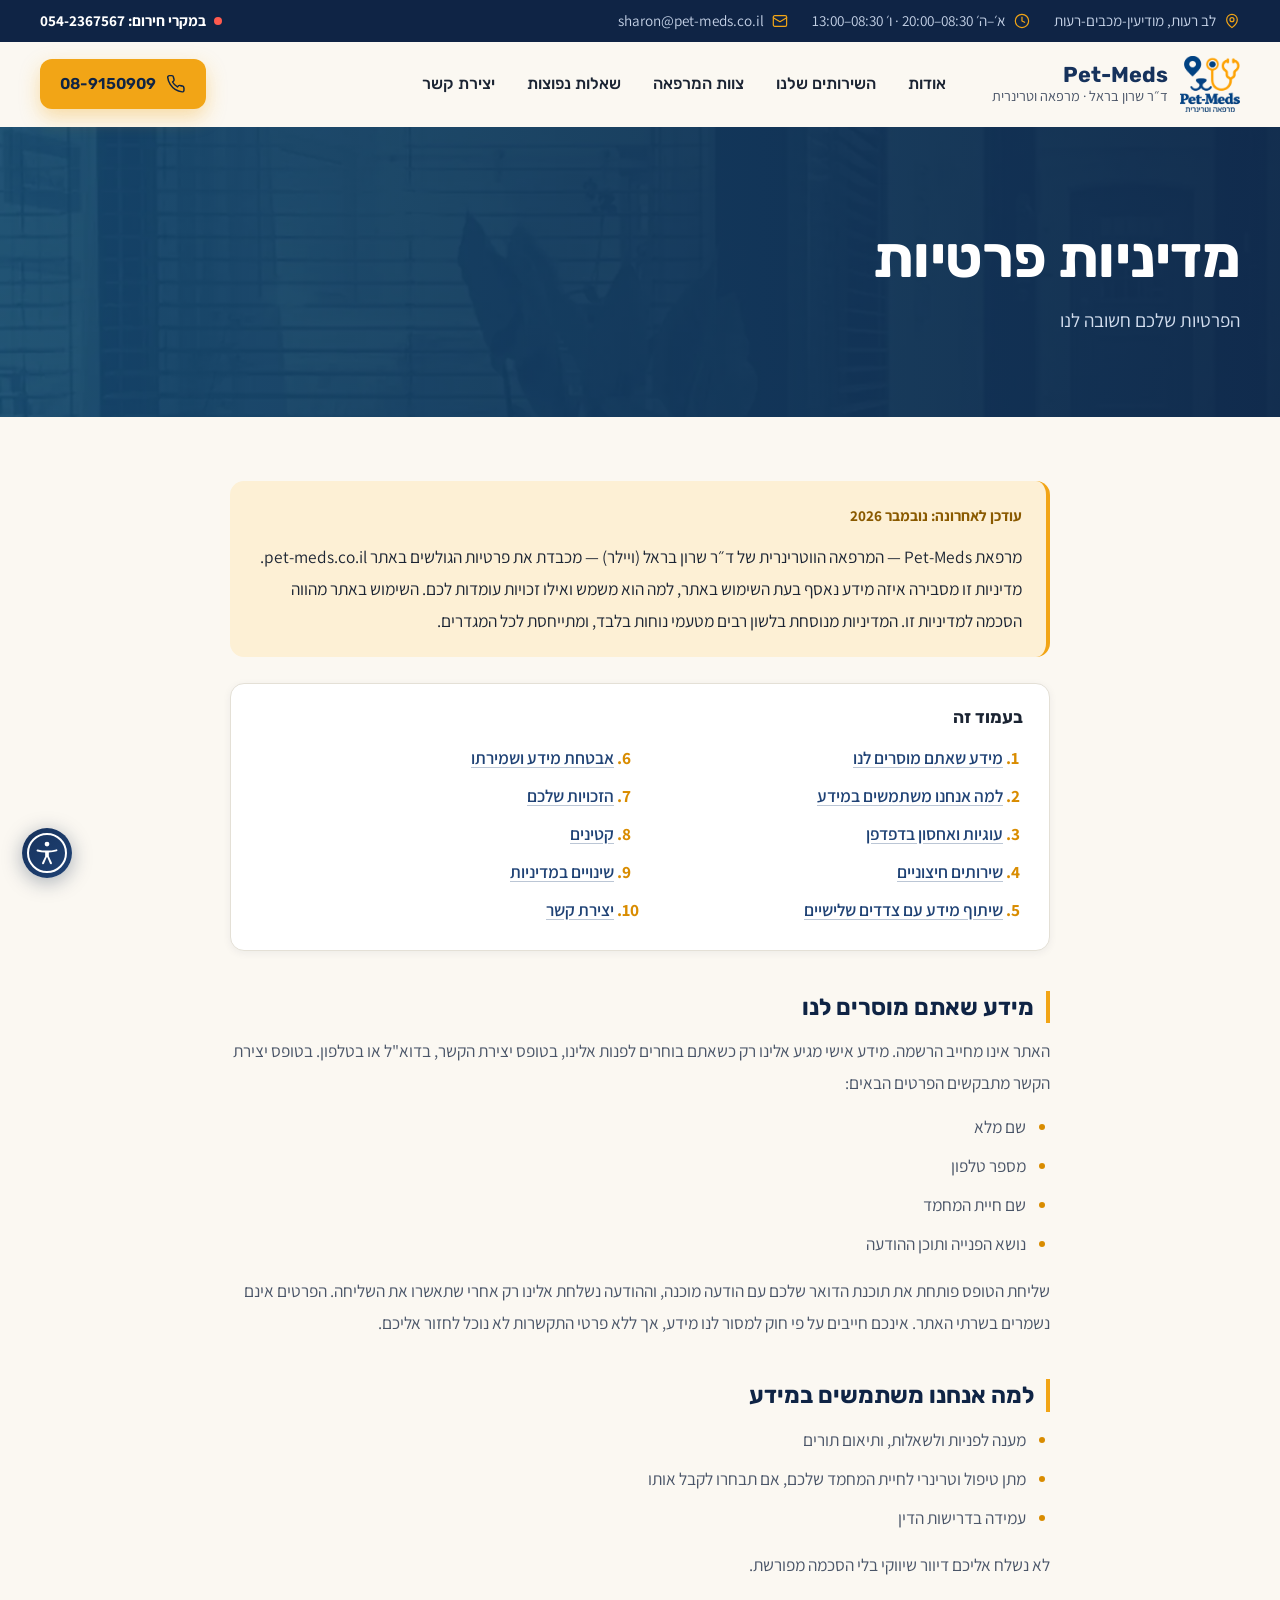
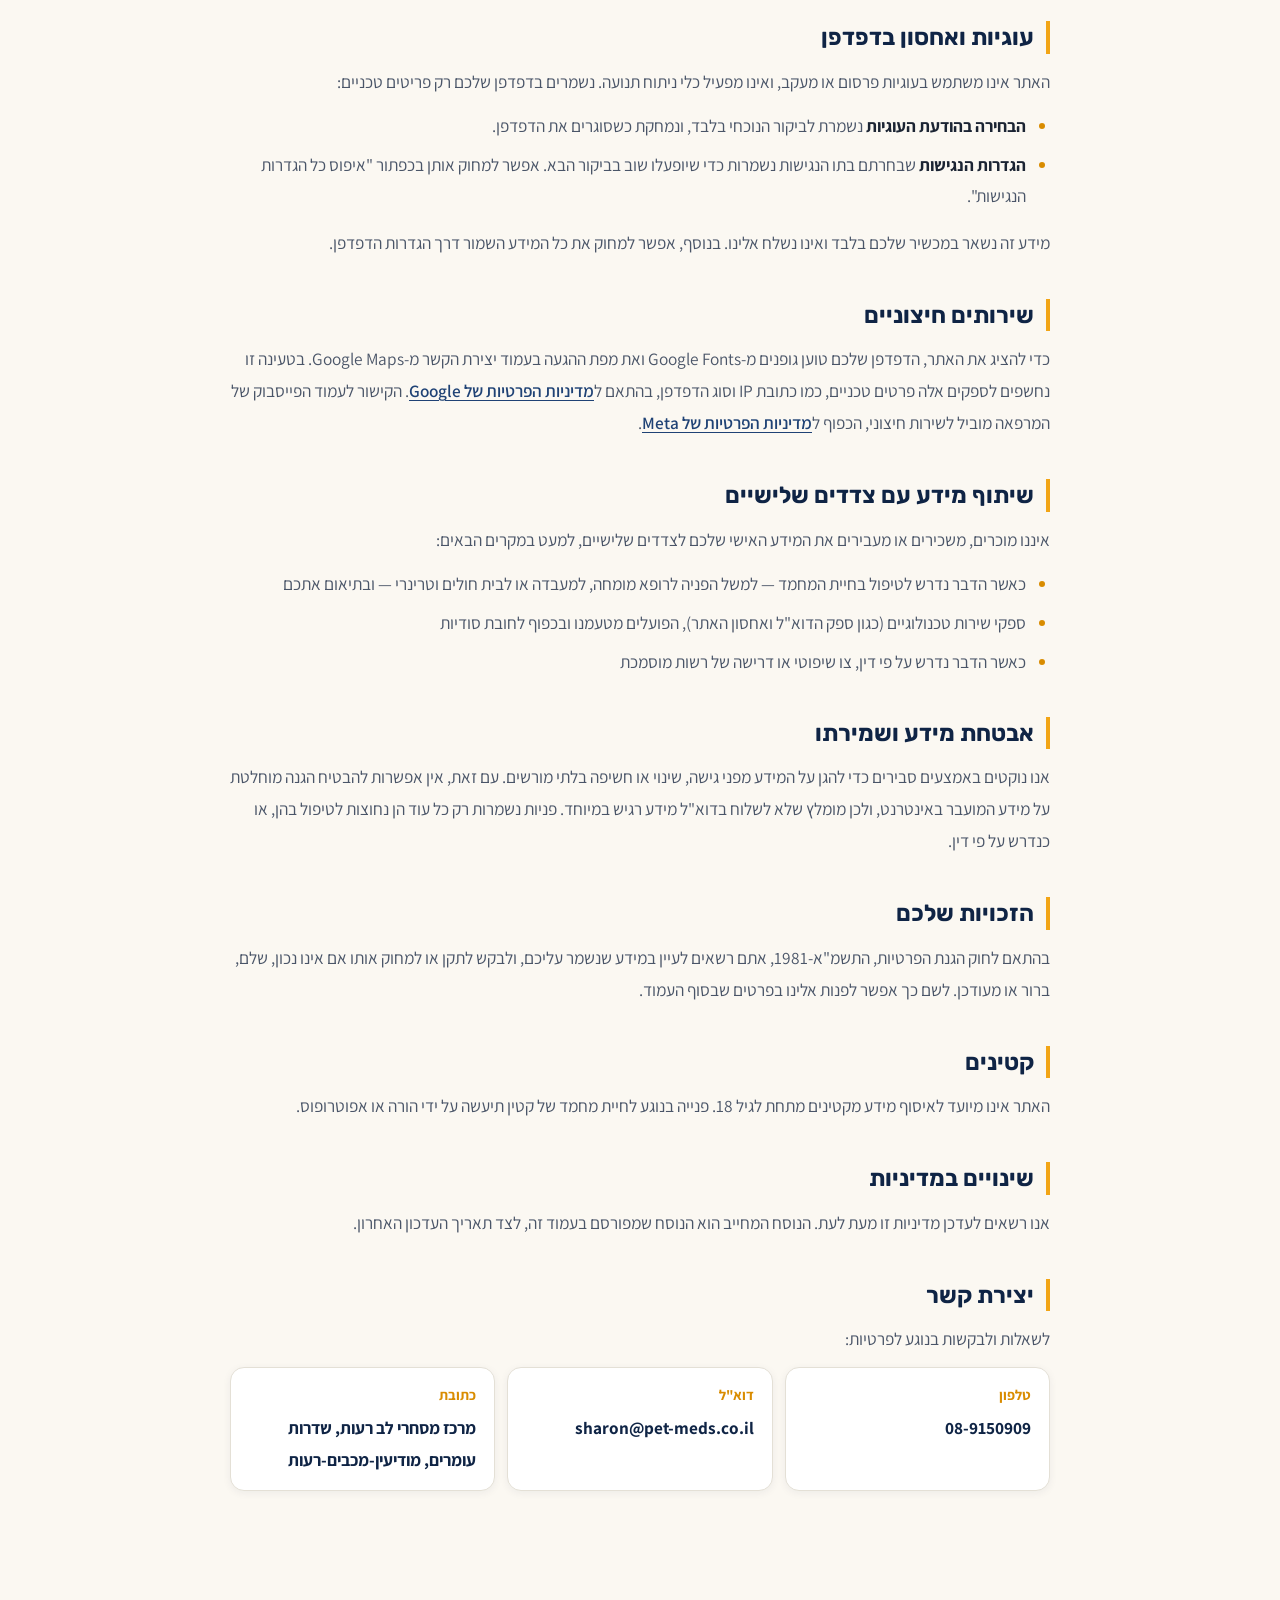
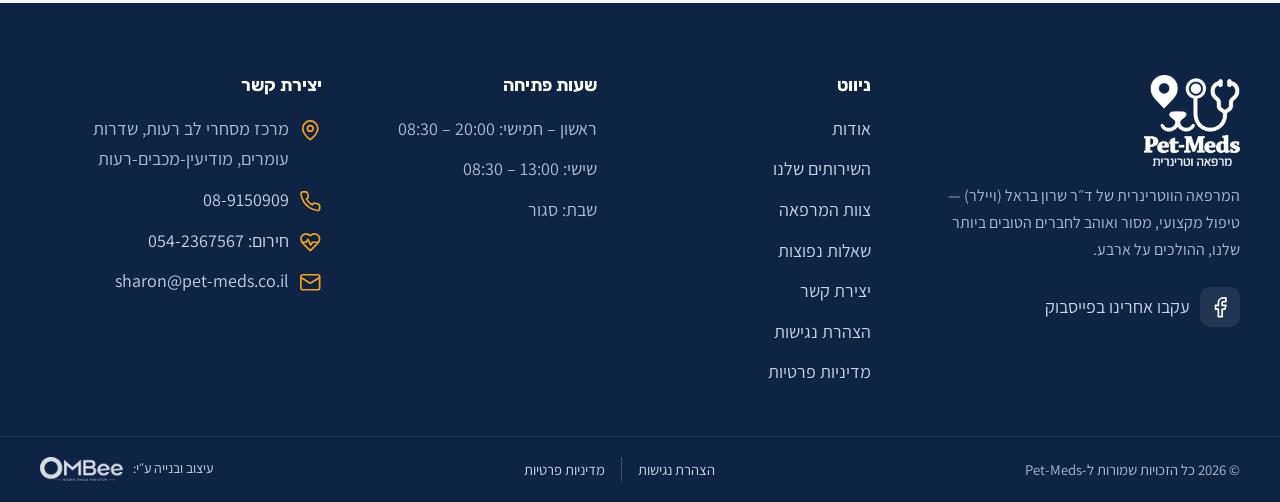
<file: privacy.html>
<!doctype html>
<html lang="he" dir="rtl">
<head>
  <meta charset="utf-8">
  <meta name="viewport" content="width=device-width, initial-scale=1">
  <title>מדיניות פרטיות | Pet-Meds</title>
  <meta name="description" content="מדיניות הפרטיות של אתר מרפאת Pet-Meds — אילו פרטים נאספים, כיצד הם משמשים ומהן זכויותיכם.">
  <meta property="og:title" content="מדיניות פרטיות | Pet-Meds">
  <meta property="og:description" content="מדיניות הפרטיות של אתר מרפאת Pet-Meds — אילו פרטים נאספים, כיצד הם משמשים ומהן זכויותיכם.">
  <meta property="og:type" content="website">
  <meta property="og:locale" content="he_IL">
  <meta property="og:image" content="img/hero.webp">
  <meta name="theme-color" content="#16325c">
  <link rel="canonical" href="https://www.pet-meds.co.il/privacy.html">
  <link rel="icon" href="img/logo-Pet-Meds.webp">
  <link rel="preconnect" href="https://fonts.googleapis.com">
  <link rel="preconnect" href="https://fonts.gstatic.com" crossorigin>
  <link href="https://fonts.googleapis.com/css2?family=Assistant:wght@400;600;700&family=Rubik:wght@500;600;700&display=swap" rel="stylesheet">
  <link rel="stylesheet" href="css/style.css">
</head>
<body>
<a class="skip-link" href="#main">דילוג לתוכן הראשי</a>
<div class="topbar">
  <div class="container">
    <div class="topbar__info">
      <span class="topbar__item"><svg class="icon" viewBox="0 0 24 24" aria-hidden="true" focusable="false"><path d="M20 10c0 6-8 12-8 12s-8-6-8-12a8 8 0 0 1 16 0Z"/><circle cx="12" cy="10" r="3"/></svg> לב רעות, מודיעין-מכבים-רעות</span>
      <span class="topbar__item"><svg class="icon" viewBox="0 0 24 24" aria-hidden="true" focusable="false"><circle cx="12" cy="12" r="10"/><path d="M12 6v6l4 2"/></svg> א׳–ה׳ 08:30–20:00 · ו׳ 08:30–13:00</span>
      <a class="topbar__item" href="mailto:sharon@pet-meds.co.il"><svg class="icon" viewBox="0 0 24 24" aria-hidden="true" focusable="false"><rect x="2" y="4" width="20" height="16" rx="2"/><path d="m22 7-10 6L2 7"/></svg> sharon@pet-meds.co.il</a>
    </div>
    <a class="topbar__emergency" href="tel:0542367567"><span class="dot" aria-hidden="true"></span> במקרי חירום: 054-2367567</a>
  </div>
</div>
<header class="header">
  <div class="container">
    <button class="nav-toggle" type="button" aria-label="פתיחת תפריט" aria-controls="drawer" aria-expanded="false"><svg class="icon" viewBox="0 0 24 24" aria-hidden="true" focusable="false"><path d="M4 6h16M4 12h16M4 18h16"/></svg></button>
    <a class="brand" href="index.html" aria-label="Pet-Meds — לעמוד הבית">
      <img src="img/logo-Pet-Meds.webp" alt="" width="60" height="60">
      <span class="brand__text">
        <span class="brand__name">Pet-Meds</span>
        <span class="brand__sub">ד״ר שרון בראל · מרפאה וטרינרית</span>
      </span>
    </a>
    <nav class="nav" id="main-nav" aria-label="ניווט ראשי">
      <a href="about.html">אודות</a>
      <a href="services.html">השירותים שלנו</a>
      <a href="team.html">צוות המרפאה</a>
      <a href="faq.html">שאלות נפוצות</a>
      <a href="contact.html">יצירת קשר</a>
    </nav>
    <div class="header__cta">
      <a class="btn btn--primary btn--sm" href="tel:089150909"><svg class="icon" viewBox="0 0 24 24" aria-hidden="true" focusable="false"><path d="M22 16.9v3a2 2 0 0 1-2.2 2 19.8 19.8 0 0 1-8.6-3.1 19.5 19.5 0 0 1-6-6A19.8 19.8 0 0 1 2.1 4.2 2 2 0 0 1 4.1 2h3a2 2 0 0 1 2 1.7c.1.9.4 1.8.7 2.7a2 2 0 0 1-.5 2.1L8 9.8a16 16 0 0 0 6 6l1.3-1.3a2 2 0 0 1 2.1-.4c.9.3 1.8.6 2.7.7a2 2 0 0 1 1.7 2Z"/></svg> 08-9150909</a>
    </div>
  </div>
</header>
<main id="main">

<section class="page-hero">
  <div class="container">
    <h1>מדיניות פרטיות</h1>
    <p>הפרטיות שלכם חשובה לנו</p>
  </div>
</section>

<section class="legal-wrap">
  <div class="container">
    <div class="legal-content">
      <div class="legal-intro">
        <p class="legal-date">עודכן לאחרונה: נובמבר 2026</p>
        <p>מרפאת Pet-Meds — המרפאה הווטרינרית של ד״ר שרון בראל (ויילר) — מכבדת את פרטיות הגולשים באתר <bdi dir="ltr" style="white-space:nowrap">pet-meds.co.il</bdi>. מדיניות זו מסבירה איזה מידע נאסף בעת השימוש באתר, למה הוא משמש ואילו זכויות עומדות לכם. השימוש באתר מהווה הסכמה למדיניות זו. המדיניות מנוסחת בלשון רבים מטעמי נוחות בלבד, ומתייחסת לכל המגדרים.</p>
      </div>

      <nav class="legal-toc" aria-label="תוכן העמוד"><strong>בעמוד זה</strong><ol>
        <li><a href="#info-you-give">מידע שאתם מוסרים לנו</a></li>
        <li><a href="#info-use">למה אנחנו משתמשים במידע</a></li>
        <li><a href="#storage">עוגיות ואחסון בדפדפן</a></li>
        <li><a href="#external">שירותים חיצוניים</a></li>
        <li><a href="#sharing">שיתוף מידע עם צדדים שלישיים</a></li>
        <li><a href="#security">אבטחת מידע ושמירתו</a></li>
        <li><a href="#rights">הזכויות שלכם</a></li>
        <li><a href="#minors">קטינים</a></li>
        <li><a href="#changes">שינויים במדיניות</a></li>
        <li><a href="#contact">יצירת קשר</a></li>
      </ol></nav>

      <h2 id="info-you-give">מידע שאתם מוסרים לנו</h2>
      <p>האתר אינו מחייב הרשמה. מידע אישי מגיע אלינו רק כשאתם בוחרים לפנות אלינו, בטופס יצירת הקשר, בדוא"ל או בטלפון. בטופס יצירת הקשר מתבקשים הפרטים הבאים:</p>
      <ul class="legal-list">
        <li>שם מלא</li>
        <li>מספר טלפון</li>
        <li>שם חיית המחמד</li>
        <li>נושא הפנייה ותוכן ההודעה</li>
      </ul>
      <p>שליחת הטופס פותחת את תוכנת הדואר שלכם עם הודעה מוכנה, וההודעה נשלחת אלינו רק אחרי שתאשרו את השליחה. הפרטים אינם נשמרים בשרתי האתר. אינכם חייבים על פי חוק למסור לנו מידע, אך ללא פרטי התקשרות לא נוכל לחזור אליכם.</p>

      <h2 id="info-use">למה אנחנו משתמשים במידע</h2>
      <ul class="legal-list">
        <li>מענה לפניות ולשאלות, ותיאום תורים</li>
        <li>מתן טיפול וטרינרי לחיית המחמד שלכם, אם תבחרו לקבל אותו</li>
        <li>עמידה בדרישות הדין</li>
      </ul>
      <p>לא נשלח אליכם דיוור שיווקי בלי הסכמה מפורשת.</p>

      <h2 id="storage">עוגיות ואחסון בדפדפן</h2>
      <p>האתר אינו משתמש בעוגיות פרסום או מעקב, ואינו מפעיל כלי ניתוח תנועה. נשמרים בדפדפן שלכם רק פריטים טכניים:</p>
      <ul class="legal-list">
        <li><strong>הבחירה בהודעת העוגיות</strong> נשמרת לביקור הנוכחי בלבד, ונמחקת כשסוגרים את הדפדפן.</li>
        <li><strong>הגדרות הנגישות</strong> שבחרתם בתו הנגישות נשמרות כדי שיופעלו שוב בביקור הבא. אפשר למחוק אותן בכפתור "איפוס כל הגדרות הנגישות".</li>
      </ul>
      <p>מידע זה נשאר במכשיר שלכם בלבד ואינו נשלח אלינו. בנוסף, אפשר למחוק את כל המידע השמור דרך הגדרות הדפדפן.</p>

      <h2 id="external">שירותים חיצוניים</h2>
      <p>כדי להציג את האתר, הדפדפן שלכם טוען גופנים מ-Google Fonts ואת מפת ההגעה בעמוד יצירת הקשר מ-Google Maps. בטעינה זו נחשפים לספקים אלה פרטים טכניים, כמו כתובת IP וסוג הדפדפן, בהתאם ל<a href="https://policies.google.com/privacy?hl=iw" target="_blank" rel="noopener">מדיניות הפרטיות של Google</a>. הקישור לעמוד הפייסבוק של המרפאה מוביל לשירות חיצוני, הכפוף ל<a href="https://www.facebook.com/privacy/policy" target="_blank" rel="noopener">מדיניות הפרטיות של Meta</a>.</p>

      <h2 id="sharing">שיתוף מידע עם צדדים שלישיים</h2>
      <p>איננו מוכרים, משכירים או מעבירים את המידע האישי שלכם לצדדים שלישיים, למעט במקרים הבאים:</p>
      <ul class="legal-list">
        <li>כאשר הדבר נדרש לטיפול בחיית המחמד — למשל הפניה לרופא מומחה, למעבדה או לבית חולים וטרינרי — ובתיאום אתכם</li>
        <li>ספקי שירות טכנולוגיים (כגון ספק הדוא"ל ואחסון האתר), הפועלים מטעמנו ובכפוף לחובת סודיות</li>
        <li>כאשר הדבר נדרש על פי דין, צו שיפוטי או דרישה של רשות מוסמכת</li>
      </ul>

      <h2 id="security">אבטחת מידע ושמירתו</h2>
      <p>אנו נוקטים באמצעים סבירים כדי להגן על המידע מפני גישה, שינוי או חשיפה בלתי מורשים. עם זאת, אין אפשרות להבטיח הגנה מוחלטת על מידע המועבר באינטרנט, ולכן מומלץ שלא לשלוח בדוא"ל מידע רגיש במיוחד. פניות נשמרות רק כל עוד הן נחוצות לטיפול בהן, או כנדרש על פי דין.</p>

      <h2 id="rights">הזכויות שלכם</h2>
      <p>בהתאם לחוק הגנת הפרטיות, התשמ"א-1981, אתם רשאים לעיין במידע שנשמר עליכם, ולבקש לתקן או למחוק אותו אם אינו נכון, שלם, ברור או מעודכן. לשם כך אפשר לפנות אלינו בפרטים שבסוף העמוד.</p>

      <h2 id="minors">קטינים</h2>
      <p>האתר אינו מיועד לאיסוף מידע מקטינים מתחת לגיל 18. פנייה בנוגע לחיית מחמד של קטין תיעשה על ידי הורה או אפוטרופוס.</p>

      <h2 id="changes">שינויים במדיניות</h2>
      <p>אנו רשאים לעדכן מדיניות זו מעת לעת. הנוסח המחייב הוא הנוסח שמפורסם בעמוד זה, לצד תאריך העדכון האחרון.</p>

      <h2 id="contact">יצירת קשר</h2>
      <p>לשאלות ולבקשות בנוגע לפרטיות:</p>
      <div class="legal-contact">
        <div><strong>טלפון</strong><a href="tel:089150909"><bdi dir="ltr">08-9150909</bdi></a></div>
        <div><strong>דוא"ל</strong><a href="mailto:sharon@pet-meds.co.il">sharon@pet-meds.co.il</a></div>
        <div><strong>כתובת</strong><span>מרכז מסחרי לב רעות, שדרות עומרים, מודיעין-מכבים-רעות</span></div>
      </div>
    </div>
  </div>
</section>
</main>
<footer class="footer">
  <div class="container footer__grid">
    <div class="footer__brand">
      <img src="img/logo-Pet-Meds.webp" alt="Pet-Meds — מרפאה וטרינרית" width="72" height="72">
      <p>המרפאה הווטרינרית של ד״ר שרון בראל (ויילר) — טיפול מקצועי, מסור ואוהב לחברים הטובים ביותר שלנו, ההולכים על ארבע.</p>
      <a class="footer__social" href="https://www.facebook.com/petmeds2015" target="_blank" rel="noopener"><span class="ico"><svg class="icon" viewBox="0 0 24 24" aria-hidden="true" focusable="false"><path d="M18 2h-3a5 5 0 0 0-5 5v3H7v4h3v8h4v-8h3l1-4h-4V7a1 1 0 0 1 1-1h3Z"/></svg></span> עקבו אחרינו בפייסבוק</a>
    </div>
    <div>
      <h4>ניווט</h4>
      <ul><li><a href="about.html">אודות</a></li><li><a href="services.html">השירותים שלנו</a></li><li><a href="team.html">צוות המרפאה</a></li><li><a href="faq.html">שאלות נפוצות</a></li><li><a href="contact.html">יצירת קשר</a></li><li><a href="accessibility.html">הצהרת נגישות</a></li><li><a href="privacy.html">מדיניות פרטיות</a></li></ul>
    </div>
    <div>
      <h4>שעות פתיחה</h4>
      <ul><li>ראשון – חמישי: <span dir="ltr">08:30 – 20:00</span></li><li>שישי: <span dir="ltr">08:30 – 13:00</span></li><li>שבת: <span dir="ltr">סגור</span></li></ul>
    </div>
    <div>
      <h4>יצירת קשר</h4>
      <ul class="footer__contact">
        <li><svg class="icon" viewBox="0 0 24 24" aria-hidden="true" focusable="false"><path d="M20 10c0 6-8 12-8 12s-8-6-8-12a8 8 0 0 1 16 0Z"/><circle cx="12" cy="10" r="3"/></svg> <span>מרכז מסחרי לב רעות, שדרות עומרים, מודיעין-מכבים-רעות</span></li>
        <li><svg class="icon" viewBox="0 0 24 24" aria-hidden="true" focusable="false"><path d="M22 16.9v3a2 2 0 0 1-2.2 2 19.8 19.8 0 0 1-8.6-3.1 19.5 19.5 0 0 1-6-6A19.8 19.8 0 0 1 2.1 4.2 2 2 0 0 1 4.1 2h3a2 2 0 0 1 2 1.7c.1.9.4 1.8.7 2.7a2 2 0 0 1-.5 2.1L8 9.8a16 16 0 0 0 6 6l1.3-1.3a2 2 0 0 1 2.1-.4c.9.3 1.8.6 2.7.7a2 2 0 0 1 1.7 2Z"/></svg> <a href="tel:089150909">08-9150909</a></li>
        <li><svg class="icon" viewBox="0 0 24 24" aria-hidden="true" focusable="false"><path d="M19 14c1.5-1.5 3-3.2 3-5.5A5.5 5.5 0 0 0 16.5 3c-1.8 0-3 .5-4.5 2-1.5-1.5-2.7-2-4.5-2A5.5 5.5 0 0 0 2 8.5c0 2.3 1.5 4 3 5.5l7 7Z"/><path d="M3.2 12h4.3l2-3 3 6 2-3h6.3"/></svg> <a href="tel:0542367567">חירום: 054-2367567</a></li>
        <li><svg class="icon" viewBox="0 0 24 24" aria-hidden="true" focusable="false"><rect x="2" y="4" width="20" height="16" rx="2"/><path d="m22 7-10 6L2 7"/></svg> <a href="mailto:sharon@pet-meds.co.il">sharon@pet-meds.co.il</a></li>
      </ul>
    </div>
  </div>
  <div class="footer__bottom">
    <div class="container">
      <span>© <span id="year">2026</span> כל הזכויות שמורות ל-Pet-Meds</span>
      <span class="footer__legal"><a href="accessibility.html">הצהרת נגישות</a><a href="privacy.html">מדיניות פרטיות</a></span>
      <a class="footer__credit" href="https://ombee.co.il" target="_blank" rel="noopener">עיצוב ובנייה ע״י: <img src="img/ombee-logo.webp" alt="OMBee — Graphic Design and UI/UX" width="800" height="230" loading="lazy"></a>
    </div>
  </div>
</footer>

<a class="fab" href="tel:0542367567"><svg class="icon" viewBox="0 0 24 24" aria-hidden="true" focusable="false"><path d="M22 16.9v3a2 2 0 0 1-2.2 2 19.8 19.8 0 0 1-8.6-3.1 19.5 19.5 0 0 1-6-6A19.8 19.8 0 0 1 2.1 4.2 2 2 0 0 1 4.1 2h3a2 2 0 0 1 2 1.7c.1.9.4 1.8.7 2.7a2 2 0 0 1-.5 2.1L8 9.8a16 16 0 0 0 6 6l1.3-1.3a2 2 0 0 1 2.1-.4c.9.3 1.8.6 2.7.7a2 2 0 0 1 1.7 2Z"/></svg> חירום</a>

<div class="drawer-overlay" hidden></div>
<aside class="drawer" id="drawer" aria-label="תפריט ניווט" hidden>
  <div class="drawer__head">
    <a class="brand" href="index.html" aria-label="Pet-Meds — לעמוד הבית">
      <img src="img/logo-Pet-Meds.webp" alt="" width="48" height="48">
      <span class="brand__name">Pet-Meds</span>
    </a>
    <button class="drawer__close" type="button" aria-label="סגירת תפריט"><svg class="icon" viewBox="0 0 24 24" aria-hidden="true" focusable="false"><path d="M18 6 6 18M6 6l12 12"/></svg></button>
  </div>
  <nav class="drawer__nav" aria-label="ניווט ראשי">
    <a href="about.html">אודות</a>
    <a href="services.html">השירותים שלנו</a>
    <a href="team.html">צוות המרפאה</a>
    <a href="faq.html">שאלות נפוצות</a>
    <a href="contact.html">יצירת קשר</a>
  </nav>
  <div class="drawer__foot">
    <div class="drawer__hours"><svg class="icon" viewBox="0 0 24 24" aria-hidden="true" focusable="false"><circle cx="12" cy="12" r="10"/><path d="M12 6v6l4 2"/></svg><span>א׳–ה׳ 08:30–20:00<br>ו׳ 08:30–13:00</span></div>
    <a class="btn btn--primary" href="tel:089150909"><svg class="icon" viewBox="0 0 24 24" aria-hidden="true" focusable="false"><path d="M22 16.9v3a2 2 0 0 1-2.2 2 19.8 19.8 0 0 1-8.6-3.1 19.5 19.5 0 0 1-6-6A19.8 19.8 0 0 1 2.1 4.2 2 2 0 0 1 4.1 2h3a2 2 0 0 1 2 1.7c.1.9.4 1.8.7 2.7a2 2 0 0 1-.5 2.1L8 9.8a16 16 0 0 0 6 6l1.3-1.3a2 2 0 0 1 2.1-.4c.9.3 1.8.6 2.7.7a2 2 0 0 1 1.7 2Z"/></svg> 08-9150909</a>
    <a class="btn drawer__emergency" href="tel:0542367567"><svg class="icon" viewBox="0 0 24 24" aria-hidden="true" focusable="false"><path d="M19 14c1.5-1.5 3-3.2 3-5.5A5.5 5.5 0 0 0 16.5 3c-1.8 0-3 .5-4.5 2-1.5-1.5-2.7-2-4.5-2A5.5 5.5 0 0 0 2 8.5c0 2.3 1.5 4 3 5.5l7 7Z"/><path d="M3.2 12h4.3l2-3 3 6 2-3h6.3"/></svg> חירום: 054-2367567</a>
  </div>
</aside>

<script src="js/accessibility.js"></script>
<script src="js/cookies.js"></script>
<script src="js/main.js"></script>
</body>
</html>
</file>
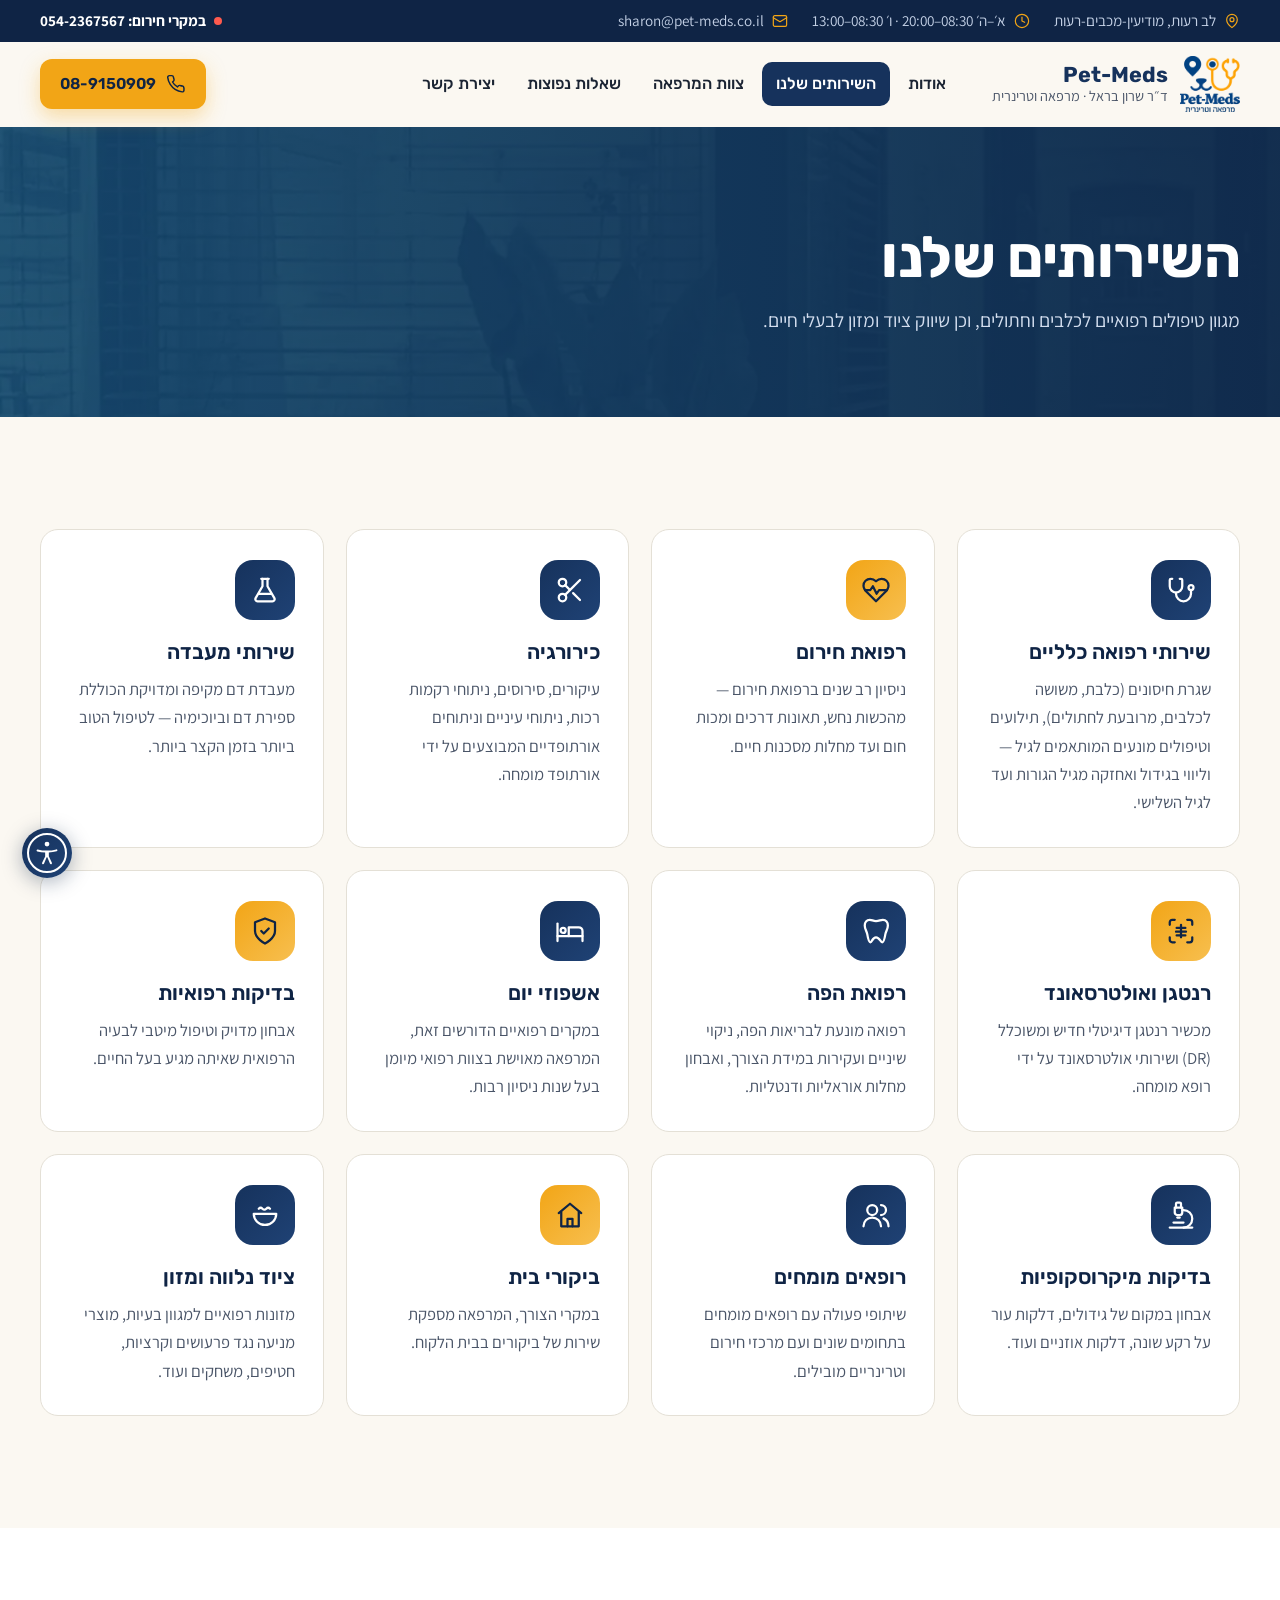
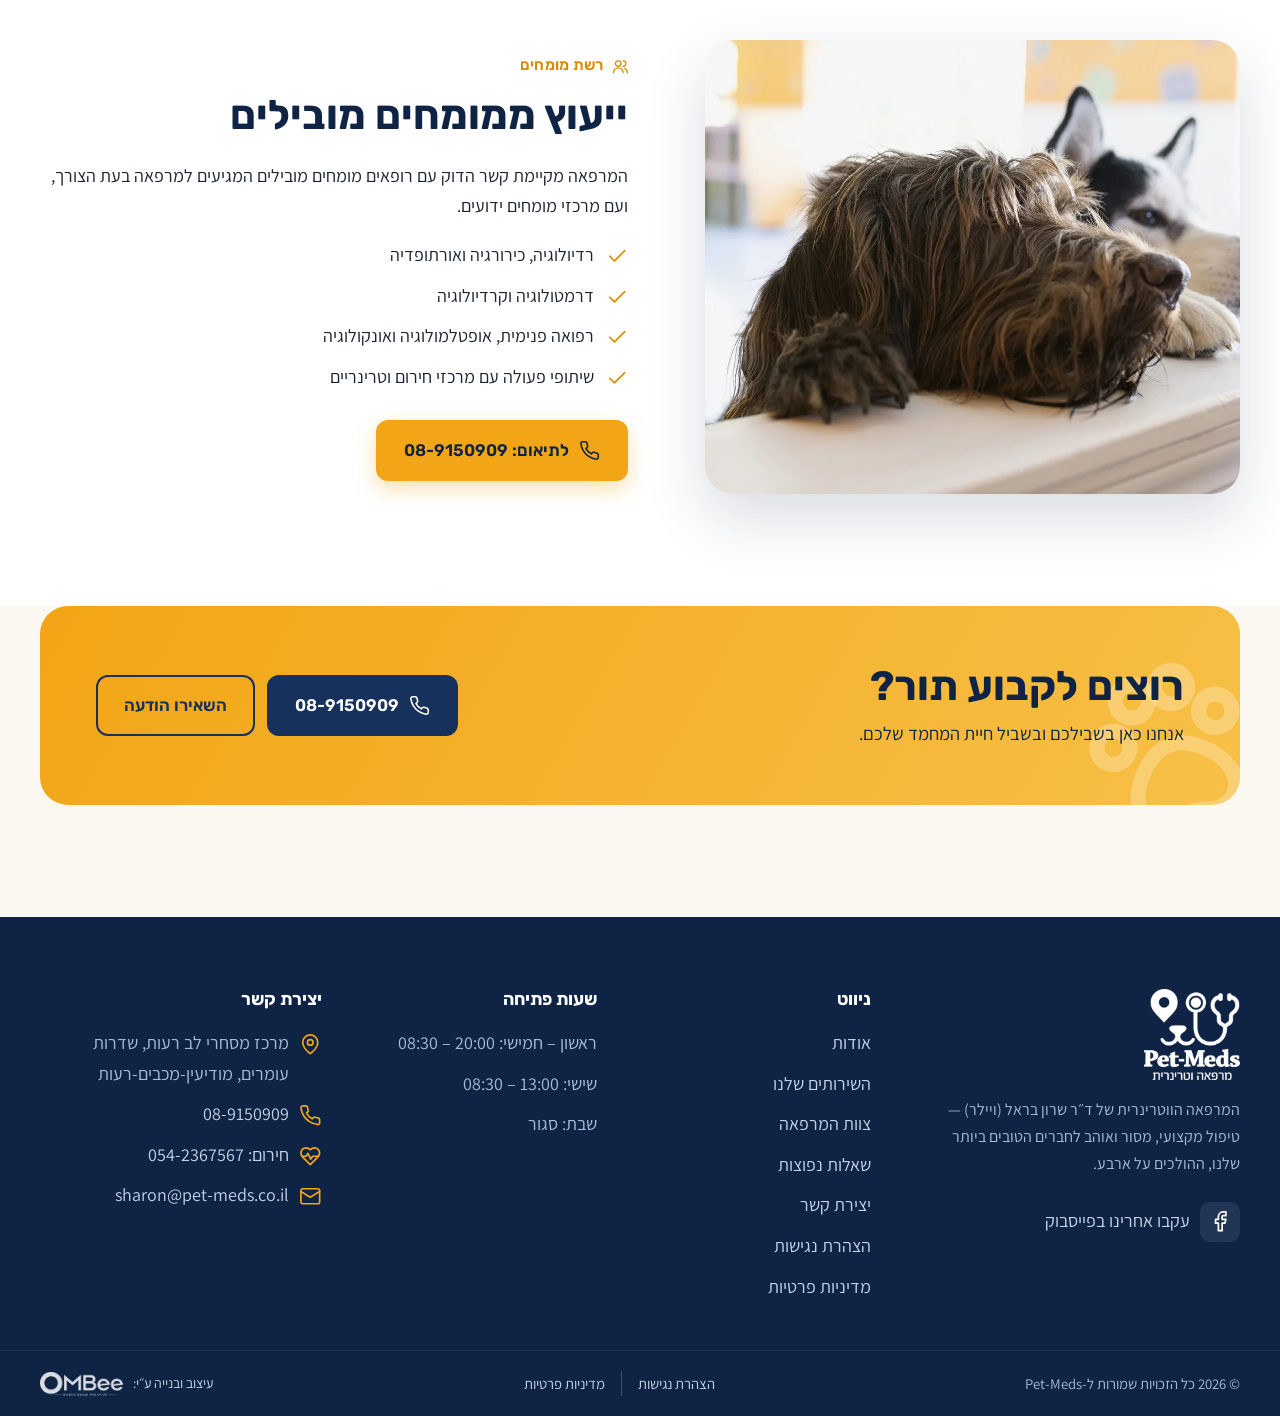
<file: services.html>
<!doctype html>
<html lang="he" dir="rtl">
<head>
  <meta charset="utf-8">
  <meta name="viewport" content="width=device-width, initial-scale=1">
  <title>השירותים שלנו | Pet-Meds — מרפאה וטרינרית ברעות</title>
  <meta name="description" content="רפואה כללית וחיסונים, רפואת חירום, כירורגיה, מעבדה, רנטגן DR ואולטרסאונד, רפואת שיניים, ביקורי בית ועוד — במרפאת Pet-Meds בלב רעות.">
  <meta property="og:title" content="השירותים שלנו | Pet-Meds — מרפאה וטרינרית ברעות">
  <meta property="og:description" content="רפואה כללית וחיסונים, רפואת חירום, כירורגיה, מעבדה, רנטגן DR ואולטרסאונד, רפואת שיניים, ביקורי בית ועוד — במרפאת Pet-Meds בלב רעות.">
  <meta property="og:type" content="website">
  <meta property="og:locale" content="he_IL">
  <meta property="og:image" content="img/hero.webp">
  <meta name="theme-color" content="#16325c">
  <link rel="canonical" href="https://www.pet-meds.co.il/services.html">
  <link rel="icon" href="img/logo-Pet-Meds.webp">
  <link rel="preconnect" href="https://fonts.googleapis.com">
  <link rel="preconnect" href="https://fonts.gstatic.com" crossorigin>
  <link href="https://fonts.googleapis.com/css2?family=Assistant:wght@400;600;700&family=Rubik:wght@500;600;700&display=swap" rel="stylesheet">
  <link rel="stylesheet" href="css/style.css">
</head>
<body>
<a class="skip-link" href="#main">דילוג לתוכן הראשי</a>
<div class="topbar">
  <div class="container">
    <div class="topbar__info">
      <span class="topbar__item"><svg class="icon" viewBox="0 0 24 24" aria-hidden="true" focusable="false"><path d="M20 10c0 6-8 12-8 12s-8-6-8-12a8 8 0 0 1 16 0Z"/><circle cx="12" cy="10" r="3"/></svg> לב רעות, מודיעין-מכבים-רעות</span>
      <span class="topbar__item"><svg class="icon" viewBox="0 0 24 24" aria-hidden="true" focusable="false"><circle cx="12" cy="12" r="10"/><path d="M12 6v6l4 2"/></svg> א׳–ה׳ 08:30–20:00 · ו׳ 08:30–13:00</span>
      <a class="topbar__item" href="mailto:sharon@pet-meds.co.il"><svg class="icon" viewBox="0 0 24 24" aria-hidden="true" focusable="false"><rect x="2" y="4" width="20" height="16" rx="2"/><path d="m22 7-10 6L2 7"/></svg> sharon@pet-meds.co.il</a>
    </div>
    <a class="topbar__emergency" href="tel:0542367567"><span class="dot" aria-hidden="true"></span> במקרי חירום: 054-2367567</a>
  </div>
</div>
<header class="header">
  <div class="container">
    <button class="nav-toggle" type="button" aria-label="פתיחת תפריט" aria-controls="drawer" aria-expanded="false"><svg class="icon" viewBox="0 0 24 24" aria-hidden="true" focusable="false"><path d="M4 6h16M4 12h16M4 18h16"/></svg></button>
    <a class="brand" href="index.html" aria-label="Pet-Meds — לעמוד הבית">
      <img src="img/logo-Pet-Meds.webp" alt="" width="60" height="60">
      <span class="brand__text">
        <span class="brand__name">Pet-Meds</span>
        <span class="brand__sub">ד״ר שרון בראל · מרפאה וטרינרית</span>
      </span>
    </a>
    <nav class="nav" id="main-nav" aria-label="ניווט ראשי">
      <a href="about.html">אודות</a>
      <a href="services.html" aria-current="page">השירותים שלנו</a>
      <a href="team.html">צוות המרפאה</a>
      <a href="faq.html">שאלות נפוצות</a>
      <a href="contact.html">יצירת קשר</a>
    </nav>
    <div class="header__cta">
      <a class="btn btn--primary btn--sm" href="tel:089150909"><svg class="icon" viewBox="0 0 24 24" aria-hidden="true" focusable="false"><path d="M22 16.9v3a2 2 0 0 1-2.2 2 19.8 19.8 0 0 1-8.6-3.1 19.5 19.5 0 0 1-6-6A19.8 19.8 0 0 1 2.1 4.2 2 2 0 0 1 4.1 2h3a2 2 0 0 1 2 1.7c.1.9.4 1.8.7 2.7a2 2 0 0 1-.5 2.1L8 9.8a16 16 0 0 0 6 6l1.3-1.3a2 2 0 0 1 2.1-.4c.9.3 1.8.6 2.7.7a2 2 0 0 1 1.7 2Z"/></svg> 08-9150909</a>
    </div>
  </div>
</header>
<main id="main">

<section class="page-hero">
  <div class="container">
    <h1>השירותים שלנו</h1>
    <p>מגוון טיפולים רפואיים לכלבים וחתולים, וכן שיווק ציוד ומזון לבעלי חיים.</p>
  </div>
</section>
<section class="section">
  <div class="container">
    <div class="services">
      <article class="service reveal">
        <div class="service__ico"><svg class="icon" viewBox="0 0 24 24" aria-hidden="true" focusable="false"><path d="M5 3H4a1 1 0 0 0-1 1v5a5 5 0 0 0 10 0V4a1 1 0 0 0-1-1h-1"/><path d="M8 14v1a6 6 0 0 0 12 0v-3"/><circle cx="20" cy="10" r="2"/></svg></div>
        <h3>שירותי רפואה כלליים</h3>
        <p>שגרת חיסונים (כלבת, משושה לכלבים, מרובעת לחתולים), תילועים וטיפולים מונעים המותאמים לגיל — וליווי בגידול ואחזקה מגיל הגורות ועד לגיל השלישי.</p>
      </article>
      <article class="service reveal">
        <div class="service__ico"><svg class="icon" viewBox="0 0 24 24" aria-hidden="true" focusable="false"><path d="M19 14c1.5-1.5 3-3.2 3-5.5A5.5 5.5 0 0 0 16.5 3c-1.8 0-3 .5-4.5 2-1.5-1.5-2.7-2-4.5-2A5.5 5.5 0 0 0 2 8.5c0 2.3 1.5 4 3 5.5l7 7Z"/><path d="M3.2 12h4.3l2-3 3 6 2-3h6.3"/></svg></div>
        <h3>רפואת חירום</h3>
        <p>ניסיון רב שנים ברפואת חירום — מהכשות נחש, תאונות דרכים ומכות חום ועד מחלות מסכנות חיים.</p>
      </article>
      <article class="service reveal">
        <div class="service__ico"><svg class="icon" viewBox="0 0 24 24" aria-hidden="true" focusable="false"><circle cx="6" cy="6" r="3"/><circle cx="6" cy="18" r="3"/><path d="M20 4 8.1 15.9"/><path d="M14.5 14.5 20 20"/><path d="M8.1 8.1 12 12"/></svg></div>
        <h3>כירורגיה</h3>
        <p>עיקורים, סירוסים, ניתוחי רקמות רכות, ניתוחי עיניים וניתוחים אורתופדיים המבוצעים על ידי אורתופד מומחה.</p>
      </article>
      <article class="service reveal">
        <div class="service__ico"><svg class="icon" viewBox="0 0 24 24" aria-hidden="true" focusable="false"><path d="M9 3h6"/><path d="M10 3v6L4.5 18.5A1.7 1.7 0 0 0 6 21h12a1.7 1.7 0 0 0 1.5-2.5L14 9V3"/><path d="M7 15h10"/></svg></div>
        <h3>שירותי מעבדה</h3>
        <p>מעבדת דם מקיפה ומדויקת הכוללת ספירת דם וביוכימיה — לטיפול הטוב ביותר בזמן הקצר ביותר.</p>
      </article>
      <article class="service reveal">
        <div class="service__ico"><svg class="icon" viewBox="0 0 24 24" aria-hidden="true" focusable="false"><path d="M3 7V5a2 2 0 0 1 2-2h2"/><path d="M17 3h2a2 2 0 0 1 2 2v2"/><path d="M21 17v2a2 2 0 0 1-2 2h-2"/><path d="M7 21H5a2 2 0 0 1-2-2v-2"/><path d="M12 7v10"/><path d="M8.5 9.5h7M8 12.5h8M8.5 15.5h7"/></svg></div>
        <h3>רנטגן ואולטרסאונד</h3>
        <p>מכשיר רנטגן דיגיטלי חדיש ומשוכלל (DR) ושירותי אולטרסאונד על ידי רופא מומחה.</p>
      </article>
      <article class="service reveal">
        <div class="service__ico"><svg class="icon" viewBox="0 0 24 24" aria-hidden="true" focusable="false"><path d="M7 3c-2.5 0-4 2-4 4.5 0 3 1.5 4.5 2 7 .5 3 1 6.5 2.5 6.5S9 17 12 17s3.5 4 5 4 2-3.5 2.5-6.5c.5-2.5 2-4 2-7C21.5 5 20 3 17.5 3c-2 0-3 1-5.5 1S9 3 7 3Z"/></svg></div>
        <h3>רפואת הפה</h3>
        <p>רפואה מונעת לבריאות הפה, ניקוי שיניים ועקירות במידת הצורך, ואבחון מחלות אוראליות ודנטליות.</p>
      </article>
      <article class="service reveal">
        <div class="service__ico"><svg class="icon" viewBox="0 0 24 24" aria-hidden="true" focusable="false"><path d="M2 20V6"/><path d="M2 16h20v4"/><path d="M22 16v-4a3 3 0 0 0-3-3h-8v7"/><circle cx="6.5" cy="11.5" r="2"/></svg></div>
        <h3>אשפוזי יום</h3>
        <p>במקרים רפואיים הדורשים זאת, המרפאה מאוישת בצוות רפואי מיומן בעל שנות ניסיון רבות.</p>
      </article>
      <article class="service reveal">
        <div class="service__ico"><svg class="icon" viewBox="0 0 24 24" aria-hidden="true" focusable="false"><path d="M12 22s8-4 8-10V5l-8-3-8 3v7c0 6 8 10 8 10Z"/><path d="m9 12 2 2 4-4"/></svg></div>
        <h3>בדיקות רפואיות</h3>
        <p>אבחון מדויק וטיפול מיטבי לבעיה הרפואית שאיתה מגיע בעל החיים.</p>
      </article>
      <article class="service reveal">
        <div class="service__ico"><svg class="icon" viewBox="0 0 24 24" aria-hidden="true" focusable="false"><path d="M6 18h8"/><path d="M3 22h18"/><path d="M14 22a7 7 0 1 0 0-14h-1"/><path d="M9 14h2"/><path d="M9 12a2 2 0 0 1-2-2V6h6v4a2 2 0 0 1-2 2Z"/><path d="M12 6V3a1 1 0 0 0-1-1H9a1 1 0 0 0-1 1v3"/></svg></div>
        <h3>בדיקות מיקרוסקופיות</h3>
        <p>אבחון במקום של גידולים, דלקות עור על רקע שונה, דלקות אוזניים ועוד.</p>
      </article>
      <article class="service reveal">
        <div class="service__ico"><svg class="icon" viewBox="0 0 24 24" aria-hidden="true" focusable="false"><circle cx="9" cy="8" r="4"/><path d="M2 21a7 7 0 0 1 14 0"/><path d="M16 4a4 4 0 0 1 0 8"/><path d="M22 21a7 7 0 0 0-4-6.3"/></svg></div>
        <h3>רופאים מומחים</h3>
        <p>שיתופי פעולה עם רופאים מומחים בתחומים שונים ועם מרכזי חירום וטרינריים מובילים.</p>
      </article>
      <article class="service reveal">
        <div class="service__ico"><svg class="icon" viewBox="0 0 24 24" aria-hidden="true" focusable="false"><path d="M3 10.5 12 3l9 7.5"/><path d="M5 9.5V21h14V9.5"/><path d="M10 21v-6h4v6"/></svg></div>
        <h3>ביקורי בית</h3>
        <p>במקרי הצורך, המרפאה מספקת שירות של ביקורים בבית הלקוח.</p>
      </article>
      <article class="service reveal">
        <div class="service__ico"><svg class="icon" viewBox="0 0 24 24" aria-hidden="true" focusable="false"><path d="M3 11h18a9 9 0 0 1-18 0Z"/><path d="M7 7c1-1 2-1 3 0s2 1 3 0 2-1 3 0"/></svg></div>
        <h3>ציוד נלווה ומזון</h3>
        <p>מזונות רפואיים למגוון בעיות, מוצרי מניעה נגד פרעושים וקרציות, חטיפים, משחקים ועוד.</p>
      </article>
    </div>
  </div>
</section>
<section class="section section--white">
  <div class="container split">
    <div class="split__media reveal"><img src="img/two-dogs.webp" alt="שני כלבים" width="1296" height="864" loading="lazy" style="aspect-ratio:4/3.4"></div>
    <div class="reveal">
      <span class="eyebrow"><svg class="icon" viewBox="0 0 24 24" aria-hidden="true" focusable="false"><circle cx="9" cy="8" r="4"/><path d="M2 21a7 7 0 0 1 14 0"/><path d="M16 4a4 4 0 0 1 0 8"/><path d="M22 21a7 7 0 0 0-4-6.3"/></svg> רשת מומחים</span>
      <h2>ייעוץ ממומחים מובילים</h2>
      <p>המרפאה מקיימת קשר הדוק עם רופאים מומחים מובילים המגיעים למרפאה בעת הצורך, ועם מרכזי מומחים ידועים.</p>
      <ul class="checklist">
        <li><svg class="icon" viewBox="0 0 24 24" aria-hidden="true" focusable="false"><path d="M20 6 9 17l-5-5"/></svg> רדיולוגיה, כירורגיה ואורתופדיה</li>
        <li><svg class="icon" viewBox="0 0 24 24" aria-hidden="true" focusable="false"><path d="M20 6 9 17l-5-5"/></svg> דרמטולוגיה וקרדיולוגיה</li>
        <li><svg class="icon" viewBox="0 0 24 24" aria-hidden="true" focusable="false"><path d="M20 6 9 17l-5-5"/></svg> רפואה פנימית, אופטלמולוגיה ואונקולוגיה</li>
        <li><svg class="icon" viewBox="0 0 24 24" aria-hidden="true" focusable="false"><path d="M20 6 9 17l-5-5"/></svg> שיתופי פעולה עם מרכזי חירום וטרינריים</li>
      </ul>
      <a class="btn btn--primary" href="tel:089150909"><svg class="icon" viewBox="0 0 24 24" aria-hidden="true" focusable="false"><path d="M22 16.9v3a2 2 0 0 1-2.2 2 19.8 19.8 0 0 1-8.6-3.1 19.5 19.5 0 0 1-6-6A19.8 19.8 0 0 1 2.1 4.2 2 2 0 0 1 4.1 2h3a2 2 0 0 1 2 1.7c.1.9.4 1.8.7 2.7a2 2 0 0 1-.5 2.1L8 9.8a16 16 0 0 0 6 6l1.3-1.3a2 2 0 0 1 2.1-.4c.9.3 1.8.6 2.7.7a2 2 0 0 1 1.7 2Z"/></svg> לתיאום: 08-9150909</a>
    </div>
  </div>
</section>

<section class="section" style="padding-top:0">
  <div class="container">
    <div class="cta-band reveal">
      <svg class="cta-band__paw icon" viewBox="0 0 24 24" aria-hidden="true"><circle cx="5.5" cy="10" r="2"/><circle cx="9.5" cy="5.5" r="2"/><circle cx="14.5" cy="5.5" r="2"/><circle cx="18.5" cy="10" r="2"/><path d="M12 12c-2.8 0-6 3.4-6 6 0 1.7 1.3 3 3 3 1.2 0 2-.6 3-.6s1.8.6 3 .6c1.7 0 3-1.3 3-3 0-2.6-3.2-6-6-6Z"/></svg>
      <div>
        <h2>רוצים לקבוע תור?</h2>
        <p>אנחנו כאן בשבילכם ובשביל חיית המחמד שלכם.</p>
      </div>
      <div style="display:flex;gap:12px;flex-wrap:wrap">
        <a class="btn btn--navy" href="tel:089150909"><svg class="icon" viewBox="0 0 24 24" aria-hidden="true" focusable="false"><path d="M22 16.9v3a2 2 0 0 1-2.2 2 19.8 19.8 0 0 1-8.6-3.1 19.5 19.5 0 0 1-6-6A19.8 19.8 0 0 1 2.1 4.2 2 2 0 0 1 4.1 2h3a2 2 0 0 1 2 1.7c.1.9.4 1.8.7 2.7a2 2 0 0 1-.5 2.1L8 9.8a16 16 0 0 0 6 6l1.3-1.3a2 2 0 0 1 2.1-.4c.9.3 1.8.6 2.7.7a2 2 0 0 1 1.7 2Z"/></svg> 08-9150909</a>
        <a class="btn btn--ghost" href="contact.html">השאירו הודעה</a>
      </div>
    </div>
  </div>
</section>
</main>
<footer class="footer">
  <div class="container footer__grid">
    <div class="footer__brand">
      <img src="img/logo-Pet-Meds.webp" alt="Pet-Meds — מרפאה וטרינרית" width="72" height="72">
      <p>המרפאה הווטרינרית של ד״ר שרון בראל (ויילר) — טיפול מקצועי, מסור ואוהב לחברים הטובים ביותר שלנו, ההולכים על ארבע.</p>
      <a class="footer__social" href="https://www.facebook.com/petmeds2015" target="_blank" rel="noopener"><span class="ico"><svg class="icon" viewBox="0 0 24 24" aria-hidden="true" focusable="false"><path d="M18 2h-3a5 5 0 0 0-5 5v3H7v4h3v8h4v-8h3l1-4h-4V7a1 1 0 0 1 1-1h3Z"/></svg></span> עקבו אחרינו בפייסבוק</a>
    </div>
    <div>
      <h4>ניווט</h4>
      <ul><li><a href="about.html">אודות</a></li><li><a href="services.html">השירותים שלנו</a></li><li><a href="team.html">צוות המרפאה</a></li><li><a href="faq.html">שאלות נפוצות</a></li><li><a href="contact.html">יצירת קשר</a></li><li><a href="accessibility.html">הצהרת נגישות</a></li><li><a href="privacy.html">מדיניות פרטיות</a></li></ul>
    </div>
    <div>
      <h4>שעות פתיחה</h4>
      <ul><li>ראשון – חמישי: <span dir="ltr">08:30 – 20:00</span></li><li>שישי: <span dir="ltr">08:30 – 13:00</span></li><li>שבת: <span dir="ltr">סגור</span></li></ul>
    </div>
    <div>
      <h4>יצירת קשר</h4>
      <ul class="footer__contact">
        <li><svg class="icon" viewBox="0 0 24 24" aria-hidden="true" focusable="false"><path d="M20 10c0 6-8 12-8 12s-8-6-8-12a8 8 0 0 1 16 0Z"/><circle cx="12" cy="10" r="3"/></svg> <span>מרכז מסחרי לב רעות, שדרות עומרים, מודיעין-מכבים-רעות</span></li>
        <li><svg class="icon" viewBox="0 0 24 24" aria-hidden="true" focusable="false"><path d="M22 16.9v3a2 2 0 0 1-2.2 2 19.8 19.8 0 0 1-8.6-3.1 19.5 19.5 0 0 1-6-6A19.8 19.8 0 0 1 2.1 4.2 2 2 0 0 1 4.1 2h3a2 2 0 0 1 2 1.7c.1.9.4 1.8.7 2.7a2 2 0 0 1-.5 2.1L8 9.8a16 16 0 0 0 6 6l1.3-1.3a2 2 0 0 1 2.1-.4c.9.3 1.8.6 2.7.7a2 2 0 0 1 1.7 2Z"/></svg> <a href="tel:089150909">08-9150909</a></li>
        <li><svg class="icon" viewBox="0 0 24 24" aria-hidden="true" focusable="false"><path d="M19 14c1.5-1.5 3-3.2 3-5.5A5.5 5.5 0 0 0 16.5 3c-1.8 0-3 .5-4.5 2-1.5-1.5-2.7-2-4.5-2A5.5 5.5 0 0 0 2 8.5c0 2.3 1.5 4 3 5.5l7 7Z"/><path d="M3.2 12h4.3l2-3 3 6 2-3h6.3"/></svg> <a href="tel:0542367567">חירום: 054-2367567</a></li>
        <li><svg class="icon" viewBox="0 0 24 24" aria-hidden="true" focusable="false"><rect x="2" y="4" width="20" height="16" rx="2"/><path d="m22 7-10 6L2 7"/></svg> <a href="mailto:sharon@pet-meds.co.il">sharon@pet-meds.co.il</a></li>
      </ul>
    </div>
  </div>
  <div class="footer__bottom">
    <div class="container">
      <span>© <span id="year">2026</span> כל הזכויות שמורות ל-Pet-Meds</span>
      <span class="footer__legal"><a href="accessibility.html">הצהרת נגישות</a><a href="privacy.html">מדיניות פרטיות</a></span>
      <a class="footer__credit" href="https://ombee.co.il" target="_blank" rel="noopener">עיצוב ובנייה ע״י: <img src="img/ombee-logo.webp" alt="OMBee — Graphic Design and UI/UX" width="800" height="230" loading="lazy"></a>
    </div>
  </div>
</footer>

<a class="fab" href="tel:0542367567"><svg class="icon" viewBox="0 0 24 24" aria-hidden="true" focusable="false"><path d="M22 16.9v3a2 2 0 0 1-2.2 2 19.8 19.8 0 0 1-8.6-3.1 19.5 19.5 0 0 1-6-6A19.8 19.8 0 0 1 2.1 4.2 2 2 0 0 1 4.1 2h3a2 2 0 0 1 2 1.7c.1.9.4 1.8.7 2.7a2 2 0 0 1-.5 2.1L8 9.8a16 16 0 0 0 6 6l1.3-1.3a2 2 0 0 1 2.1-.4c.9.3 1.8.6 2.7.7a2 2 0 0 1 1.7 2Z"/></svg> חירום</a>

<div class="drawer-overlay" hidden></div>
<aside class="drawer" id="drawer" aria-label="תפריט ניווט" hidden>
  <div class="drawer__head">
    <a class="brand" href="index.html" aria-label="Pet-Meds — לעמוד הבית">
      <img src="img/logo-Pet-Meds.webp" alt="" width="48" height="48">
      <span class="brand__name">Pet-Meds</span>
    </a>
    <button class="drawer__close" type="button" aria-label="סגירת תפריט"><svg class="icon" viewBox="0 0 24 24" aria-hidden="true" focusable="false"><path d="M18 6 6 18M6 6l12 12"/></svg></button>
  </div>
  <nav class="drawer__nav" aria-label="ניווט ראשי">
    <a href="about.html">אודות</a>
    <a href="services.html" aria-current="page">השירותים שלנו</a>
    <a href="team.html">צוות המרפאה</a>
    <a href="faq.html">שאלות נפוצות</a>
    <a href="contact.html">יצירת קשר</a>
  </nav>
  <div class="drawer__foot">
    <div class="drawer__hours"><svg class="icon" viewBox="0 0 24 24" aria-hidden="true" focusable="false"><circle cx="12" cy="12" r="10"/><path d="M12 6v6l4 2"/></svg><span>א׳–ה׳ 08:30–20:00<br>ו׳ 08:30–13:00</span></div>
    <a class="btn btn--primary" href="tel:089150909"><svg class="icon" viewBox="0 0 24 24" aria-hidden="true" focusable="false"><path d="M22 16.9v3a2 2 0 0 1-2.2 2 19.8 19.8 0 0 1-8.6-3.1 19.5 19.5 0 0 1-6-6A19.8 19.8 0 0 1 2.1 4.2 2 2 0 0 1 4.1 2h3a2 2 0 0 1 2 1.7c.1.9.4 1.8.7 2.7a2 2 0 0 1-.5 2.1L8 9.8a16 16 0 0 0 6 6l1.3-1.3a2 2 0 0 1 2.1-.4c.9.3 1.8.6 2.7.7a2 2 0 0 1 1.7 2Z"/></svg> 08-9150909</a>
    <a class="btn drawer__emergency" href="tel:0542367567"><svg class="icon" viewBox="0 0 24 24" aria-hidden="true" focusable="false"><path d="M19 14c1.5-1.5 3-3.2 3-5.5A5.5 5.5 0 0 0 16.5 3c-1.8 0-3 .5-4.5 2-1.5-1.5-2.7-2-4.5-2A5.5 5.5 0 0 0 2 8.5c0 2.3 1.5 4 3 5.5l7 7Z"/><path d="M3.2 12h4.3l2-3 3 6 2-3h6.3"/></svg> חירום: 054-2367567</a>
  </div>
</aside>

<script src="js/accessibility.js"></script>
<script src="js/cookies.js"></script>
<script src="js/main.js"></script>
</body>
</html>
</file>
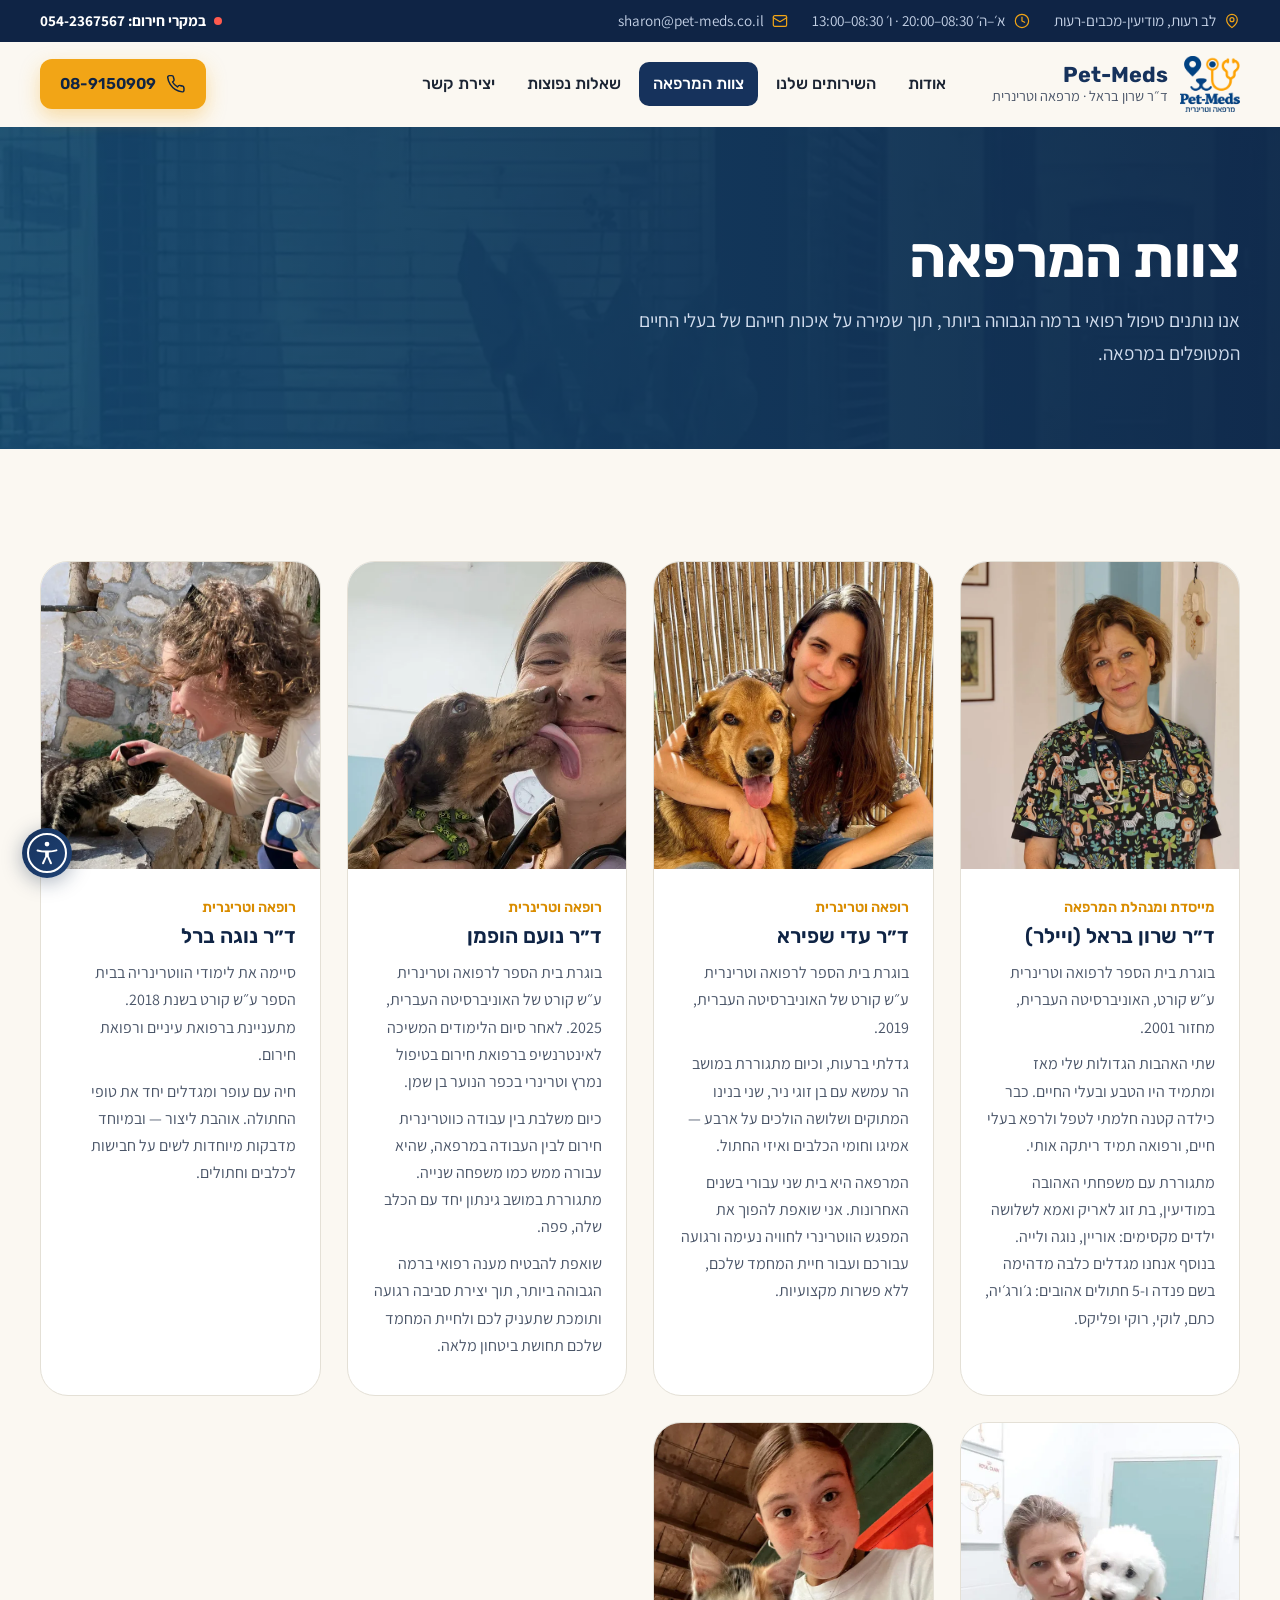
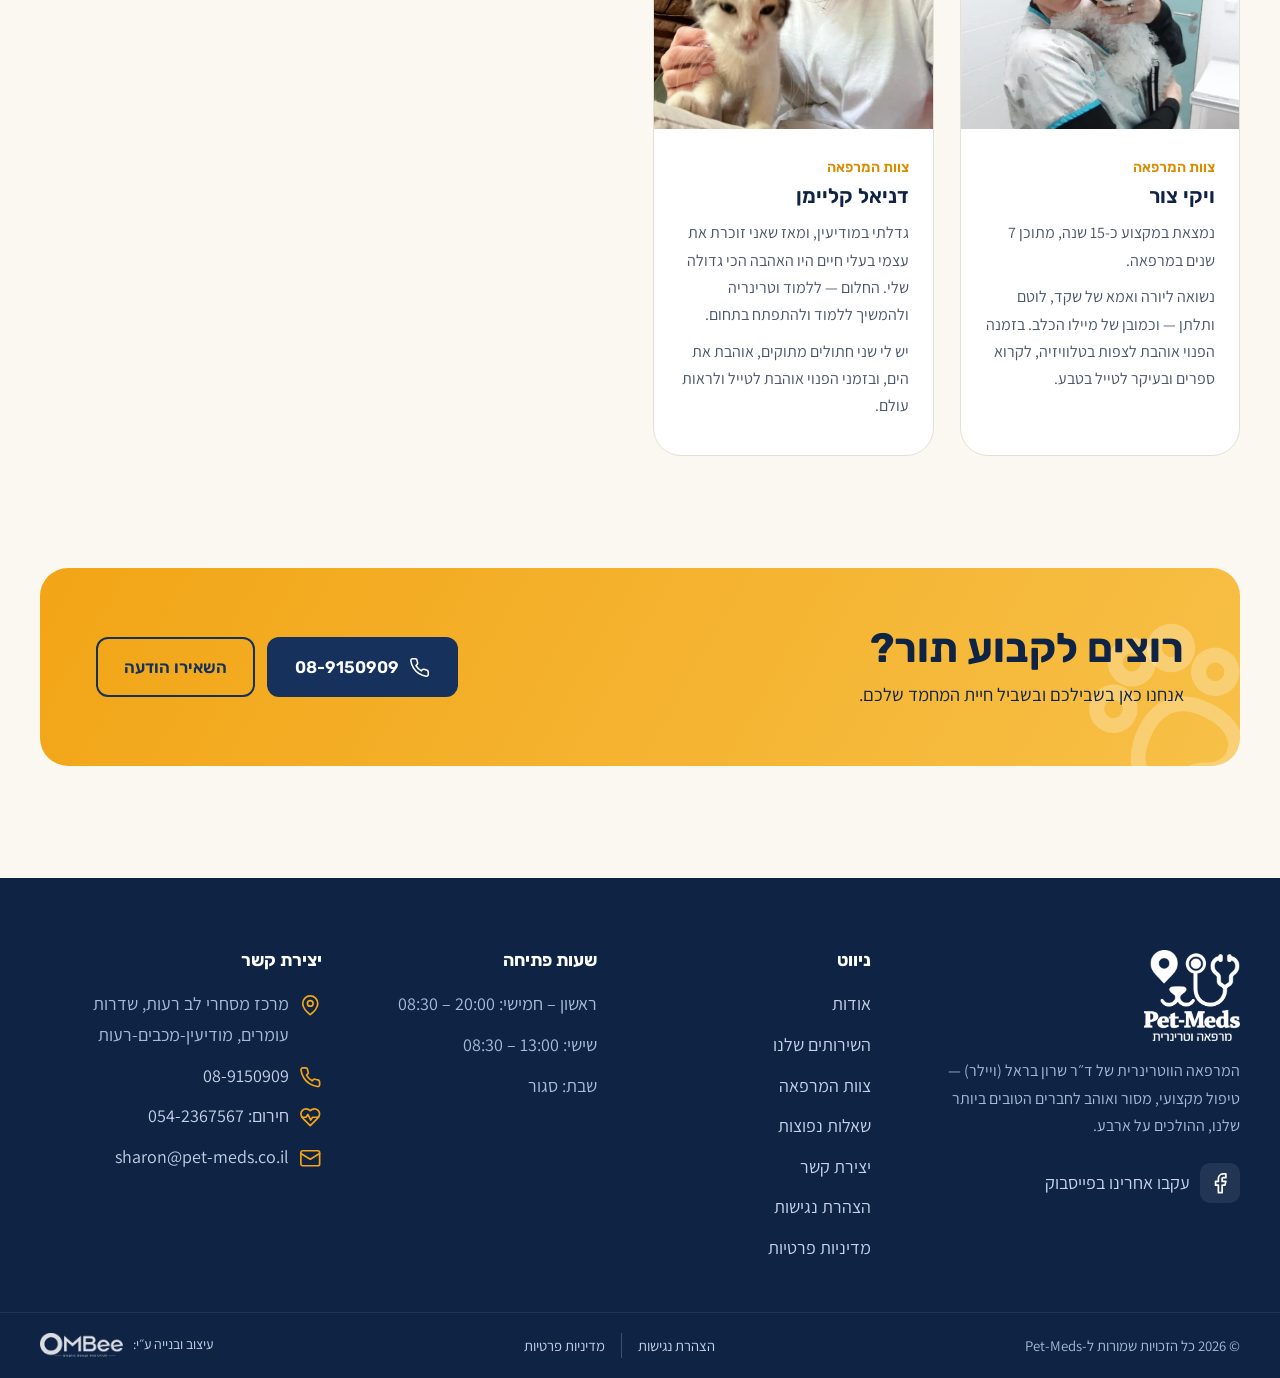
<file: team.html>
<!doctype html>
<html lang="he" dir="rtl">
<head>
  <meta charset="utf-8">
  <meta name="viewport" content="width=device-width, initial-scale=1">
  <title>צוות המרפאה | Pet-Meds — ד״ר שרון בראל</title>
  <meta name="description" content="הכירו את צוות מרפאת Pet-Meds: ד״ר שרון בראל, ד״ר עדי שפירא, ד״ר נועם הופמן, ד״ר נוגה ברל, ויקי צור ודניאל קליימן.">
  <meta property="og:title" content="צוות המרפאה | Pet-Meds — ד״ר שרון בראל">
  <meta property="og:description" content="הכירו את צוות מרפאת Pet-Meds: ד״ר שרון בראל, ד״ר עדי שפירא, ד״ר נועם הופמן, ד״ר נוגה ברל, ויקי צור ודניאל קליימן.">
  <meta property="og:type" content="website">
  <meta property="og:locale" content="he_IL">
  <meta property="og:image" content="img/hero.webp">
  <meta name="theme-color" content="#16325c">
  <link rel="canonical" href="https://www.pet-meds.co.il/team.html">
  <link rel="icon" href="img/logo-Pet-Meds.webp">
  <link rel="preconnect" href="https://fonts.googleapis.com">
  <link rel="preconnect" href="https://fonts.gstatic.com" crossorigin>
  <link href="https://fonts.googleapis.com/css2?family=Assistant:wght@400;600;700&family=Rubik:wght@500;600;700&display=swap" rel="stylesheet">
  <link rel="stylesheet" href="css/style.css">
</head>
<body>
<a class="skip-link" href="#main">דילוג לתוכן הראשי</a>
<div class="topbar">
  <div class="container">
    <div class="topbar__info">
      <span class="topbar__item"><svg class="icon" viewBox="0 0 24 24" aria-hidden="true" focusable="false"><path d="M20 10c0 6-8 12-8 12s-8-6-8-12a8 8 0 0 1 16 0Z"/><circle cx="12" cy="10" r="3"/></svg> לב רעות, מודיעין-מכבים-רעות</span>
      <span class="topbar__item"><svg class="icon" viewBox="0 0 24 24" aria-hidden="true" focusable="false"><circle cx="12" cy="12" r="10"/><path d="M12 6v6l4 2"/></svg> א׳–ה׳ 08:30–20:00 · ו׳ 08:30–13:00</span>
      <a class="topbar__item" href="mailto:sharon@pet-meds.co.il"><svg class="icon" viewBox="0 0 24 24" aria-hidden="true" focusable="false"><rect x="2" y="4" width="20" height="16" rx="2"/><path d="m22 7-10 6L2 7"/></svg> sharon@pet-meds.co.il</a>
    </div>
    <a class="topbar__emergency" href="tel:0542367567"><span class="dot" aria-hidden="true"></span> במקרי חירום: 054-2367567</a>
  </div>
</div>
<header class="header">
  <div class="container">
    <button class="nav-toggle" type="button" aria-label="פתיחת תפריט" aria-controls="drawer" aria-expanded="false"><svg class="icon" viewBox="0 0 24 24" aria-hidden="true" focusable="false"><path d="M4 6h16M4 12h16M4 18h16"/></svg></button>
    <a class="brand" href="index.html" aria-label="Pet-Meds — לעמוד הבית">
      <img src="img/logo-Pet-Meds.webp" alt="" width="60" height="60">
      <span class="brand__text">
        <span class="brand__name">Pet-Meds</span>
        <span class="brand__sub">ד״ר שרון בראל · מרפאה וטרינרית</span>
      </span>
    </a>
    <nav class="nav" id="main-nav" aria-label="ניווט ראשי">
      <a href="about.html">אודות</a>
      <a href="services.html">השירותים שלנו</a>
      <a href="team.html" aria-current="page">צוות המרפאה</a>
      <a href="faq.html">שאלות נפוצות</a>
      <a href="contact.html">יצירת קשר</a>
    </nav>
    <div class="header__cta">
      <a class="btn btn--primary btn--sm" href="tel:089150909"><svg class="icon" viewBox="0 0 24 24" aria-hidden="true" focusable="false"><path d="M22 16.9v3a2 2 0 0 1-2.2 2 19.8 19.8 0 0 1-8.6-3.1 19.5 19.5 0 0 1-6-6A19.8 19.8 0 0 1 2.1 4.2 2 2 0 0 1 4.1 2h3a2 2 0 0 1 2 1.7c.1.9.4 1.8.7 2.7a2 2 0 0 1-.5 2.1L8 9.8a16 16 0 0 0 6 6l1.3-1.3a2 2 0 0 1 2.1-.4c.9.3 1.8.6 2.7.7a2 2 0 0 1 1.7 2Z"/></svg> 08-9150909</a>
    </div>
  </div>
</header>
<main id="main">

<section class="page-hero">
  <div class="container">
    <h1>צוות המרפאה</h1>
    <p>אנו נותנים טיפול רפואי ברמה הגבוהה ביותר, תוך שמירה על איכות חייהם של בעלי החיים המטופלים במרפאה.</p>
  </div>
</section>
<section class="section">
  <div class="container">
    <div class="team">
      
      <article class="member reveal" id="sharon">
        <div class="member__photo"><img src="img/team-sharon.webp" alt="ד״ר שרון בראל (ויילר)" loading="lazy"></div>
        <div class="member__body">
          <span class="member__role">מייסדת ומנהלת המרפאה</span>
          <h3>ד״ר שרון בראל (ויילר)</h3>
          <p>בוגרת בית הספר לרפואה וטרינרית ע״ש קורט, האוניברסיטה העברית, מחזור 2001.</p>
          <p>שתי האהבות הגדולות שלי מאז ומתמיד היו הטבע ובעלי החיים. כבר כילדה קטנה חלמתי לטפל ולרפא בעלי חיים, ורפואה תמיד ריתקה אותי.</p>
          <p>מתגוררת עם משפחתי האהובה במודיעין, בת זוג לאריק ואמא לשלושה ילדים מקסימים: אוריין, נוגה ולייה. בנוסף אנחנו מגדלים כלבה מדהימה בשם פנדה ו-5 חתולים אהובים: ג׳ורג׳יה, כתם, לוקי, רוקי ופליקס.</p>
        </div>
      </article>
      <article class="member reveal" id="adi">
        <div class="member__photo"><img src="img/team-adi.webp" alt="ד״ר עדי שפירא" loading="lazy"></div>
        <div class="member__body">
          <span class="member__role">רופאה וטרינרית</span>
          <h3>ד״ר עדי שפירא</h3>
          <p>בוגרת בית הספר לרפואה וטרינרית ע״ש קורט של האוניברסיטה העברית, 2019.</p>
          <p>גדלתי ברעות, וכיום מתגוררת במושב הר עמשא עם בן זוגי ניר, שני בנינו המתוקים ושלושה הולכים על ארבע — אמיגו וחומי הכלבים ואיזי החתול.</p>
          <p>המרפאה היא בית שני עבורי בשנים האחרונות. אני שואפת להפוך את המפגש הווטרינרי לחוויה נעימה ורגועה עבורכם ועבור חיית המחמד שלכם, ללא פשרות מקצועיות.</p>
        </div>
      </article>
      <article class="member reveal" id="noam">
        <div class="member__photo"><img src="img/team-noam.webp" alt="ד״ר נועם הופמן" loading="lazy"></div>
        <div class="member__body">
          <span class="member__role">רופאה וטרינרית</span>
          <h3>ד״ר נועם הופמן</h3>
          <p>בוגרת בית הספר לרפואה וטרינרית ע״ש קורט של האוניברסיטה העברית, 2025. לאחר סיום הלימודים המשיכה לאינטרנשיפ ברפואת חירום בטיפול נמרץ וטרינרי בכפר הנוער בן שמן.</p>
          <p>כיום משלבת בין עבודה כווטרינרית חירום לבין העבודה במרפאה, שהיא עבורה ממש כמו משפחה שנייה. מתגוררת במושב גינתון יחד עם הכלב שלה, פפה.</p>
          <p>שואפת להבטיח מענה רפואי ברמה הגבוהה ביותר, תוך יצירת סביבה רגועה ותומכת שתעניק לכם ולחיית המחמד שלכם תחושת ביטחון מלאה.</p>
        </div>
      </article>
      <article class="member reveal" id="noga">
        <div class="member__photo"><img src="img/team-noga.webp" alt="ד״ר נוגה ברל" loading="lazy"></div>
        <div class="member__body">
          <span class="member__role">רופאה וטרינרית</span>
          <h3>ד״ר נוגה ברל</h3>
          <p>סיימה את לימודי הווטרינריה בבית הספר ע״ש קורט בשנת 2018. מתעניינת ברפואת עיניים ורפואת חירום.</p>
          <p>חיה עם עופר ומגדלים יחד את טופי החתולה. אוהבת ליצור — ובמיוחד מדבקות מיוחדות לשים על חבישות לכלבים וחתולים.</p>
        </div>
      </article>
      <article class="member reveal" id="vicky">
        <div class="member__photo"><img src="img/team-vicky.webp" alt="ויקי צור" loading="lazy"></div>
        <div class="member__body">
          <span class="member__role">צוות המרפאה</span>
          <h3>ויקי צור</h3>
          <p>נמצאת במקצוע כ-15 שנה, מתוכן 7 שנים במרפאה.</p>
          <p>נשואה ליורה ואמא של שקד, לוטם ותלתן — וכמובן של מיילו הכלב. בזמנה הפנוי אוהבת לצפות בטלוויזיה, לקרוא ספרים ובעיקר לטייל בטבע.</p>
        </div>
      </article>
      <article class="member reveal" id="daniel">
        <div class="member__photo"><img src="img/team-daniel.webp" alt="דניאל קליימן" loading="lazy"></div>
        <div class="member__body">
          <span class="member__role">צוות המרפאה</span>
          <h3>דניאל קליימן</h3>
          <p>גדלתי במודיעין, ומאז שאני זוכרת את עצמי בעלי חיים היו האהבה הכי גדולה שלי. החלום — ללמוד וטרינריה ולהמשיך ללמוד ולהתפתח בתחום.</p>
          <p>יש לי שני חתולים מתוקים, אוהבת את הים, ובזמני הפנוי אוהבת לטייל ולראות עולם.</p>
        </div>
      </article>
    </div>
  </div>
</section>

<section class="section" style="padding-top:0">
  <div class="container">
    <div class="cta-band reveal">
      <svg class="cta-band__paw icon" viewBox="0 0 24 24" aria-hidden="true"><circle cx="5.5" cy="10" r="2"/><circle cx="9.5" cy="5.5" r="2"/><circle cx="14.5" cy="5.5" r="2"/><circle cx="18.5" cy="10" r="2"/><path d="M12 12c-2.8 0-6 3.4-6 6 0 1.7 1.3 3 3 3 1.2 0 2-.6 3-.6s1.8.6 3 .6c1.7 0 3-1.3 3-3 0-2.6-3.2-6-6-6Z"/></svg>
      <div>
        <h2>רוצים לקבוע תור?</h2>
        <p>אנחנו כאן בשבילכם ובשביל חיית המחמד שלכם.</p>
      </div>
      <div style="display:flex;gap:12px;flex-wrap:wrap">
        <a class="btn btn--navy" href="tel:089150909"><svg class="icon" viewBox="0 0 24 24" aria-hidden="true" focusable="false"><path d="M22 16.9v3a2 2 0 0 1-2.2 2 19.8 19.8 0 0 1-8.6-3.1 19.5 19.5 0 0 1-6-6A19.8 19.8 0 0 1 2.1 4.2 2 2 0 0 1 4.1 2h3a2 2 0 0 1 2 1.7c.1.9.4 1.8.7 2.7a2 2 0 0 1-.5 2.1L8 9.8a16 16 0 0 0 6 6l1.3-1.3a2 2 0 0 1 2.1-.4c.9.3 1.8.6 2.7.7a2 2 0 0 1 1.7 2Z"/></svg> 08-9150909</a>
        <a class="btn btn--ghost" href="contact.html">השאירו הודעה</a>
      </div>
    </div>
  </div>
</section>
</main>
<footer class="footer">
  <div class="container footer__grid">
    <div class="footer__brand">
      <img src="img/logo-Pet-Meds.webp" alt="Pet-Meds — מרפאה וטרינרית" width="72" height="72">
      <p>המרפאה הווטרינרית של ד״ר שרון בראל (ויילר) — טיפול מקצועי, מסור ואוהב לחברים הטובים ביותר שלנו, ההולכים על ארבע.</p>
      <a class="footer__social" href="https://www.facebook.com/petmeds2015" target="_blank" rel="noopener"><span class="ico"><svg class="icon" viewBox="0 0 24 24" aria-hidden="true" focusable="false"><path d="M18 2h-3a5 5 0 0 0-5 5v3H7v4h3v8h4v-8h3l1-4h-4V7a1 1 0 0 1 1-1h3Z"/></svg></span> עקבו אחרינו בפייסבוק</a>
    </div>
    <div>
      <h4>ניווט</h4>
      <ul><li><a href="about.html">אודות</a></li><li><a href="services.html">השירותים שלנו</a></li><li><a href="team.html">צוות המרפאה</a></li><li><a href="faq.html">שאלות נפוצות</a></li><li><a href="contact.html">יצירת קשר</a></li><li><a href="accessibility.html">הצהרת נגישות</a></li><li><a href="privacy.html">מדיניות פרטיות</a></li></ul>
    </div>
    <div>
      <h4>שעות פתיחה</h4>
      <ul><li>ראשון – חמישי: <span dir="ltr">08:30 – 20:00</span></li><li>שישי: <span dir="ltr">08:30 – 13:00</span></li><li>שבת: <span dir="ltr">סגור</span></li></ul>
    </div>
    <div>
      <h4>יצירת קשר</h4>
      <ul class="footer__contact">
        <li><svg class="icon" viewBox="0 0 24 24" aria-hidden="true" focusable="false"><path d="M20 10c0 6-8 12-8 12s-8-6-8-12a8 8 0 0 1 16 0Z"/><circle cx="12" cy="10" r="3"/></svg> <span>מרכז מסחרי לב רעות, שדרות עומרים, מודיעין-מכבים-רעות</span></li>
        <li><svg class="icon" viewBox="0 0 24 24" aria-hidden="true" focusable="false"><path d="M22 16.9v3a2 2 0 0 1-2.2 2 19.8 19.8 0 0 1-8.6-3.1 19.5 19.5 0 0 1-6-6A19.8 19.8 0 0 1 2.1 4.2 2 2 0 0 1 4.1 2h3a2 2 0 0 1 2 1.7c.1.9.4 1.8.7 2.7a2 2 0 0 1-.5 2.1L8 9.8a16 16 0 0 0 6 6l1.3-1.3a2 2 0 0 1 2.1-.4c.9.3 1.8.6 2.7.7a2 2 0 0 1 1.7 2Z"/></svg> <a href="tel:089150909">08-9150909</a></li>
        <li><svg class="icon" viewBox="0 0 24 24" aria-hidden="true" focusable="false"><path d="M19 14c1.5-1.5 3-3.2 3-5.5A5.5 5.5 0 0 0 16.5 3c-1.8 0-3 .5-4.5 2-1.5-1.5-2.7-2-4.5-2A5.5 5.5 0 0 0 2 8.5c0 2.3 1.5 4 3 5.5l7 7Z"/><path d="M3.2 12h4.3l2-3 3 6 2-3h6.3"/></svg> <a href="tel:0542367567">חירום: 054-2367567</a></li>
        <li><svg class="icon" viewBox="0 0 24 24" aria-hidden="true" focusable="false"><rect x="2" y="4" width="20" height="16" rx="2"/><path d="m22 7-10 6L2 7"/></svg> <a href="mailto:sharon@pet-meds.co.il">sharon@pet-meds.co.il</a></li>
      </ul>
    </div>
  </div>
  <div class="footer__bottom">
    <div class="container">
      <span>© <span id="year">2026</span> כל הזכויות שמורות ל-Pet-Meds</span>
      <span class="footer__legal"><a href="accessibility.html">הצהרת נגישות</a><a href="privacy.html">מדיניות פרטיות</a></span>
      <a class="footer__credit" href="https://ombee.co.il" target="_blank" rel="noopener">עיצוב ובנייה ע״י: <img src="img/ombee-logo.webp" alt="OMBee — Graphic Design and UI/UX" width="800" height="230" loading="lazy"></a>
    </div>
  </div>
</footer>

<a class="fab" href="tel:0542367567"><svg class="icon" viewBox="0 0 24 24" aria-hidden="true" focusable="false"><path d="M22 16.9v3a2 2 0 0 1-2.2 2 19.8 19.8 0 0 1-8.6-3.1 19.5 19.5 0 0 1-6-6A19.8 19.8 0 0 1 2.1 4.2 2 2 0 0 1 4.1 2h3a2 2 0 0 1 2 1.7c.1.9.4 1.8.7 2.7a2 2 0 0 1-.5 2.1L8 9.8a16 16 0 0 0 6 6l1.3-1.3a2 2 0 0 1 2.1-.4c.9.3 1.8.6 2.7.7a2 2 0 0 1 1.7 2Z"/></svg> חירום</a>

<div class="drawer-overlay" hidden></div>
<aside class="drawer" id="drawer" aria-label="תפריט ניווט" hidden>
  <div class="drawer__head">
    <a class="brand" href="index.html" aria-label="Pet-Meds — לעמוד הבית">
      <img src="img/logo-Pet-Meds.webp" alt="" width="48" height="48">
      <span class="brand__name">Pet-Meds</span>
    </a>
    <button class="drawer__close" type="button" aria-label="סגירת תפריט"><svg class="icon" viewBox="0 0 24 24" aria-hidden="true" focusable="false"><path d="M18 6 6 18M6 6l12 12"/></svg></button>
  </div>
  <nav class="drawer__nav" aria-label="ניווט ראשי">
    <a href="about.html">אודות</a>
    <a href="services.html">השירותים שלנו</a>
    <a href="team.html" aria-current="page">צוות המרפאה</a>
    <a href="faq.html">שאלות נפוצות</a>
    <a href="contact.html">יצירת קשר</a>
  </nav>
  <div class="drawer__foot">
    <div class="drawer__hours"><svg class="icon" viewBox="0 0 24 24" aria-hidden="true" focusable="false"><circle cx="12" cy="12" r="10"/><path d="M12 6v6l4 2"/></svg><span>א׳–ה׳ 08:30–20:00<br>ו׳ 08:30–13:00</span></div>
    <a class="btn btn--primary" href="tel:089150909"><svg class="icon" viewBox="0 0 24 24" aria-hidden="true" focusable="false"><path d="M22 16.9v3a2 2 0 0 1-2.2 2 19.8 19.8 0 0 1-8.6-3.1 19.5 19.5 0 0 1-6-6A19.8 19.8 0 0 1 2.1 4.2 2 2 0 0 1 4.1 2h3a2 2 0 0 1 2 1.7c.1.9.4 1.8.7 2.7a2 2 0 0 1-.5 2.1L8 9.8a16 16 0 0 0 6 6l1.3-1.3a2 2 0 0 1 2.1-.4c.9.3 1.8.6 2.7.7a2 2 0 0 1 1.7 2Z"/></svg> 08-9150909</a>
    <a class="btn drawer__emergency" href="tel:0542367567"><svg class="icon" viewBox="0 0 24 24" aria-hidden="true" focusable="false"><path d="M19 14c1.5-1.5 3-3.2 3-5.5A5.5 5.5 0 0 0 16.5 3c-1.8 0-3 .5-4.5 2-1.5-1.5-2.7-2-4.5-2A5.5 5.5 0 0 0 2 8.5c0 2.3 1.5 4 3 5.5l7 7Z"/><path d="M3.2 12h4.3l2-3 3 6 2-3h6.3"/></svg> חירום: 054-2367567</a>
  </div>
</aside>

<script src="js/accessibility.js"></script>
<script src="js/cookies.js"></script>
<script src="js/main.js"></script>
</body>
</html>
</file>
<file: css/style.css>
/* =========================================================
   Pet-Meds — מרפאה וטרינרית | ד״ר שרון בראל
   ========================================================= */

:root {
  --navy-900: #0f2445;
  --navy-800: #16325c;
  --navy-700: #1f4275;
  --navy-100: #e6edf7;
  --navy-50: #f1f5fb;
  --amber-500: #f2a516;
  --amber-600: #d98c00;
  --amber-100: #fdf0d5;
  --cream: #fbf8f2;
  --white: #ffffff;
  --ink: #1b2433;
  --ink-soft: #4a5568;
  --line: #e4e0d6;
  --danger: #c8372d;

  --radius-sm: 10px;
  --radius: 18px;
  --radius-lg: 28px;
  --shadow-sm: 0 2px 8px rgba(15, 36, 69, .06);
  --shadow: 0 10px 30px rgba(15, 36, 69, .10);
  --shadow-lg: 0 24px 60px rgba(15, 36, 69, .16);

  --font-head: "Rubik", "Assistant", system-ui, sans-serif;
  --font-body: "Assistant", "Rubik", system-ui, sans-serif;
  --container: 1200px;
  --header-h: 84px;
}

*,
*::before,
*::after { box-sizing: border-box; }

html { scroll-behavior: smooth; scroll-padding-top: calc(var(--header-h) + 16px); }

body {
  margin: 0;
  font-family: var(--font-body);
  font-size: 1.125rem;
  line-height: 1.7;
  color: var(--ink);
  background: var(--cream);
  -webkit-font-smoothing: antialiased;
}

img { max-width: 100%; height: auto; display: block; }
a { color: var(--navy-700); }
h1, h2, h3, h4 { font-family: var(--font-head); color: var(--navy-900); line-height: 1.2; margin: 0 0 .5em; }
h1 { font-size: clamp(2.2rem, 4.6vw, 3.6rem); font-weight: 700; letter-spacing: -.01em; }
h2 { font-size: clamp(1.8rem, 3.2vw, 2.6rem); font-weight: 700; }
h3 { font-size: 1.3rem; font-weight: 600; }
p { margin: 0 0 1em; }

.container { width: min(100% - 32px, var(--container)); margin-inline: auto; }
.section { padding: clamp(64px, 9vw, 112px) 0; }
.section--white { background: var(--white); }
.section--navy { background: var(--navy-800); color: #dfe7f3; }
.section--navy h2, .section--navy h3 { color: var(--white); }

.icon { width: 1.25em; height: 1.25em; flex: none; stroke: currentColor; fill: none; stroke-width: 1.8; stroke-linecap: round; stroke-linejoin: round; }

.skip-link {
  position: absolute; inset-inline-start: 16px; top: -60px; z-index: 1000;
  background: var(--amber-500); color: var(--navy-900); padding: 10px 18px; border-radius: var(--radius-sm);
  font-weight: 700; text-decoration: none; transition: top .2s;
}
.skip-link:focus { top: 12px; }

:focus-visible { outline: 3px solid var(--amber-500); outline-offset: 3px; border-radius: 4px; }

/* ---------- Eyebrow / section heads ---------- */
.eyebrow {
  display: inline-flex; align-items: center; gap: 8px;
  font-family: var(--font-head); font-weight: 600; font-size: .95rem;
  color: var(--amber-600); letter-spacing: .02em; margin-bottom: 12px;
}
.eyebrow .icon { width: 1.1em; height: 1.1em; }
.section-head { max-width: 680px; margin-bottom: 48px; }
.section-head--center { margin-inline: auto; text-align: center; }
.section-head p { color: var(--ink-soft); font-size: 1.2rem; }
.section--navy .section-head p { color: #c4d1e6; }

/* ---------- Buttons ---------- */
.btn {
  display: inline-flex; align-items: center; justify-content: center; gap: 10px;
  font-family: var(--font-head); font-weight: 600; font-size: 1.05rem;
  padding: 14px 26px; border-radius: 12px; border: 2px solid transparent;
  text-decoration: none; cursor: pointer; transition: transform .15s, background .2s, color .2s, box-shadow .2s;
  white-space: nowrap;
}
.btn:hover { transform: translateY(-2px); }
.btn--primary { background: var(--amber-500); color: var(--navy-900); box-shadow: 0 8px 20px rgba(242, 165, 22, .35); }
.btn--primary:hover { background: #ffb52e; }
.btn--navy { background: var(--navy-800); color: var(--white); }
.btn--navy:hover { background: var(--navy-700); }
.btn--ghost { border-color: var(--navy-800); color: var(--navy-800); background: transparent; }
.btn--ghost:hover { background: var(--navy-800); color: var(--white); }
.btn--light { border-color: rgba(255,255,255,.5); color: var(--white); }
.btn--light:hover { background: var(--white); color: var(--navy-900); }
.btn--sm { padding: 10px 18px; font-size: .98rem; }

/* ---------- Top bar ---------- */
.topbar { background: var(--navy-900); color: #c4d1e6; font-size: .95rem; }
.topbar .container { display: flex; justify-content: space-between; align-items: center; gap: 16px; min-height: 42px; flex-wrap: wrap; }
.topbar__info { display: flex; gap: 24px; flex-wrap: wrap; }
.topbar__item { display: inline-flex; align-items: center; gap: 8px; color: inherit; text-decoration: none; }
.topbar__item .icon { color: var(--amber-500); width: 1.05em; height: 1.05em; }
.topbar__emergency { display: inline-flex; align-items: center; gap: 8px; color: var(--white); font-weight: 700; text-decoration: none; }
.topbar__emergency .dot { width: 8px; height: 8px; border-radius: 50%; background: #ff5a4e; box-shadow: 0 0 0 0 rgba(255, 90, 78, .7); animation: pulse 2s infinite; }
@keyframes pulse { 70% { box-shadow: 0 0 0 8px rgba(255, 90, 78, 0); } 100% { box-shadow: 0 0 0 0 rgba(255, 90, 78, 0); } }

/* ---------- Header ---------- */
.header {
  position: sticky; top: 0; z-index: 100;
  background: rgba(251, 248, 242, .92); backdrop-filter: saturate(160%) blur(12px);
  border-bottom: 1px solid transparent; transition: border-color .2s, box-shadow .2s;
}
.header.is-scrolled { border-bottom-color: var(--line); box-shadow: var(--shadow-sm); }
.header .container { display: flex; align-items: center; gap: 32px; height: var(--header-h); }
.brand { display: flex; align-items: center; gap: 12px; text-decoration: none; }
.brand img { width: 60px; height: 60px; object-fit: contain; }
.brand__text { display: flex; flex-direction: column; line-height: 1.15; }
.brand__name { font-family: var(--font-head); font-weight: 700; font-size: 1.35rem; color: var(--navy-800); }
.brand__sub { font-size: .9rem; color: var(--ink-soft); }

.nav { display: flex; align-items: center; gap: 4px; }
.nav a {
  font-family: var(--font-head); font-weight: 500; font-size: 1.02rem;
  color: var(--ink); text-decoration: none; padding: 8px 14px; border-radius: 10px; transition: background .2s, color .2s; white-space: nowrap;
}
.nav a:hover { background: var(--navy-100); color: var(--navy-800); }
.nav a[aria-current="page"] { background: var(--navy-800); color: var(--white); }
.header__cta { display: flex; align-items: center; gap: 12px; margin-inline-start: auto; }
.nav-toggle {
  display: none; width: 40px; height: 40px; padding: 0; margin-inline-start: -6px; border: 0;
  background: transparent; color: var(--navy-800); cursor: pointer; align-items: center; justify-content: center;
}
.nav-toggle .icon { width: 28px; height: 28px; }

/* ---------- Hero ---------- */
.hero { position: relative; overflow: hidden; padding: clamp(48px, 7vw, 96px) 0 clamp(64px, 8vw, 110px); }
.hero::before {
  content: ""; position: absolute; width: 720px; height: 720px; border-radius: 50%;
  background: radial-gradient(circle, var(--amber-100) 0%, rgba(253, 240, 213, 0) 70%);
  inset-inline-start: -260px; top: -220px; z-index: -1;
}
.hero .container { display: grid; grid-template-columns: 1.05fr 1fr; gap: clamp(32px, 5vw, 72px); align-items: center; }
.hero__lead { font-size: clamp(1.15rem, 1.6vw, 1.35rem); color: var(--ink-soft); max-width: 560px; }
.hero h1 .accent { color: var(--amber-600); display: block; }
.hero__actions { display: flex; flex-wrap: wrap; gap: 14px; margin: 32px 0 36px; }
.hero__stats { display: flex; gap: 28px; flex-wrap: wrap; padding-top: 28px; border-top: 1px solid var(--line); }
.stat__num { font-family: var(--font-head); font-weight: 700; font-size: 2rem; color: var(--navy-800); line-height: 1; }
.stat__label { font-size: .98rem; color: var(--ink-soft); }

.hero__media { position: relative; }
.hero__img {
  border-radius: 200px 200px var(--radius-lg) var(--radius-lg);
  aspect-ratio: 1 / 1; object-fit: cover; object-position: 28% 80%; width: 100%;
  box-shadow: var(--shadow-lg);
}
.hero__badge {
  position: absolute; background: var(--white); border-radius: var(--radius); box-shadow: var(--shadow);
  padding: 14px 18px; display: flex; align-items: center; gap: 12px; font-family: var(--font-head);
}
.hero__badge .ico { width: 44px; height: 44px; border-radius: 12px; display: grid; place-items: center; }
.hero__badge strong { display: block; color: var(--navy-900); font-size: 1.05rem; }
.hero__badge span { font-size: .9rem; color: var(--ink-soft); font-family: var(--font-body); }
.hero__badge--a { inset-inline-end: -18px; bottom: 56px; }
.hero__badge--a .ico { background: var(--amber-100); color: var(--amber-600); }
.hero__badge--b { inset-inline-start: -24px; top: 64px; }
.hero__badge--b .ico { background: #fde4e2; color: var(--danger); }
.hero__badge a { color: var(--danger); text-decoration: none; font-weight: 700; }

/* ---------- Features ---------- */
.features { display: grid; grid-template-columns: repeat(auto-fit, minmax(210px, 1fr)); gap: 20px; }
.feature {
  background: var(--white); border-radius: var(--radius); padding: 28px 24px; border: 1px solid var(--line);
  transition: transform .2s, box-shadow .2s;
}
.feature:hover { transform: translateY(-4px); box-shadow: var(--shadow); }
.feature__ico { width: 54px; height: 54px; border-radius: 16px; background: var(--navy-100); color: var(--navy-800); display: grid; place-items: center; margin-bottom: 18px; }
.feature__ico .icon { width: 28px; height: 28px; }
.feature h3 { font-size: 1.15rem; margin-bottom: 6px; }
.feature p { color: var(--ink-soft); font-size: 1.02rem; margin: 0; }

/* ---------- Services ---------- */
.services { display: grid; grid-template-columns: repeat(auto-fill, minmax(270px, 1fr)); gap: 22px; }
.service {
  position: relative; background: var(--white); border-radius: var(--radius); padding: 30px 28px;
  border: 1px solid var(--line); overflow: hidden; transition: transform .2s, box-shadow .2s, border-color .2s;
}
.service::after {
  content: ""; position: absolute; inset-inline: 0; bottom: 0; height: 4px; background: var(--amber-500);
  transform: scaleX(0); transform-origin: right; transition: transform .3s;
}
.service:hover { transform: translateY(-4px); box-shadow: var(--shadow); border-color: transparent; }
.service:hover::after { transform: scaleX(1); }
.service__ico {
  width: 60px; height: 60px; border-radius: 18px; display: grid; place-items: center; margin-bottom: 20px;
  background: linear-gradient(135deg, var(--navy-800), var(--navy-700)); color: var(--white);
}
.service__ico .icon { width: 30px; height: 30px; }
.service:nth-child(3n+2) .service__ico { background: linear-gradient(135deg, var(--amber-500), #f7bf4f); color: var(--navy-900); }
.service p { color: var(--ink-soft); margin: 0; font-size: 1.04rem; }
.section--navy .service { background: rgba(255,255,255,.05); border-color: rgba(255,255,255,.1); }
.section--navy .service p { color: #c4d1e6; }
.section-cta { text-align: center; margin-top: 44px; }

/* ---------- About split ---------- */
.split { display: grid; grid-template-columns: 1fr 1.1fr; gap: clamp(32px, 6vw, 80px); align-items: center; }
.split__media { position: relative; }
.split__media img { border-radius: var(--radius-lg); box-shadow: var(--shadow-lg); width: 100%; aspect-ratio: 1 / 1; object-fit: cover; object-position: 50% 20%; }
.split__media::before {
  content: ""; position: absolute; inset: 24px -24px -24px 24px; border-radius: var(--radius-lg);
  background: var(--amber-500); z-index: -1; opacity: .9;
}
.quote {
  font-family: var(--font-head); font-size: 1.25rem; line-height: 1.6; color: var(--navy-800);
  border-inline-start: 4px solid var(--amber-500); padding: 6px 22px; margin: 28px 0;
}
.quote cite { display: block; margin-top: 10px; font-style: normal; font-size: 1rem; color: var(--ink-soft); font-family: var(--font-body); }
.checklist { list-style: none; padding: 0; margin: 0 0 28px; display: grid; gap: 10px; }
.checklist li { display: flex; gap: 12px; align-items: flex-start; }
.checklist .icon { color: var(--amber-600); margin-top: 5px; }

/* ---------- Team ---------- */
.team { display: grid; grid-template-columns: repeat(auto-fill, minmax(260px, 1fr)); gap: 26px; }
.member { background: var(--white); border-radius: var(--radius-lg); overflow: hidden; border: 1px solid var(--line); display: flex; flex-direction: column; }
.member__photo { aspect-ratio: 4 / 4.4; overflow: hidden; background: var(--navy-100); }
.member__photo img { width: 100%; height: 100%; object-fit: cover; object-position: 50% 22%; transition: transform .5s; }
.member:hover .member__photo img { transform: scale(1.04); }
.member__body { padding: 22px 24px 26px; }
.member__role { display: inline-block; font-size: .9rem; font-weight: 600; color: var(--amber-600); margin-bottom: 4px; font-family: var(--font-head); }
.member__body h3 { margin-bottom: 10px; }
.member__body p { color: var(--ink-soft); font-size: 1rem; margin: 0 0 .6em; }

.team-strip { display: grid; grid-template-columns: repeat(6, 1fr); gap: 16px; }
.team-strip a { text-decoration: none; text-align: center; color: var(--ink); }
.team-strip img { width: 100%; aspect-ratio: 1; object-fit: cover; object-position: 50% 20%; border-radius: 50%; border: 4px solid var(--white); box-shadow: var(--shadow-sm); margin-bottom: 12px; transition: transform .25s, box-shadow .25s; }
.team-strip a:hover img { transform: translateY(-4px); box-shadow: var(--shadow); }
.team-strip strong { display: block; font-family: var(--font-head); color: var(--navy-900); font-size: 1.05rem; }
.team-strip span { font-size: .92rem; color: var(--ink-soft); }

/* ---------- Reviews ---------- */
.reviews { display: grid; grid-template-columns: repeat(auto-fit, minmax(280px, 1fr)); gap: 24px; }
.review { background: var(--white); border-radius: var(--radius-lg); padding: 32px 30px; box-shadow: var(--shadow-sm); position: relative; display: flex; flex-direction: column; }
.review__mark { position: absolute; top: 18px; inset-inline-end: 24px; font-family: Georgia, serif; font-size: 5rem; line-height: 1; color: var(--amber-100); }
.review__stars { color: var(--amber-500); letter-spacing: 2px; font-size: 1.1rem; margin-bottom: 14px; }
.review p { color: var(--ink); flex: 1; }
.review__author { display: flex; align-items: center; gap: 12px; margin-top: 12px; }
.review__author img { width: 48px; height: 48px; border-radius: 50%; object-fit: cover; }
.review__author strong { font-family: var(--font-head); color: var(--navy-900); }
.section--navy .review { background: var(--white); }

/* ---------- FAQ ---------- */
.faq { display: grid; gap: 14px; max-width: 880px; margin-inline: auto; }
.faq details { background: var(--white); border: 1px solid var(--line); border-radius: var(--radius); transition: box-shadow .2s, border-color .2s; }
.faq details[open] { box-shadow: var(--shadow); border-color: transparent; }
.faq summary {
  list-style: none; cursor: pointer; padding: 22px 26px; display: flex; justify-content: space-between; align-items: center; gap: 16px;
  font-family: var(--font-head); font-weight: 600; font-size: 1.12rem; color: var(--navy-900);
}
.faq summary::-webkit-details-marker { display: none; }
.faq summary .plus { width: 34px; height: 34px; border-radius: 10px; background: var(--navy-100); color: var(--navy-800); display: grid; place-items: center; flex: none; transition: transform .25s, background .2s; }
.faq details[open] summary .plus { transform: rotate(45deg); background: var(--amber-500); color: var(--navy-900); }
.faq__body { padding: 0 26px 24px; color: var(--ink-soft); }
.faq__body ul { margin: 0 0 1em; padding-inline-start: 22px; }
.faq__body li { margin-bottom: 4px; }
.faq__body h4 { font-size: 1.05rem; margin: 12px 0 6px; color: var(--navy-800); }
.faq-cats { display: flex; flex-wrap: wrap; gap: 10px; justify-content: center; margin-bottom: 36px; }
.faq-cats button {
  font: 600 1rem var(--font-head); padding: 10px 20px; border-radius: 10px; border: 1px solid var(--line);
  background: var(--white); color: var(--navy-800); cursor: pointer;
}
.faq-cats button[aria-pressed="true"] { background: var(--navy-800); color: var(--white); border-color: var(--navy-800); }

/* ---------- Contact ---------- */
.contact { display: grid; grid-template-columns: 1fr 1.15fr; gap: 28px; align-items: stretch; }
.contact__card { background: var(--navy-800); color: #dfe7f3; border-radius: var(--radius-lg); padding: clamp(28px, 4vw, 44px); }
.contact__card h3 { color: var(--white); }
.contact__list { list-style: none; padding: 0; margin: 0 0 28px; display: grid; gap: 18px; }
.contact__list li { display: flex; gap: 14px; align-items: flex-start; }
.contact__list .ico { width: 44px; height: 44px; border-radius: 12px; background: rgba(255,255,255,.08); color: var(--amber-500); display: grid; place-items: center; flex: none; }
.contact__list small { display: block; color: #9fb1cf; font-size: .9rem; }
.contact__list a { color: var(--white); text-decoration: none; font-weight: 600; font-size: 1.1rem; }
.contact__list a:hover { color: var(--amber-500); }
.hours { width: 100%; border-collapse: collapse; }
.hours td { padding: 10px 0; border-bottom: 1px solid rgba(255,255,255,.12); }
.hours td:last-child { text-align: left; direction: ltr; font-weight: 600; color: var(--white); }
.hours tr:last-child td { border-bottom: 0; }
.hours tr.closed td:last-child { color: #9fb1cf; font-weight: 400; }

.form-card { background: var(--white); border-radius: var(--radius-lg); padding: clamp(28px, 4vw, 44px); border: 1px solid var(--line); }
.form { display: grid; grid-template-columns: 1fr 1fr; gap: 16px; }
.form .full { grid-column: 1 / -1; }
.form label { display: block; font-weight: 600; font-size: .98rem; margin-bottom: 6px; color: var(--navy-900); }
.form input, .form textarea, .form select {
  width: 100%; font: inherit; font-size: 1.05rem; padding: 13px 16px; border-radius: 12px; border: 1.5px solid var(--line);
  background: var(--cream); color: var(--ink); transition: border-color .2s, background .2s;
}
.form input:focus, .form textarea:focus, .form select:focus { outline: none; border-color: var(--navy-700); background: var(--white); }
.form textarea { min-height: 130px; resize: vertical; }
.form__note { font-size: .92rem; color: var(--ink-soft); margin: 0; }
.form__status { grid-column: 1 / -1; padding: 12px 16px; border-radius: 12px; background: #e6f6ec; color: #1d6b3a; display: none; }
.form__status.is-visible { display: block; }

.map { margin-top: 28px; border-radius: var(--radius-lg); overflow: hidden; border: 1px solid var(--line); height: 380px; background: var(--navy-100); }
.map iframe { width: 100%; height: 100%; border: 0; display: block; }

/* ---------- CTA band ---------- */
.cta-band { background: linear-gradient(120deg, var(--amber-500), #f7c047); border-radius: var(--radius-lg); padding: clamp(32px, 5vw, 56px); display: flex; align-items: center; justify-content: space-between; gap: 24px; flex-wrap: wrap; position: relative; overflow: hidden; }
.cta-band h2 { margin: 0 0 6px; }
.cta-band p { margin: 0; color: var(--navy-900); font-size: 1.15rem; }
.cta-band__paw { position: absolute; inset-inline-start: -30px; bottom: -40px; width: 200px; height: 200px; color: rgba(255,255,255,.25); transform: rotate(-20deg); }
.cta-band > *:not(.cta-band__paw) { position: relative; }

/* ---------- Page hero (inner pages) ---------- */
.page-hero {
  position: relative; color: var(--white); padding: clamp(56px, 8vw, 96px) 0 clamp(48px, 7vw, 80px);
  background: var(--navy-800) url("../img/about.webp") center / cover no-repeat; isolation: isolate;
}
.page-hero::before { content: ""; position: absolute; inset: 0; background: linear-gradient(90deg, rgba(15,36,69,.55), rgba(15,36,69,.9)); z-index: -1; }
.page-hero h1 { color: var(--white); margin-bottom: 12px; }
.page-hero p { font-size: 1.2rem; color: #d3deef; max-width: 640px; margin: 0; }
.breadcrumbs { display: flex; gap: 8px; font-size: .95rem; margin-bottom: 18px; color: #a9bad6; }
.breadcrumbs a { color: var(--amber-500); text-decoration: none; }

/* ---------- Legal pages (accessibility statement, privacy policy) — AgroSoft layout ---------- */
.page-hero .eyebrow { color: var(--amber-500); }
.legal-wrap { padding: clamp(40px, 6vw, 64px) 0 clamp(56px, 8vw, 96px); }
.legal-content { max-width: 820px; margin: 0 auto; line-height: 1.85; color: var(--ink-soft); font-size: 1.08rem; }
.legal-intro { background: var(--amber-100); border-inline-start: 4px solid var(--amber-500); border-radius: 14px; padding: 20px 24px; margin-bottom: 26px; }
.legal-intro p { margin: 0 0 8px; color: var(--ink); }
.legal-intro p:last-child { margin-bottom: 0; }
.legal-intro .legal-date { font-size: .95rem; font-weight: 700; color: #8a5a00; }
.legal-toc { border: 1px solid var(--line); border-radius: 14px; padding: 18px 26px; margin-bottom: 14px; background: var(--white); box-shadow: var(--shadow-sm); }
.legal-toc strong { display: block; font-family: var(--font-head); color: var(--navy-900); margin-bottom: 8px; font-size: 1.08rem; }
.legal-toc ol { columns: 2; column-gap: 32px; padding-inline-start: 20px; margin: 0; }
.legal-toc li { margin-bottom: 6px; break-inside: avoid; }
.legal-toc li::marker { color: var(--amber-600); font-weight: 700; }
.legal-toc a { color: var(--navy-700); font-weight: 600; text-decoration: underline; text-decoration-color: rgba(31, 66, 117, .3); text-underline-offset: 3px; }
.legal-toc a:hover { text-decoration-color: currentColor; }
.legal-content h2 { font-size: 1.45rem; color: var(--navy-900); margin: 40px 0 12px; padding-inline-start: 12px; border-inline-start: 4px solid var(--amber-500); line-height: 1.4; scroll-margin-top: calc(var(--header-h) + 20px); }
.legal-content p { margin: 0 0 12px; }
.legal-content strong { color: var(--ink); font-weight: 700; }
.legal-content a:not(.btn) { color: var(--navy-700); font-weight: 600; text-underline-offset: 3px; }
.legal-list { padding-inline-start: 24px; margin: 0 0 16px; }
.legal-list li { margin-bottom: 8px; line-height: 1.8; }
.legal-list li::marker { color: var(--amber-600); }
.legal-checklist { display: grid; grid-template-columns: 1fr 1fr; gap: 8px 28px; margin: 0 0 16px; padding: 0; list-style: none; }
.legal-checklist li { position: relative; padding-inline-start: 30px; line-height: 1.7; }
.legal-checklist li::before { content: ""; position: absolute; inset-inline-start: 0; top: .3em; width: 20px; height: 20px; border-radius: 50%; background: var(--navy-800) url("data:image/svg+xml,%3Csvg xmlns='http://www.w3.org/2000/svg' viewBox='0 0 24 24' fill='none' stroke='%23ffffff' stroke-width='3.5' stroke-linecap='round' stroke-linejoin='round'%3E%3Cpath d='M5 12l5 5 9-10'/%3E%3C/svg%3E") center / 12px no-repeat; }
.legal-contact { display: grid; grid-template-columns: repeat(3, 1fr); gap: 12px; margin: 10px 0 16px; }
.legal-contact > div { background: var(--white); border: 1px solid var(--line); border-radius: 14px; padding: 14px 18px; box-shadow: var(--shadow-sm); }
.legal-contact strong { display: block; font-size: .9rem; color: var(--amber-600); margin-bottom: 3px; }
.legal-content .legal-contact a, .legal-contact span { font-weight: 700; color: var(--navy-900); text-decoration: none; overflow-wrap: anywhere; }
.legal-content .legal-contact a:hover { color: var(--navy-700); text-decoration: underline; }
.legal-actions { display: flex; flex-wrap: wrap; gap: 12px; margin-top: 40px; }
.legal-actions .btn svg { width: 18px; height: 18px; fill: none; stroke: currentColor; stroke-width: 2; stroke-linecap: round; stroke-linejoin: round; }
@media (max-width: 640px) {
  .legal-toc { padding: 16px 20px; }
  .legal-toc ol { columns: 1; }
  .legal-checklist, .legal-contact { grid-template-columns: 1fr; }
  .legal-actions .btn { flex: 1; }
}

/* ---------- Partners ---------- */
.partners { display: flex; flex-wrap: wrap; gap: 12px; }
.partners span { background: var(--navy-50); border: 1px solid var(--navy-100); color: var(--navy-800); padding: 8px 16px; border-radius: 999px; font-weight: 600; font-size: 1rem; }

/* ---------- Footer ---------- */
.footer { background: var(--navy-900); color: #a9bad6; padding: 72px 0 0; margin-top: 0; }
.footer__grid { display: grid; grid-template-columns: 1.4fr 1fr 1fr 1.2fr; gap: 40px; padding-bottom: 48px; }
.footer h4 { color: var(--white); font-size: 1.1rem; margin-bottom: 18px; }
.footer ul { list-style: none; padding: 0; margin: 0; display: grid; gap: 10px; }
.footer a { color: #c4d1e6; text-decoration: none; }
.footer a:hover { color: var(--amber-500); }
.footer__brand img { width: 96px; height: auto; margin-bottom: 16px; filter: brightness(0) invert(1); }
.footer__brand p { font-size: 1rem; max-width: 300px; }
.footer__social { display: inline-flex; align-items: center; gap: 10px; margin-top: 8px; }
.footer__social .ico { width: 40px; height: 40px; border-radius: 10px; background: rgba(255,255,255,.08); display: grid; place-items: center; color: var(--white); }
.footer__contact li { display: flex; gap: 10px; align-items: flex-start; }
.footer__contact .icon { color: var(--amber-500); margin-top: 5px; }
.footer__bottom { border-top: 1px solid rgba(255,255,255,.08); padding: 20px 0; font-size: .92rem; }
.footer__bottom .container { display: flex; justify-content: space-between; gap: 12px; flex-wrap: wrap; }

/* ---------- Floating call (mobile) ---------- */
.fab { display: none; }

.drawer[hidden], .drawer-overlay[hidden] { display: none !important; }

/* ---------- Side drawer (mobile menu) ---------- */
.drawer-overlay {
  position: fixed; inset: 0; z-index: 400; background: rgba(15, 36, 69, .5); backdrop-filter: blur(2px);
  opacity: 0; transition: opacity .3s;
}
.drawer-overlay.is-open { opacity: 1; }
.drawer {
  position: fixed; top: 0; bottom: 0; right: 0; z-index: 401; width: min(360px, 86vw);
  display: flex; flex-direction: column; background: var(--white); box-shadow: var(--shadow-lg); overflow-y: auto;
  transform: translateX(100%); transition: transform .35s cubic-bezier(.2, .8, .2, 1);
}
.drawer.is-open { transform: none; }
.drawer__head { display: flex; align-items: center; justify-content: space-between; padding: 14px 20px; border-bottom: 1px solid var(--line); }
.drawer__head .brand img { width: 44px; height: 44px; object-fit: contain; }
.drawer__close {
  width: 42px; height: 42px; border: 0; border-radius: 10px; background: transparent; color: var(--navy-900);
  display: grid; place-items: center; cursor: pointer; margin-inline-end: -8px;
}
.drawer__close:hover { background: var(--navy-50); }
.drawer__close .icon { width: 26px; height: 26px; }
.drawer__nav { display: flex; flex-direction: column; padding: 12px 0; flex: 1; }
.drawer__nav a {
  padding: 15px 24px; font: 600 1.15rem var(--font-head); color: var(--navy-900); text-decoration: none;
  border-inline-start: 4px solid transparent; transition: background .15s;
}
.drawer__nav a:hover { background: var(--navy-50); }
.drawer__nav a[aria-current="page"] { border-inline-start-color: var(--amber-500); background: var(--navy-50); color: var(--navy-800); }
.drawer__foot { padding: 20px 24px 28px; border-top: 1px solid var(--line); display: grid; gap: 12px; }
.drawer__hours { display: flex; gap: 10px; align-items: flex-start; color: var(--ink-soft); font-size: 1rem; margin-bottom: 4px; }
.drawer__hours .icon { color: var(--amber-600); margin-top: 4px; }
.drawer .btn { width: 100%; }
.drawer__emergency { border-color: var(--danger); color: var(--danger); background: transparent; }
.drawer__emergency:hover { background: var(--danger); color: var(--white); }
html.drawer-open, html.drawer-open body { overflow: hidden; }

/* ---------- Reveal on scroll ---------- */
.reveal { opacity: 0; transform: translateY(24px); transition: opacity .7s ease, transform .7s ease; }
.reveal.is-visible { opacity: 1; transform: none; }
@media (prefers-reduced-motion: reduce) {
  .reveal { opacity: 1; transform: none; transition: none; }
  html { scroll-behavior: auto; }
}

/* ---------- Responsive ---------- */
@media (max-width: 1080px) {
  .nav { display: none; }
  .nav-toggle { display: inline-flex; }
  .header .container { gap: 10px; }
  .footer__grid { grid-template-columns: 1fr 1fr; }
  .team-strip { grid-template-columns: repeat(3, 1fr); }
}
@media (max-width: 860px) {
  .hero .container, .split, .contact { grid-template-columns: 1fr; }
  .hero__media { max-width: 520px; margin-inline: auto; width: 100%; }
  .hero__badge--b { inset-inline-start: 0; }
  .hero__badge--a { inset-inline-end: 0; }
  .split__media { max-width: 480px; margin-inline: auto; }
  .split__media::before { inset: 16px -12px -12px 16px; }
}
@media (max-width: 640px) {
  :root { --header-h: 72px; }
  body { font-size: 1.06rem; }
  .topbar__info { display: none; }
  .topbar .container { justify-content: center; }
  .brand img { width: 48px; height: 48px; }
  .brand__sub { display: none; }
  .header__cta .btn { display: none; }
  .form { grid-template-columns: 1fr; }
  .footer__grid { grid-template-columns: 1fr; }
  .team-strip { grid-template-columns: repeat(2, 1fr); }
  .hero__actions .btn { flex: 1; }
  .fab {
    display: flex; position: fixed; right: 16px; bottom: 16px; z-index: 150; transition: bottom .3s ease; align-items: center; gap: 8px;
    background: var(--danger); color: var(--white); padding: 14px 20px; border-radius: 12px; text-decoration: none;
    font-family: var(--font-head); font-weight: 700; box-shadow: 0 10px 24px rgba(200, 55, 45, .4);
  }
  .map { height: 300px; }
}

.footer__legal { display: inline-flex; gap: 20px; flex-wrap: wrap; }
.form__note a { color: var(--navy-700); font-weight: 600; }
.footer__bottom .container { align-items: center; }
.footer__credit { display: inline-flex; align-items: center; gap: 10px; font-size: .88rem; color: #8ea2c2; }
.footer__credit img { height: 24px; width: auto; filter: brightness(0) invert(1); opacity: .85; transition: opacity .2s; }
.footer__credit:hover img { opacity: 1; }

/* footer bottom: legal links with a divider */
.footer__legal { gap: 0; }
.footer__legal a + a { margin-inline-start: 16px; padding-inline-start: 16px; border-inline-start: 1px solid rgba(255,255,255,.2); }
@media (max-width: 640px) {
  .footer__bottom .container { flex-direction: column; text-align: center; gap: 14px; padding-bottom: 64px; }
}

/* ---------- Cookie banner (OMBee, full width; home page only) ---------- */
.cookie-banner {
  position: fixed; z-index: 350; left: 0; right: 0; bottom: 0;
  background: var(--navy-900); color: var(--white); border-top: 3px solid var(--amber-500);
  box-shadow: 0 -18px 40px -20px rgba(15, 36, 69, .6);
  transform: translateY(100%); opacity: 0; transition: transform .4s cubic-bezier(.2, .7, .2, 1), opacity .4s;
}
.cookie-banner.show { transform: none; opacity: 1; }
.cookie-inner { display: flex; align-items: center; justify-content: center; gap: 20px; padding: 18px 0; }
.cookie-ico { width: 38px; height: 38px; flex: none; fill: none; stroke: var(--amber-500); stroke-width: 1.7; stroke-linecap: round; stroke-linejoin: round; }
.cookie-ico circle { fill: var(--amber-500); stroke: none; }
.cookie-banner p { flex: 0 1 auto; margin: 0; font-size: 1.02rem; line-height: 1.6; color: #dfe7f3; }
.cookie-banner p a { color: var(--amber-500); font-weight: 700; text-underline-offset: 3px; }
.cookie-banner p a:hover { color: var(--white); }
.cookie-actions { display: flex; gap: 10px; flex: none; }
.cookie-actions .btn { min-height: 46px; padding: 0 26px; min-width: 116px; box-shadow: none; }
.cookie-actions .btn:hover { transform: none; }
.cookie-actions .btn--light { background: transparent; }
.cookie-actions .btn--light:hover { background: var(--white); color: var(--navy-900); }
/* while the banner shows, the accessibility button sits on it, centred to its height */
body.has-cookie-banner #a11y-btn { bottom: calc((var(--cookie-h, 80px) - 50px) / 2); }
@media (max-width: 900px) {
  .cookie-inner { flex-wrap: wrap; gap: 12px 14px; padding: 16px 0 calc(16px + env(safe-area-inset-bottom)); }
  .cookie-ico { width: 30px; height: 30px; }
  .cookie-banner p { flex: 1 1 calc(100% - 46px); font-size: .98rem; }
  .cookie-actions { width: 100%; }
  .cookie-actions .btn { flex: 1; }
  /* the banner wraps taller here: lift the floating buttons above it */
  body.has-cookie-banner #a11y-btn, body.has-cookie-banner .fab { bottom: calc(var(--cookie-h, 0px) + 16px); }
}
</file>
